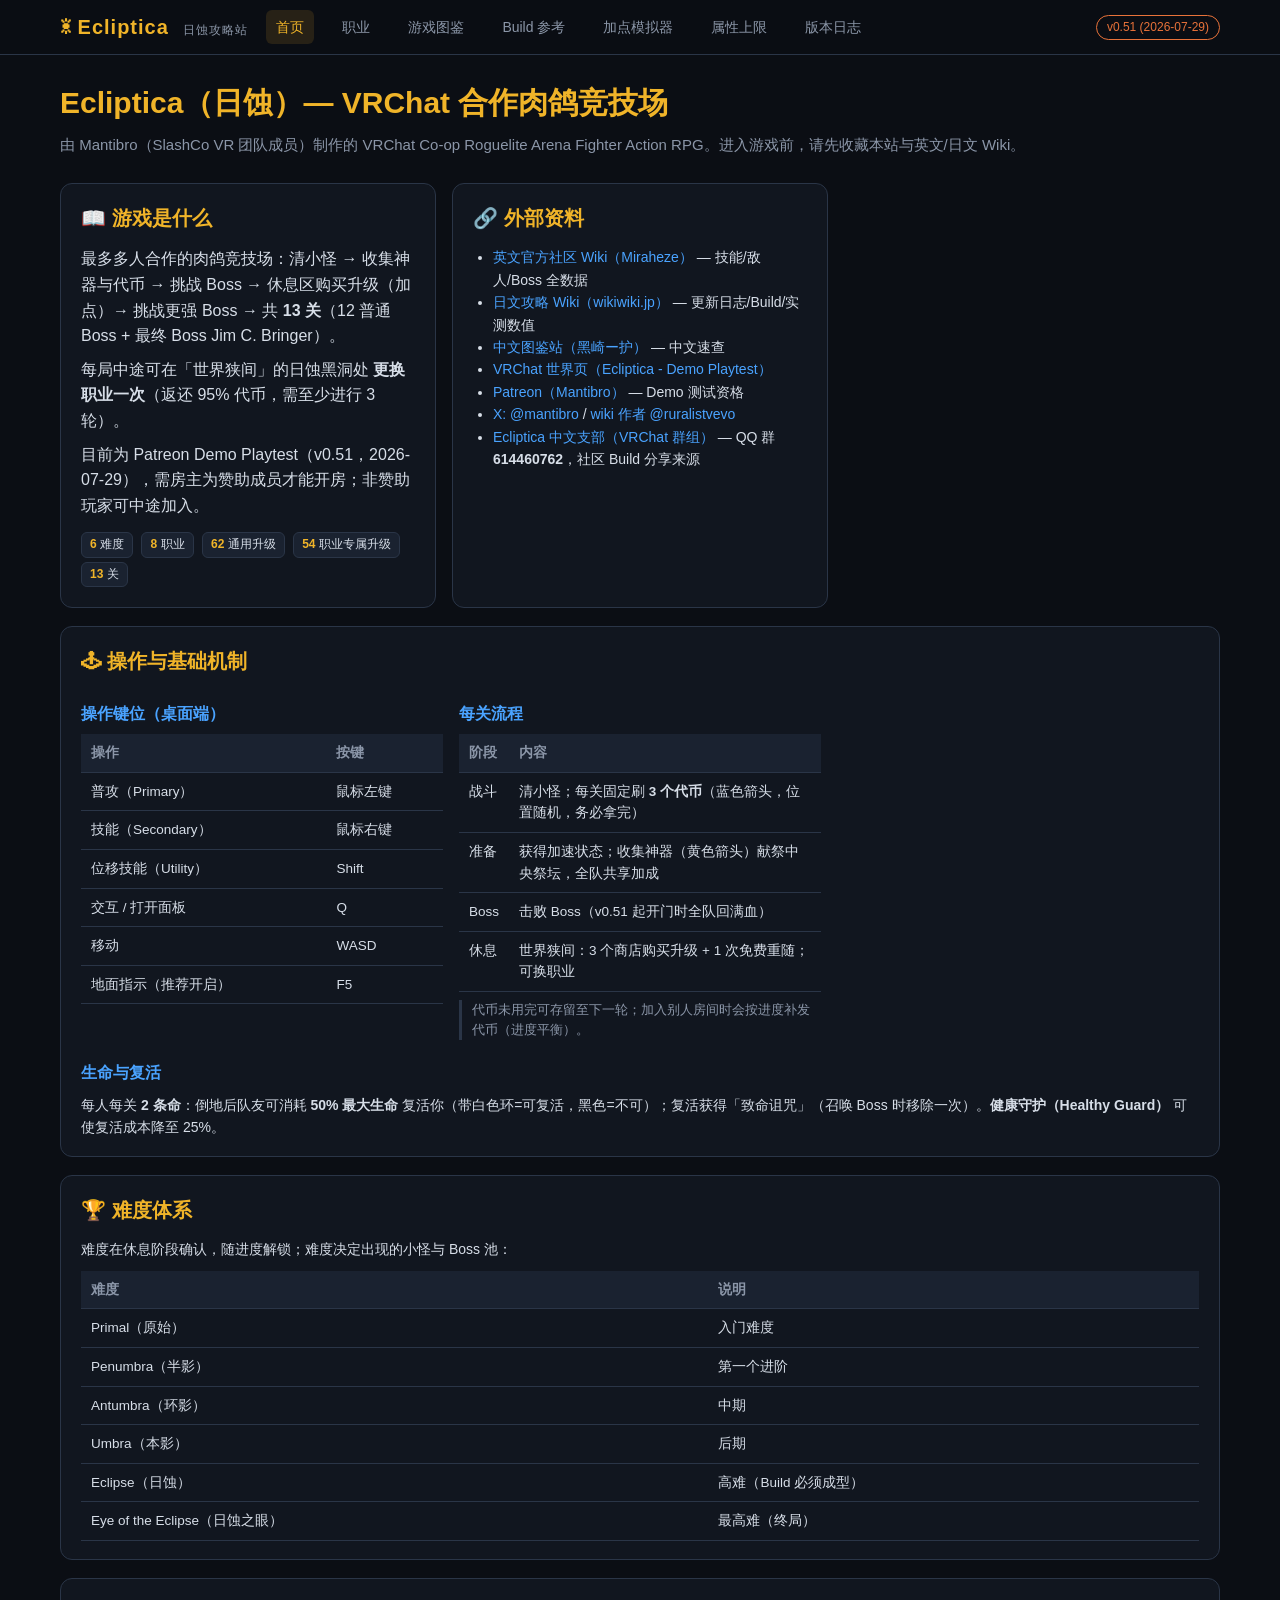
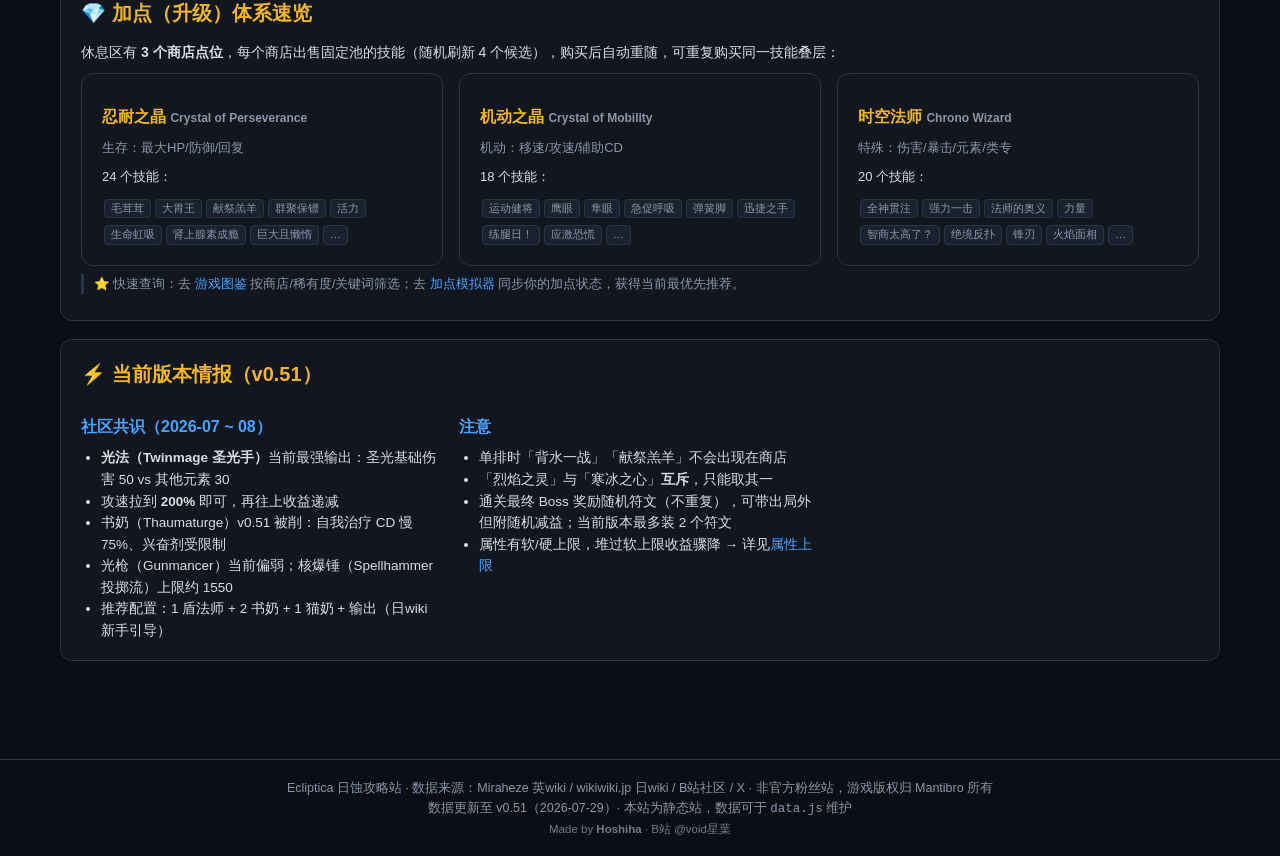
<file: index.html>
<!DOCTYPE html>
<html lang="zh-CN">
<head>
<meta charset="UTF-8">
<meta name="viewport" content="width=device-width, initial-scale=1, viewport-fit=cover">
<meta name="theme-color" content="#0b0e14">
<title>Ecliptica 日蚀攻略站 - VRChat 多人肉鸽</title>
<link rel="stylesheet" href="style.css?v=6">
</head>
<body>
<header>
  <nav class="nav">
    <div class="brand">☀ Ecliptica <small>日蚀攻略站</small></div>
    <a class="navlink active" href="index.html">首页</a>
    <a class="navlink" href="classes.html">职业</a>
    <a class="navlink" href="upgrades.html">游戏图鉴</a>
    <a class="navlink" href="builds.html">Build 参考</a>
    <a class="navlink" href="simulator.html">加点模拟器</a>
    <a class="navlink" href="stats.html">属性上限</a>
    <a class="navlink" href="changelog.html">版本日志</a>
    <span class="ver-tag" id="verTag"></span>
  </nav>
</header>
<main>
  <div class="page-head">
    <h1>Ecliptica（日蚀）— VRChat 合作肉鸽竞技场</h1>
    <p>由 Mantibro（SlashCo VR 团队成员）制作的 VRChat Co-op Roguelite Arena Fighter Action RPG。进入游戏前，请先收藏本站与英文/日文 Wiki。</p>
  </div>

  <div class="grid grid-2">
    <div class="card">
      <h2>📖 游戏是什么</h2>
      <p>最多多人合作的肉鸽竞技场：清小怪 → 收集神器与代币 → 挑战 Boss → 休息区购买升级（加点）→ 挑战更强 Boss → 共 <b>13 关</b>（12 普通 Boss + 最终 Boss Jim C. Bringer）。</p>
      <p style="margin-top:8px">每局中途可在「世界狭间」的日蚀黑洞处 <b>更换职业一次</b>（返还 95% 代币，需至少进行 3 轮）。</p>
      <p style="margin-top:8px">目前为 Patreon Demo Playtest（v0.51，2026-07-29），需房主为赞助成员才能开房；非赞助玩家可中途加入。</p>
      <div style="margin-top:12px">
        <span class="badge"><b>6</b> 难度</span>
        <span class="badge"><b>8</b> 职业</span>
        <span class="badge"><b>62</b> 通用升级</span>
        <span class="badge"><b>54</b> 职业专属升级</span>
        <span class="badge"><b>13</b> 关</span>
      </div>
    </div>

    <div class="card">
      <h2>🔗 外部资料</h2>
      <ul style="padding-left:20px; font-size:14px">
        <li><a href="https://ecliptica.miraheze.org/wiki/Main_Page" target="_blank">英文官方社区 Wiki（Miraheze）</a> — 技能/敌人/Boss 全数据</li>
        <li><a href="https://wikiwiki.jp/ecliptica/" target="_blank">日文攻略 Wiki（wikiwiki.jp）</a> — 更新日志/Build/实测数值</li>
        <li><a href="https://ecliptica.0862233.xyz" target="_blank">中文图鉴站（黑崎ー护）</a> — 中文速查</li>
        <li><a href="https://vrchat.com/home/world/wrld_0fb88df3-2057-4c2f-8e06-e948864378fd" target="_blank">VRChat 世界页（Ecliptica - Demo Playtest）</a></li>
        <li><a href="https://www.patreon.com/Mantibro" target="_blank">Patreon（Mantibro）</a> — Demo 测试资格</li>
        <li><a href="https://x.com/mantibro" target="_blank">X: @mantibro</a> / <a href="https://x.com/ruralistvevo" target="_blank">wiki 作者 @ruralistvevo</a></li>
        <li><a href="https://vrc.group/GAME.0421" target="_blank">Ecliptica 中文支部（VRChat 群组）</a> — QQ 群 <b>614460762</b>，社区 Build 分享来源</li>
      </ul>
    </div>
  </div>

  <div class="card">
    <h2>🕹 操作与基础机制</h2>
    <div class="grid grid-2">
      <div>
        <h3>操作键位（桌面端）</h3>
        <table>
          <tr><th>操作</th><th>按键</th></tr>
          <tr><td>普攻（Primary）</td><td>鼠标左键</td></tr>
          <tr><td>技能（Secondary）</td><td>鼠标右键</td></tr>
          <tr><td>位移技能（Utility）</td><td>Shift</td></tr>
          <tr><td>交互 / 打开面板</td><td>Q</td></tr>
          <tr><td>移动</td><td>WASD</td></tr>
          <tr><td>地面指示（推荐开启）</td><td>F5</td></tr>
        </table>
      </div>
      <div>
        <h3>每关流程</h3>
        <table>
          <tr><th>阶段</th><th>内容</th></tr>
          <tr><td>战斗</td><td>清小怪；每关固定刷 <b>3 个代币</b>（蓝色箭头，位置随机，务必拿完）</td></tr>
          <tr><td>准备</td><td>获得加速状态；收集神器（黄色箭头）献祭中央祭坛，全队共享加成</td></tr>
          <tr><td>Boss</td><td>击败 Boss（v0.51 起开门时全队回满血）</td></tr>
          <tr><td>休息</td><td>世界狭间：3 个商店购买升级 + 1 次免费重随；可换职业</td></tr>
        </table>
        <div class="tip">代币未用完可存留至下一轮；加入别人房间时会按进度补发代币（进度平衡）。</div>
      </div>
    </div>
    <h3>生命与复活</h3>
    <p style="font-size:14px">每人每关 <b>2 条命</b>：倒地后队友可消耗 <b>50% 最大生命</b> 复活你（带白色环=可复活，黑色=不可）；复活获得「致命诅咒」（召唤 Boss 时移除一次）。<b>健康守护（Healthy Guard）</b> 可使复活成本降至 25%。</p>
  </div>

  <div class="card">
    <h2>🏆 难度体系</h2>
    <p style="font-size:14px; margin-bottom:10px">难度在休息阶段确认，随进度解锁；难度决定出现的小怪与 Boss 池：</p>
    <table>
      <tr><th>难度</th><th>说明</th></tr>
      <tr><td>Primal（原始）</td><td>入门难度</td></tr>
      <tr><td>Penumbra（半影）</td><td>第一个进阶</td></tr>
      <tr><td>Antumbra（环影）</td><td>中期</td></tr>
      <tr><td>Umbra（本影）</td><td>后期</td></tr>
      <tr><td>Eclipse（日蚀）</td><td>高难（Build 必须成型）</td></tr>
      <tr><td>Eye of the Eclipse（日蚀之眼）</td><td>最高难（终局）</td></tr>
    </table>
  </div>

  <div class="card">
    <h2>💎 加点（升级）体系速览</h2>
    <p style="font-size:14px; margin-bottom:10px">休息区有 <b>3 个商店点位</b>，每个商店出售固定池的技能（随机刷新 4 个候选），购买后自动重随，可重复购买同一技能叠层：</p>
    <div class="grid grid-3" id="shopGrid"></div>
    <div class="tip">⭐ 快速查询：去 <a href="upgrades.html">游戏图鉴</a> 按商店/稀有度/关键词筛选；去 <a href="simulator.html">加点模拟器</a> 同步你的加点状态，获得当前最优先推荐。</div>
  </div>

  <div class="card">
    <h2>⚡ 当前版本情报（v0.51）</h2>
    <div class="grid grid-2" id="metaGrid"></div>
  </div>
</main>
<nav class="bottom-nav"><a href="index.html" class="active"><span class="bn-ico">🏠</span>首页</a><a href="classes.html" class=""><span class="bn-ico">⚔️</span>职业</a><a href="upgrades.html" class=""><span class="bn-ico">📖</span>图鉴</a><a href="builds.html" class=""><span class="bn-ico">🛠️</span>Build</a><a href="simulator.html" class=""><span class="bn-ico">🎯</span>模拟器</a><a href="stats.html" class=""><span class="bn-ico">📊</span>属性</a><a href="changelog.html" class=""><span class="bn-ico">📜</span>日志</a></nav>

<footer>
  Ecliptica 日蚀攻略站 · 数据来源：Miraheze 英wiki / wikiwiki.jp 日wiki / B站社区 / X · 非官方粉丝站，游戏版权归 Mantibro 所有<br>
  数据更新至 v0.51（2026-07-29）· 本站为静态站，数据可于 <code>data.js</code> 维护
<br><span style="color:var(--text-dim);opacity:.8;font-size:11.5px">Made by <b>Hoshiha</b> · B站 @void星葉</span>
</footer>
<script src="data.js"></script>
<script>
const D = ECLIPTICA_DATA;
document.getElementById('verTag').textContent = D.meta.version;

// 商店概览
document.getElementById('shopGrid').innerHTML = D.shops.map(s => `
  <div class="card" style="margin-bottom:0">
    <h3 style="color:var(--accent)">${s.zh} <span style="font-size:12px;color:var(--text-dim)">${s.en}</span></h3>
    <p style="font-size:13px;color:var(--text-dim)">${s.theme}</p>
    <p style="margin-top:8px;font-size:13px">${s.skills.length} 个技能：</p>
    <div style="margin-top:6px">${s.skills.slice(0,8).map(x => `<span class="tag">${x.zh}</span>`).join('')}${s.skills.length>8?'<span class="tag">…</span>':''}</div>
  </div>`).join('');

// 版本情报
document.getElementById('metaGrid').innerHTML = `
  <div>
    <h3>社区共识（2026-07 ~ 08）</h3>
    <ul style="padding-left:20px;font-size:13.5px">
      <li><b>光法（Twinmage 圣光手）</b>当前最强输出：圣光基础伤害 50 vs 其他元素 30</li>
      <li>攻速拉到 <b>200%</b> 即可，再往上收益递减</li>
      <li>书奶（Thaumaturge）v0.51 被削：自我治疗 CD 慢 75%、兴奋剂受限制</li>
      <li>光枪（Gunmancer）当前偏弱；核爆锤（Spellhammer 投掷流）上限约 1550</li>
      <li>推荐配置：1 盾法师 + 2 书奶 + 1 猫奶 + 输出（日wiki 新手引导）</li>
    </ul>
  </div>
  <div>
    <h3>注意</h3>
    <ul style="padding-left:20px;font-size:13.5px">
      <li>单排时「背水一战」「献祭羔羊」不会出现在商店</li>
      <li>「烈焰之灵」与「寒冰之心」<b>互斥</b>，只能取其一</li>
      <li>通关最终 Boss 奖励随机符文（不重复），可带出局外但附随机减益；当前版本最多装 2 个符文</li>
      <li>属性有软/硬上限，堆过软上限收益骤降 → 详见<a href="stats.html">属性上限</a></li>
    </ul>
  </div>`;
</script>
<script src="site.js?v=3"></script>
</body>
</html>
</file>
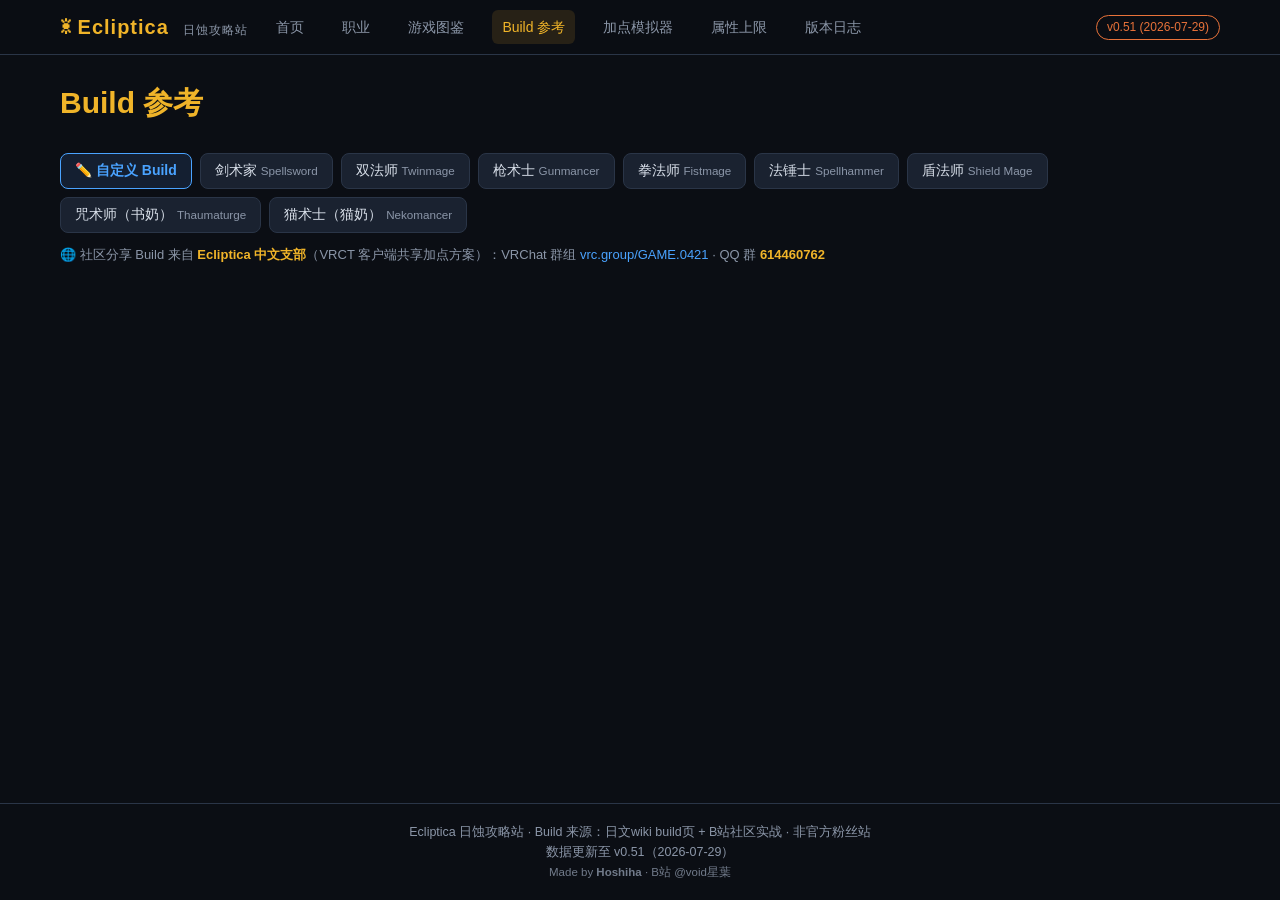
<file: builds.html>
<!DOCTYPE html>
<html lang="zh-CN">
<head>
<meta charset="UTF-8">
<meta name="viewport" content="width=device-width, initial-scale=1, viewport-fit=cover">
<meta name="theme-color" content="#0b0e14">
<title>Build 参考 - Ecliptica 日蚀攻略站</title>
<link rel="stylesheet" href="style.css?v=6">
</head>
<body class="build-page">
<header>
  <nav class="nav">
    <div class="brand">☀ Ecliptica <small>日蚀攻略站</small></div>
    <a class="navlink" href="index.html">首页</a>
    <a class="navlink" href="classes.html">职业</a>
    <a class="navlink" href="upgrades.html">游戏图鉴</a>
    <a class="navlink active" href="builds.html">Build 参考</a>
    <a class="navlink" href="simulator.html">加点模拟器</a>
    <a class="navlink" href="stats.html">属性上限</a>
    <a class="navlink" href="changelog.html">版本日志</a>
    <span class="ver-tag" id="verTag"></span>
  </nav>
</header>
<main>
  <div class="page-head">
    <h1>Build 参考</h1>
  </div>

  <div id="buildSummary" class="build-selection-summary">
    <div id="buildSummaryText">选择职业与 Build</div>
    <button id="buildChangeBtn" type="button">更换</button>
  </div>

  <nav id="buildTabs" style="display:flex; gap:8px; flex-wrap:wrap; margin-bottom:12px"></nav>
  <div style="display:flex;gap:8px;flex-wrap:wrap;margin-bottom:14px;align-items:center">
    <span style="color:var(--text-dim);font-size:13px">🌐 社区分享 Build 来自 <b style="color:var(--accent)">Ecliptica 中文支部</b>（VRCT 客户端共享加点方案）：VRChat 群组 <a href="https://vrc.group/GAME.0421" target="_blank" style="color:var(--blue)">vrc.group/GAME.0421</a> · QQ 群 <b style="color:var(--accent)">614460762</b></span>
  </div>
  <div id="archTabs" style="display:flex; gap:8px; flex-wrap:wrap; margin-bottom:16px"></div>

  <div id="buildList"></div>
</main>
<div id="buildDrawer" class="detail-modal">
  <div class="dm-box">
    <div class="dm-handle"></div>
    <div id="buildDrawerContent"></div>
  </div>
</div>
<div id="buildCtaBar" class="build-cta-bar"></div>
<footer>
  Ecliptica 日蚀攻略站 · Build 来源：日文wiki build页 + B站社区实战 · 非官方粉丝站<br>
  数据更新至 v0.51（2026-07-29）
<br><span style="color:var(--text-dim);opacity:.8;font-size:11.5px">Made by <b>Hoshiha</b> · B站 @void星葉</span>
</footer>
<nav class="bottom-nav"><a href="index.html" class=""><span class="bn-ico">🏠</span>首页</a><a href="classes.html" class=""><span class="bn-ico">⚔️</span>职业</a><a href="upgrades.html" class=""><span class="bn-ico">📖</span>图鉴</a><a href="builds.html" class="active"><span class="bn-ico">🛠️</span>Build</a><a href="simulator.html" class=""><span class="bn-ico">🎯</span>模拟器</a><a href="stats.html" class=""><span class="bn-ico">📊</span>属性</a><a href="changelog.html" class=""><span class="bn-ico">📜</span>日志</a></nav>
<script src="data.js"></script>
<script>
const D = ECLIPTICA_DATA;
document.getElementById('verTag').textContent = D.meta.version;

const skillName = id => {
  for (const s of D.shops) for (const sk of s.skills) if (sk.id === id) return {zh:sk.zh, en:sk.en};
  for (const c of D.classes) for (const sk of (D.class_upgrades[c.id]||[])) if (sk.id === id) return {zh:sk.zh, en:sk.en};
  return {zh:id, en:''};
};
const skillIcon = id => D.icons && D.icons[id] ? D.icons[id] : '';

let currentCls = null;
let currentArch = null;
let drawerLayer = 'class';
let drawerSource = 'guide';
const mobileMode = ('ontouchstart' in window) || navigator.maxTouchPoints > 0 || window.matchMedia('(max-width: 768px)').matches;
document.body.classList.toggle('mobile-mode', mobileMode);

function syncBuildUrl() {
  const p = new URLSearchParams();
  if (currentCls === '__custom__') p.set('custom', '1');
  else if (currentCls) p.set('cls', currentCls);
  if (currentArch) p.set('arch', currentArch);
  const query = p.toString();
  history.replaceState(null, '', location.pathname + (query ? `?${query}` : ''));
}

function updateBuildSummary() {
  const target = document.getElementById('buildSummaryText');
  if (!target) return;
  if (currentCls === '__custom__') target.textContent = `自定义 Build${customBuilds.length ? ` · ${customBuilds.length} 个` : ''}`;
  else if (!currentCls) target.textContent = '选择职业与 Build';
  else {
    const c = D.classes.find(x => x.id === currentCls);
    const b = currentArch ? buildOf2(currentCls, currentArch) : null;
    target.textContent = b ? `${c.zh} · ${b.archetype}` : `${c.zh} · 请选择流派`;
  }
}

// 自定义 Build（与模拟器同 key 的 localStorage）
const CUSTOM_KEY = 'ecliptica_custom_builds_v1';
let customBuilds = [];
function loadCustomBuilds() {
  try { customBuilds = JSON.parse(localStorage.getItem(CUSTOM_KEY)) || []; }
  catch(e) { customBuilds = []; }
}
loadCustomBuilds();

const runeName = id => { const r = D.runes.find(x => x.id === id); return r ? r.zh : id; };
const artName = id => { const a = D.artifacts.find(x => x.id === id); return a ? a.zh : id; };
const clsName = id => { const c = D.classes.find(x => x.id === id); return c ? c.zh : id; };

// 职业 tabs（最前面加"自定义 Build"栏目）
const tabs = document.getElementById('buildTabs');
tabs.insertAdjacentHTML('afterbegin', `<button data-cls="__custom__" style="background:rgba(86,156,255,.12);border:1px solid var(--blue);color:var(--blue);padding:8px 14px;border-radius:8px;cursor:pointer;font-size:14px;font-weight:600">✏️ 自定义 Build ${customBuilds.length ? `<small>(${customBuilds.length})</small>` : ''}</button>`);
D.classes.forEach(c => {
  tabs.insertAdjacentHTML('beforeend', `<button data-cls="${c.id}" style="background:var(--bg3);border:1px solid var(--border);color:var(--text);padding:8px 14px;border-radius:8px;cursor:pointer;font-size:14px">${c.zh} <small style="color:var(--text-dim)">${c.en}</small></button>`);
});

function buildOf2(clsId, archId) {
  if (archId && archId.startsWith('vrct_')) return (D.vrct_builds||[]).find(b => b.classId === clsId && b.archetypeId === archId) || null;
  return D.builds.find(b => b.classId === clsId && b.archetypeId === archId);
}

// ---------- 分级选择：职业层 → 流派层 → 选中收起（点击已选项 = 取消该级选择） ----------
function clsBtnHtml(cid, active, tag) {
  const c = D.classes.find(x => x.id === cid);
  return `<button data-cls="${cid}" style="background:${active?'rgba(240,180,41,.15)':'var(--bg3)'};border:1px solid ${active?'var(--accent)':'var(--border)'};color:${active?'var(--accent)':'var(--text)'};padding:8px 14px;border-radius:8px;cursor:pointer;font-size:14px">${tag}${c.zh} <small style="color:var(--text-dim)">${c.en}</small></button>`;
}
function archBtnHtml(archId, name, tag, active) {
  return `<button data-arch="${archId}" style="background:${active?'rgba(240,180,41,.15)':'var(--bg3)'};border:1px solid ${active?'var(--accent)':'var(--border)'};color:${active?'var(--accent)':'var(--text)'};padding:7px 12px;border-radius:8px;cursor:pointer;font-size:13.5px">${tag}${name}</button>`;
}
function renderClsBar() {
  const bar = document.getElementById('buildTabs');
  if (currentCls) {
    // 已选职业：只保留当前职业按钮（+ 取消提示）
    bar.innerHTML = (currentCls === '__custom__')
      ? `<button data-cls="__custom__" style="background:rgba(86,156,255,.12);border:1px solid var(--blue);color:var(--blue);padding:8px 14px;border-radius:8px;cursor:pointer;font-size:14px;font-weight:600">✏️ 自定义 Build ${customBuilds.length ? `<small>(${customBuilds.length})</small>` : ''} <small style="opacity:.7">✓ 点此取消</small></button>`
      : clsBtnHtml(currentCls, true, '') + ` <small style="color:var(--text-dim);font-size:12px;align-self:center">✓ 点职业按钮取消选择</small>`;
  } else {
    // 未选职业：全部职业按钮 + 自定义入口
    bar.innerHTML = `<button data-cls="__custom__" style="background:rgba(86,156,255,.12);border:1px solid var(--blue);color:var(--blue);padding:8px 14px;border-radius:8px;cursor:pointer;font-size:14px;font-weight:600">✏️ 自定义 Build ${customBuilds.length ? `<small>(${customBuilds.length})</small>` : ''}</button>`
      + D.classes.map(c => clsBtnHtml(c.id, false, '')).join('');
  }
  bar.querySelectorAll('button[data-cls]').forEach(btn => btn.onclick = () => {
    if (btn.dataset.cls === currentCls) {
      // 点击已选职业 = 取消选择（联动清除流派）
      currentCls = null;
      currentArch = null;
      document.getElementById('archTabs').innerHTML = '';
      document.getElementById('buildList').innerHTML = '';
      renderClsBar();
      syncBuildUrl();
      updateBuildSummary();
      return;
    }
    // 选择职业：收起其他职业，展开该职业全部流派
    currentCls = btn.dataset.cls;
    currentArch = null;
    syncBuildUrl();
    renderClsBar();
    if (currentCls === '__custom__') {
      document.getElementById('archTabs').innerHTML = '';
      renderCustomList();
    } else {
      fillArchTabs(true);
      renderBuild();
    }
  });
}
function fillArchTabs(expanded) {
  const box = document.getElementById('archTabs');
  if (!currentCls || currentCls === '__custom__') { box.innerHTML = ''; return; }
  const bs = D.builds.filter(b => b.classId === currentCls);
  const vbs = (D.vrct_builds||[]).filter(b => b.classId === currentCls);
  const archList = bs.map(b => ({ id: b.archetypeId, name: b.archetype, tag: '' }))
    .concat(vbs.map(b => ({ id: b.archetypeId, name: b.archetype, tag: '🌐 ' })));
  if (currentArch && !expanded) {
    // 已选流派：只保留当前流派按钮（点击 = 取消选择 → 展开全部）
    const sel = archList.find(a => a.id === currentArch);
    if (sel) box.innerHTML = archBtnHtml(sel.id, sel.name, sel.tag, true) + ` <small style="color:var(--text-dim);font-size:12px;align-self:center">✓ 点流派按钮取消选择</small>`;
    else box.innerHTML = '';
  } else {
    box.innerHTML = '<span style="color:var(--text-dim);font-size:13px;align-self:center">流派：</span>'
      + archList.map(a => archBtnHtml(a.id, a.name, a.tag, a.id === currentArch)).join('');
  }
  box.querySelectorAll('button[data-arch]').forEach(btn => btn.onclick = () => {
    if (btn.dataset.arch === currentArch) {
      // 点击已选流派 = 取消选择 → 展开全部流派
      currentArch = null;
      fillArchTabs(true);
      renderBuild();
      syncBuildUrl();
      return;
    }
    // 选择流派：收起其他流派，显示详情
    currentArch = btn.dataset.arch;
    fillArchTabs(false);
    renderBuild();
    syncBuildUrl();
  });
}

// 自定义 Build 栏目：全部自定义方案列表
function renderCustomList() {
  document.getElementById('buildCtaBar').style.display = 'none';
  updateBuildSummary();
  syncBuildUrl();
  document.getElementById('archTabs').innerHTML = '';
  if (!customBuilds.length) {
    document.getElementById('buildList').innerHTML = `<div class="card"><h2>✏️ 自定义 Build</h2>
      <p style="color:var(--text-dim);font-size:14px">还没有保存的自定义 Build。<br><br>在 <a href="simulator.html" style="color:var(--blue)">加点模拟器</a> 中完成加点（≥21 点）后，点「💾 存为自定义 Build」即可在这里查看和管理。</p></div>`;
    return;
  }
  const html = customBuilds.map(b => {
    const total = (b.must||[]).reduce((a,m)=>a+(m.count||0),0);
    const runesTxt = (b.runes||[]).map((rid,i)=>`<span class="badge">符文${i+1}：${runeName(rid)}（×${i+1}）</span>`).join('') || '<span style="color:var(--text-dim)">无</span>';
    const artsTxt = (b.artifacts||[]).map(([aid,n])=>`<span class="badge">${artName(aid)}×${n}</span>`).join('') || '<span style="color:var(--text-dim)">无</span>';
    return `<div class="card">
      <h2>✏️ ${b.archetype} <span style="font-size:13px;color:var(--text-dim)">${clsName(b.classId)} · 自定义</span>
        <button data-del="${b.archetypeId}" style="float:right;background:none;border:1px solid var(--red);color:var(--red);padding:3px 10px;border-radius:6px;cursor:pointer;font-size:12px">🗑 删除</button></h2>
      <p style="font-size:13px;color:var(--text-dim)">${b.note||''} · 来源：${b.source}</p>
      <div class="build-block build-must">
        <h4 style="color:var(--red)">🟥 技能加点（共 ${total} 层 / ${(b.must||[]).length} 项）</h4>
        ${(b.must||[]).map(it => { const n = skillName(it.id); const cnt = it.count ? `<span class="cnt">×${it.count}</span>` : ''; return `<div class="build-item">${cnt} <b>${n.zh}</b> <span class="en">${n.en}</span> — <span class="why">${it.reason}</span></div>`; }).join('')}
      </div>
      <div class="build-block">
        <h4 style="color:var(--blue)">🔷 符文（按槽位倍率）</h4>
        <div style="padding:4px 0">${runesTxt}</div>
      </div>
      <div class="build-block">
        <h4 style="color:var(--accent)">🏺 神器（跨小局累积）</h4>
        <div style="padding:4px 0">${artsTxt}</div>
      </div>
      <p style="font-size:13px;color:var(--text-dim)">${b.playstyle||''}</p>
    </div>`;
  }).join('');
  document.getElementById('buildList').innerHTML = html;
  document.querySelectorAll('[data-del]').forEach(btn => btn.onclick = () => {
    if (!confirm(`删除自定义 Build「${customBuilds.find(x=>x.archetypeId===btn.dataset.del).archetype}」？`)) return;
    customBuilds = customBuilds.filter(x => x.archetypeId !== btn.dataset.del);
    try { localStorage.setItem(CUSTOM_KEY, JSON.stringify(customBuilds)); } catch(e) {}
    tabs.querySelector('[data-cls="__custom__"]').innerHTML = `✏️ 自定义 Build ${customBuilds.length ? `<small>(${customBuilds.length})</small>` : ''}`;
    renderCustomList();
  });
}

function closeBuildDrawer() {
  document.getElementById('buildDrawer').classList.remove('show');
  document.body.classList.remove('modal-open');
}
function openBuildDrawer() {
  drawerLayer = 'class';
  renderBuildDrawer();
  document.getElementById('buildDrawer').classList.add('show');
  document.body.classList.add('modal-open');
}
function renderBuildDrawer() {
  const target = document.getElementById('buildDrawerContent');
  const back = drawerLayer === 'class' ? '' : `<button class="dm-cancel" data-drawer-back="${drawerLayer === 'arch' ? 'source' : 'class'}">← 返回</button>`;
  let html = `<div class="build-drawer-head">${back}<h3>${drawerLayer === 'class' ? '选择职业' : drawerLayer === 'source' ? '选择来源' : '选择 Build'}</h3><button class="dm-cancel" data-drawer-close>关闭</button></div>`;
  if (drawerLayer === 'class') {
    html += `<div class="build-drawer-options"><button class="build-drawer-option ${currentCls === '__custom__' ? 'active' : ''}" data-drawer-cls="__custom__">⚙ 自定义 Build</button>${D.classes.map(c => `<button class="build-drawer-option ${currentCls === c.id ? 'active' : ''}" data-drawer-cls="${c.id}">${c.zh}<span>${c.en}</span></button>`).join('')}</div>`;
  } else if (drawerLayer === 'source') {
    const guide = D.builds.filter(b => b.classId === currentCls);
    const community = (D.vrct_builds||[]).filter(b => b.classId === currentCls);
    const custom = currentCls === '__custom__' ? customBuilds : customBuilds.filter(b => b.classId === currentCls);
    html += `<div class="build-drawer-options">${guide.length ? `<button class="build-drawer-option ${drawerSource === 'guide' ? 'active' : ''}" data-drawer-source="guide">📖 图鉴推荐<span>${guide.length} 个 Build</span></button>` : ''}${community.length ? `<button class="build-drawer-option ${drawerSource === 'community' ? 'active' : ''}" data-drawer-source="community">🤝 社区分享<span>${community.length} 个 Build</span></button>` : ''}${custom.length ? `<button class="build-drawer-option ${drawerSource === 'custom' ? 'active' : ''}" data-drawer-source="custom">⚙ 自定义<span>${custom.length} 个 Build</span></button>` : ''}</div>`;
  } else {
    let options = [];
    if (drawerSource === 'guide') options = D.builds.filter(b => b.classId === currentCls);
    if (drawerSource === 'community') options = (D.vrct_builds||[]).filter(b => b.classId === currentCls);
    if (drawerSource === 'custom') options = currentCls === '__custom__' ? customBuilds : customBuilds.filter(b => b.classId === currentCls);
    html += `<div class="build-drawer-options">${options.map(b => `<button class="build-drawer-option ${currentArch === b.archetypeId ? 'active' : ''}" data-drawer-arch="${b.archetypeId}">${b.archetype}<span>${b.title||b.source||''}</span></button>`).join('')}</div>`;
  }
  target.innerHTML = html;
  target.querySelectorAll('[data-drawer-close]').forEach(btn => btn.onclick = closeBuildDrawer);
  target.querySelectorAll('[data-drawer-back]').forEach(btn => btn.onclick = () => { drawerLayer = btn.dataset.drawerBack; renderBuildDrawer(); });
  target.querySelectorAll('[data-drawer-cls]').forEach(btn => btn.onclick = () => {
    currentCls = btn.dataset.drawerCls;
    currentArch = null;
    syncBuildUrl();
    renderClsBar();
    if (currentCls === '__custom__') { drawerSource = 'custom'; drawerLayer = 'source'; renderBuildDrawer(); }
    else { drawerSource = 'guide'; drawerLayer = 'source'; renderBuild(); renderBuildDrawer(); }
  });
  target.querySelectorAll('[data-drawer-source]').forEach(btn => btn.onclick = () => {
    drawerSource = btn.dataset.drawerSource;
    drawerLayer = 'arch';
    currentArch = null;
    renderBuildDrawer();
  });
  target.querySelectorAll('[data-drawer-arch]').forEach(btn => btn.onclick = () => {
    currentArch = btn.dataset.drawerArch;
    if (drawerSource === 'custom') { renderCustomList(); closeBuildDrawer(); return; }
    renderBuild();
    fillArchTabs(false);
    syncBuildUrl();
    closeBuildDrawer();
  });
}
document.getElementById('buildChangeBtn').onclick = openBuildDrawer;
document.getElementById('buildDrawer').addEventListener('click', e => { if (e.target.id === 'buildDrawer') closeBuildDrawer(); });

function renderBuild() {
  const b = buildOf2(currentCls, currentArch);
  if (!b) {
    document.getElementById('buildCtaBar').style.display = 'none';
    updateBuildSummary();
    document.getElementById('buildList').innerHTML = currentCls
      ? `<div class="card"><p style="color:var(--text-dim);font-size:14px">👆 选择一个流派查看 Build 详情。</p></div>`
      : '';
    return;
  }
  const c = D.classes.find(x => x.id === b.classId);
  const block = (title, items, cls, headColor) => items && items.length ? `
    <details class="build-section ${cls}" ${cls === 'build-must' ? 'open' : ''}>
      <summary style="color:${headColor}">${title}</summary>
      ${items.map(it => {
        const n = skillName(it.id);
        const cnt = it.count ? `<span class="cnt">×${it.count}</span>` : '';
        return `<div class="build-item">${cnt} <b>${n.zh}</b> <span class="en">${n.en}</span> — <span class="why">${it.reason}</span></div>`;
      }).join('')}
    </details>` : '';
  document.getElementById('buildList').innerHTML = `
    <div class="card">
      <h2>${c.zh}（${c.en}）· ${b.archetype} <span style="font-size:13px;color:var(--text-dim)">${b.title}</span></h2>
      <p style="font-size:13px;color:var(--text-dim)">适用版本：<b style="color:var(--accent)">${b.patch}</b> · 来源：${b.source}</p>
      ${block('🟥 必须（最终形态核心）', b.must, 'build-must', 'var(--red)')}
      ${block('🟦 准必须 / 可选（后期溢出优先补）', b.nice, 'build-nice', 'var(--blue)')}
      ${block('⬛ 不要（浪费点数 / 副作用大）', b.avoid, 'build-avoid', 'var(--text-dim)')}
      <h3>玩法要点</h3>
      <p style="font-size:14px">${b.playstyle}</p>
      ${b.reroll ? `<h3>Reroll / 商店策略</h3><p style="font-size:14px">${b.reroll}</p>` : ''}
      <a class="build-inline-cta" href="simulator.html?cls=${c.id}&arch=${b.archetypeId}">🎯 在模拟器中使用此 Build</a>
      <div class="tip">💡 把该方案作为「最终目标」在 <a href="simulator.html?cls=${c.id}&arch=${b.archetypeId}">加点模拟器</a> 中对照：模拟器会按你当前加点状态给出接下来的优先级推荐。</div>
    </div>`;
  const renderedItems = [...(b.must||[]), ...(b.nice||[]), ...(b.avoid||[])];
  document.querySelectorAll('#buildList .build-item').forEach((row, index) => {
    const icon = skillIcon(renderedItems[index] && renderedItems[index].id);
    if (icon) row.insertAdjacentHTML('afterbegin', `<span class="build-skill-icon"><img src="${icon}" alt="" loading="lazy"></span>`);
  });
  const cta = document.getElementById('buildCtaBar');
  cta.innerHTML = `<a href="simulator.html?cls=${c.id}&arch=${b.archetypeId}">🎯 在模拟器中使用此 Build</a>`;
  cta.style.display = 'block';
  updateBuildSummary();
  syncBuildUrl();
}

// 初始化：URL 参数定位（无参数时显示全部职业）
const q = new URLSearchParams(location.search);
const qCls = q.get('cls');
const qCustom = q.get('custom') === '1';
let hashCls = '';
try { hashCls = location.hash ? decodeURIComponent(location.hash.slice(1)) : ''; } catch(e) {}
const qArch = q.get('arch');
currentCls = qCustom ? '__custom__' : (qCls && D.classes.some(c=>c.id===qCls)) ? qCls
  : (hashCls && D.classes.some(c=>c.id===hashCls)) ? hashCls : null;
currentArch = null;
renderClsBar();
if (currentCls) {
  if (currentCls === '__custom__') { renderCustomList(); }
  else {
    const bs0 = D.builds.filter(b => b.classId === currentCls);
    const vbs0 = (D.vrct_builds||[]).filter(b => b.classId === currentCls);
    const all = bs0.map(b=>b.archetypeId).concat(vbs0.map(b=>b.archetypeId));
    currentArch = (qArch && all.includes(qArch)) ? qArch : null;
    drawerSource = currentArch && vbs0.some(b => b.archetypeId === currentArch) ? 'community' : 'guide';
    fillArchTabs(!!currentArch);
    renderBuild();
  }
}
updateBuildSummary();
syncBuildUrl();
</script>
<script src="site.js?v=3"></script>
</body>
</html>
</file>
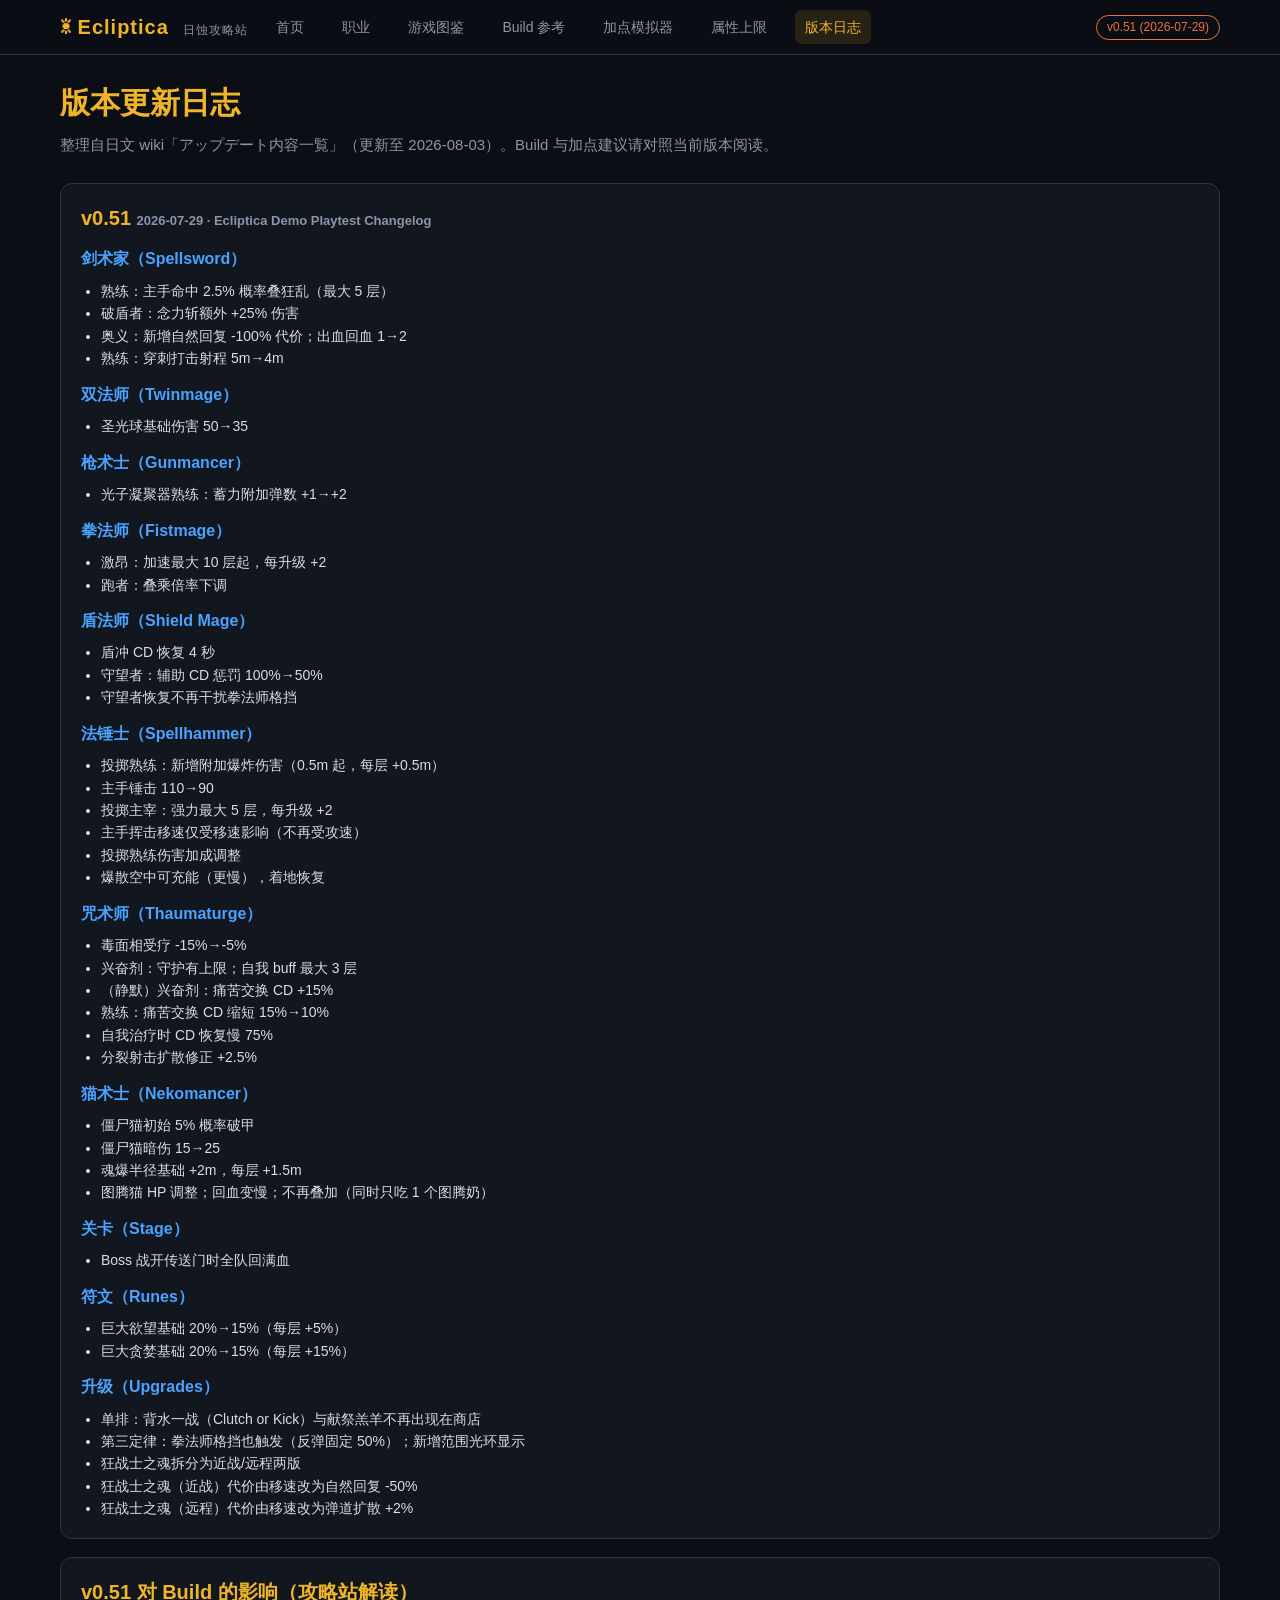
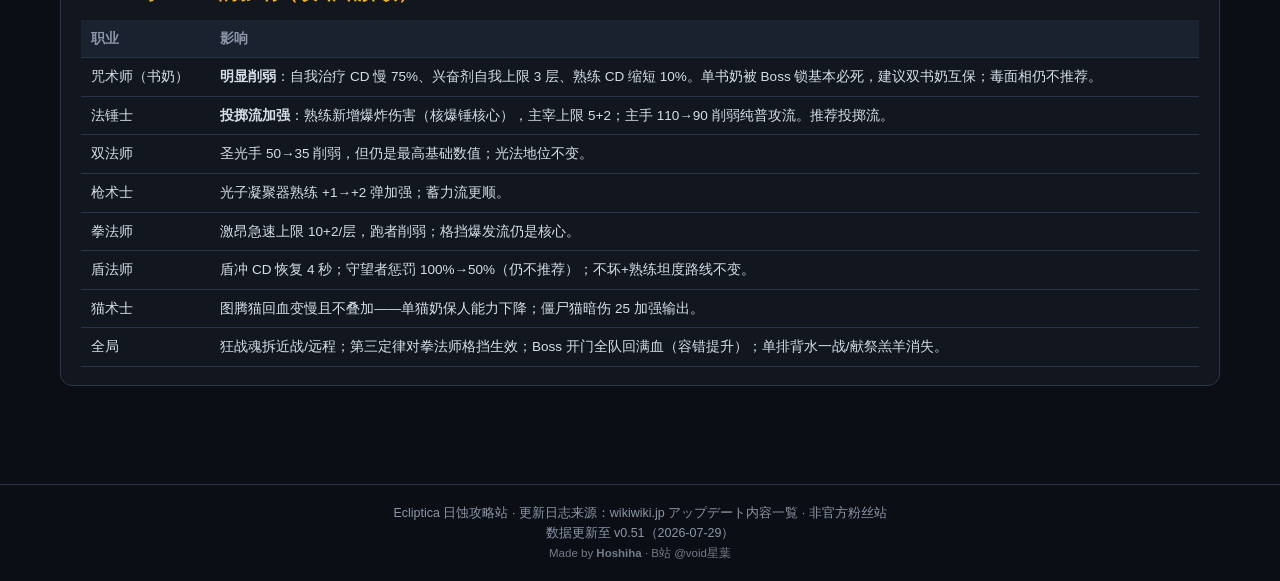
<file: changelog.html>
<!DOCTYPE html>
<html lang="zh-CN">
<head>
<meta charset="UTF-8">
<meta name="viewport" content="width=device-width, initial-scale=1, viewport-fit=cover">
<meta name="theme-color" content="#0b0e14">
<title>版本日志 - Ecliptica 日蚀攻略站</title>
<link rel="stylesheet" href="style.css?v=6">
</head>
<body>
<header>
  <nav class="nav">
    <div class="brand">☀ Ecliptica <small>日蚀攻略站</small></div>
    <a class="navlink" href="index.html">首页</a>
    <a class="navlink" href="classes.html">职业</a>
    <a class="navlink" href="upgrades.html">游戏图鉴</a>
    <a class="navlink" href="builds.html">Build 参考</a>
    <a class="navlink" href="simulator.html">加点模拟器</a>
    <a class="navlink" href="stats.html">属性上限</a>
    <a class="navlink active" href="changelog.html">版本日志</a>
    <span class="ver-tag" id="verTag"></span>
  </nav>
</header>
<main>
  <div class="page-head">
    <h1>版本更新日志</h1>
    <p>整理自日文 wiki「アップデート内容一覧」（更新至 2026-08-03）。Build 与加点建议请对照当前版本阅读。</p>
  </div>
  <div id="logList"></div>

  <div class="card">
    <h2>v0.51 对 Build 的影响（攻略站解读）</h2>
    <table>
      <tr><th>职业</th><th>影响</th></tr>
      <tr><td>咒术师（书奶）</td><td><b>明显削弱</b>：自我治疗 CD 慢 75%、兴奋剂自我上限 3 层、熟练 CD 缩短 10%。单书奶被 Boss 锁基本必死，建议双书奶互保；毒面相仍不推荐。</td></tr>
      <tr><td>法锤士</td><td><b>投掷流加强</b>：熟练新增爆炸伤害（核爆锤核心），主宰上限 5+2；主手 110→90 削弱纯普攻流。推荐投掷流。</td></tr>
      <tr><td>双法师</td><td>圣光手 50→35 削弱，但仍是最高基础数值；光法地位不变。</td></tr>
      <tr><td>枪术士</td><td>光子凝聚器熟练 +1→+2 弹加强；蓄力流更顺。</td></tr>
      <tr><td>拳法师</td><td>激昂急速上限 10+2/层，跑者削弱；格挡爆发流仍是核心。</td></tr>
      <tr><td>盾法师</td><td>盾冲 CD 恢复 4 秒；守望者惩罚 100%→50%（仍不推荐）；不坏+熟练坦度路线不变。</td></tr>
      <tr><td>猫术士</td><td>图腾猫回血变慢且不叠加——单猫奶保人能力下降；僵尸猫暗伤 25 加强输出。</td></tr>
      <tr><td>全局</td><td>狂战魂拆近战/远程；第三定律对拳法师格挡生效；Boss 开门全队回满血（容错提升）；单排背水一战/献祭羔羊消失。</td></tr>
    </table>
  </div>
</main>
<nav class="bottom-nav"><a href="index.html" class=""><span class="bn-ico">🏠</span>首页</a><a href="classes.html" class=""><span class="bn-ico">⚔️</span>职业</a><a href="upgrades.html" class=""><span class="bn-ico">📖</span>图鉴</a><a href="builds.html" class=""><span class="bn-ico">🛠️</span>Build</a><a href="simulator.html" class=""><span class="bn-ico">🎯</span>模拟器</a><a href="stats.html" class=""><span class="bn-ico">📊</span>属性</a><a href="changelog.html" class="active"><span class="bn-ico">📜</span>日志</a></nav>

<footer>
  Ecliptica 日蚀攻略站 · 更新日志来源：wikiwiki.jp アップデート内容一覧 · 非官方粉丝站<br>
  数据更新至 v0.51（2026-07-29）
<br><span style="color:var(--text-dim);opacity:.8;font-size:11.5px">Made by <b>Hoshiha</b> · B站 @void星葉</span>
</footer>
<script src="data.js"></script>
<script>
const D = ECLIPTICA_DATA;
document.getElementById('verTag').textContent = D.meta.version;
document.getElementById('logList').innerHTML = D.changelog.map(v => `
  <div class="card">
    <h2>${v.version} <span style="font-size:13px;color:var(--text-dim)">${v.date} · ${v.title}</span></h2>
    ${v.items.map(g => `
      <h3>${g.zh}（${g.cls}）</h3>
      <ul style="padding-left:20px; font-size:14px">${g.items.map(i => `<li>${i}</li>`).join('')}</ul>
    `).join('')}
  </div>`).join('');
</script>
<script src="site.js?v=3"></script>
</body>
</html>
</file>
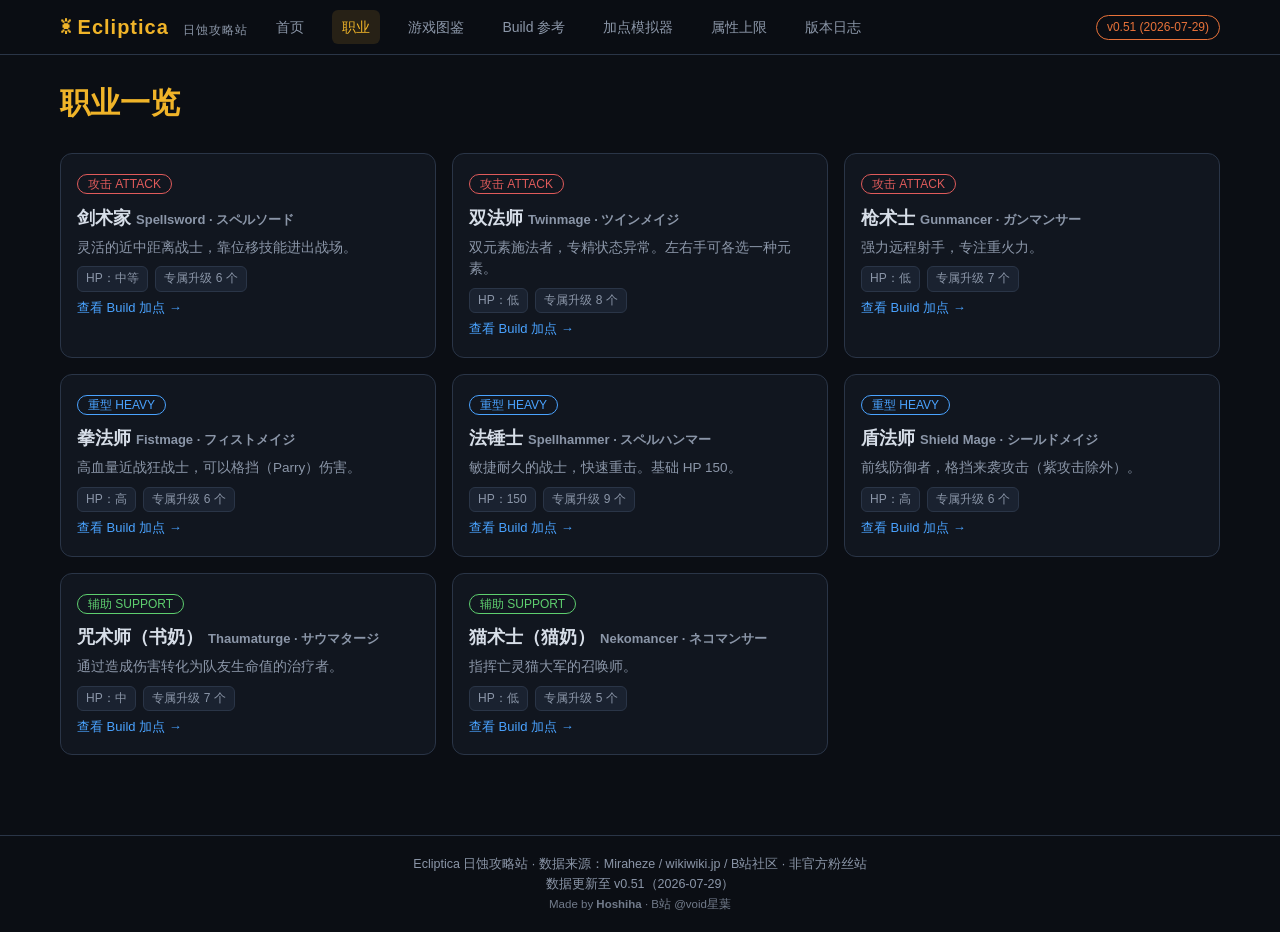
<file: classes.html>
<!DOCTYPE html>
<html lang="zh-CN">
<head>
<meta charset="UTF-8">
<meta name="viewport" content="width=device-width, initial-scale=1, viewport-fit=cover">
<meta name="theme-color" content="#0b0e14">
<title>职业 - Ecliptica 日蚀攻略站</title>
<link rel="stylesheet" href="style.css?v=6">
</head>
<body>
<header>
  <nav class="nav">
    <div class="brand">☀ Ecliptica <small>日蚀攻略站</small></div>
    <a class="navlink" href="index.html">首页</a>
    <a class="navlink active" href="classes.html">职业</a>
    <a class="navlink" href="upgrades.html">游戏图鉴</a>
    <a class="navlink" href="builds.html">Build 参考</a>
    <a class="navlink" href="simulator.html">加点模拟器</a>
    <a class="navlink" href="stats.html">属性上限</a>
    <a class="navlink" href="changelog.html">版本日志</a>
    <span class="ver-tag" id="verTag"></span>
  </nav>
</header>
<main>
  <div class="page-head">
    <h1>职业一览</h1>
  </div>

  <div class="grid grid-3" id="classGrid"></div>

  <div class="card" id="classDetail" style="display:none; margin-top:20px"></div>
</main>
<nav class="bottom-nav"><a href="index.html" class=""><span class="bn-ico">🏠</span>首页</a><a href="classes.html" class="active"><span class="bn-ico">⚔️</span>职业</a><a href="upgrades.html" class=""><span class="bn-ico">📖</span>图鉴</a><a href="builds.html" class=""><span class="bn-ico">🛠️</span>Build</a><a href="simulator.html" class=""><span class="bn-ico">🎯</span>模拟器</a><a href="stats.html" class=""><span class="bn-ico">📊</span>属性</a><a href="changelog.html" class=""><span class="bn-ico">📜</span>日志</a></nav>

<footer>
  Ecliptica 日蚀攻略站 · 数据来源：Miraheze / wikiwiki.jp / B站社区 · 非官方粉丝站<br>
  数据更新至 v0.51（2026-07-29）
<br><span style="color:var(--text-dim);opacity:.8;font-size:11.5px">Made by <b>Hoshiha</b> · B站 @void星葉</span>
</footer>
<script src="data.js"></script>
<script>
const D = ECLIPTICA_DATA;
document.getElementById('verTag').textContent = D.meta.version;

const roleNames = {ATTACK:'攻击', HEAVY:'重型', SUPPORT:'辅助'};

// 职业卡片
document.getElementById('classGrid').innerHTML = D.classes.map(c => `
  <div class="class-card" data-id="${c.id}">
    <span class="role role-${c.role}">${roleNames[c.role]} ${c.role}</span>
    <h3>${c.zh} <span class="en">${c.en} · ${c.jp}</span></h3>
    <p>${c.descZh}</p>
    <p style="margin-top:6px"><span class="badge">HP：${c.hp}</span>
    ${(D.class_upgrades[c.id]||[]).length ? `<span class="badge">专属升级 ${D.class_upgrades[c.id].length} 个</span>` : ''}</p>
    <a href="builds.html?cls=${c.id}" style="font-size:13px">查看 Build 加点 →</a>
  </div>`).join('');

// 点击卡片展开详情
document.querySelectorAll('.class-card').forEach(el => {
  el.style.cursor = 'pointer';
  el.addEventListener('click', () => showClass(el.dataset.id));
});

function showClass(id) {
  const c = D.classes.find(x => x.id === id);
  const ups = D.class_upgrades[id] || [];
  const box = document.getElementById('classDetail');
  box.style.display = 'block';
  box.innerHTML = `
    <h2>${c.zh}（${c.en} / ${c.jp}）<span class="role role-${c.role}">${roleNames[c.role]}</span></h2>
    <p style="margin-bottom:10px">${c.descZh} <span class="en">${c.desc}</span></p>
    <h3>技能</h3>
    <div class="table-scroll"><table>
      <tr><th>类型</th><th>技能</th><th>说明</th></tr>
      ${c.skills.map(s => `<tr><td><b>${s.type}</b></td><td>${s.zh}<span class="en">${s.en}</span></td><td>${s.desc}</td></tr>`).join('')}
    </table></div>
    <h3>职业专属升级（${ups.length} 个）</h3>
    <div class="table-scroll"><table>
      <tr><th>稀有度</th><th>技能</th><th>效果</th><th>备注</th></tr>
      ${ups.map(u => `<tr>
        <td><span class="rar rar-${u.rarity}">${u.rarity}</span></td>
        <td>${u.zh}<span class="en">${u.en}</span><span class="jp">${u.jp}</span></td>
        <td>${u.descZh}</td>
        <td>${u.notes || ''}</td>
      </tr>`).join('')}
    </table></div>
    <div class="tip">在游戏内请以英文名对照（${c.en}：${c.skills.map(s=>s.en).join(' / ')}）。</div>`;
  box.scrollIntoView({behavior:'smooth', block:'start'});
}
</script>
<script src="site.js?v=3"></script>
</body>
</html>
</file>
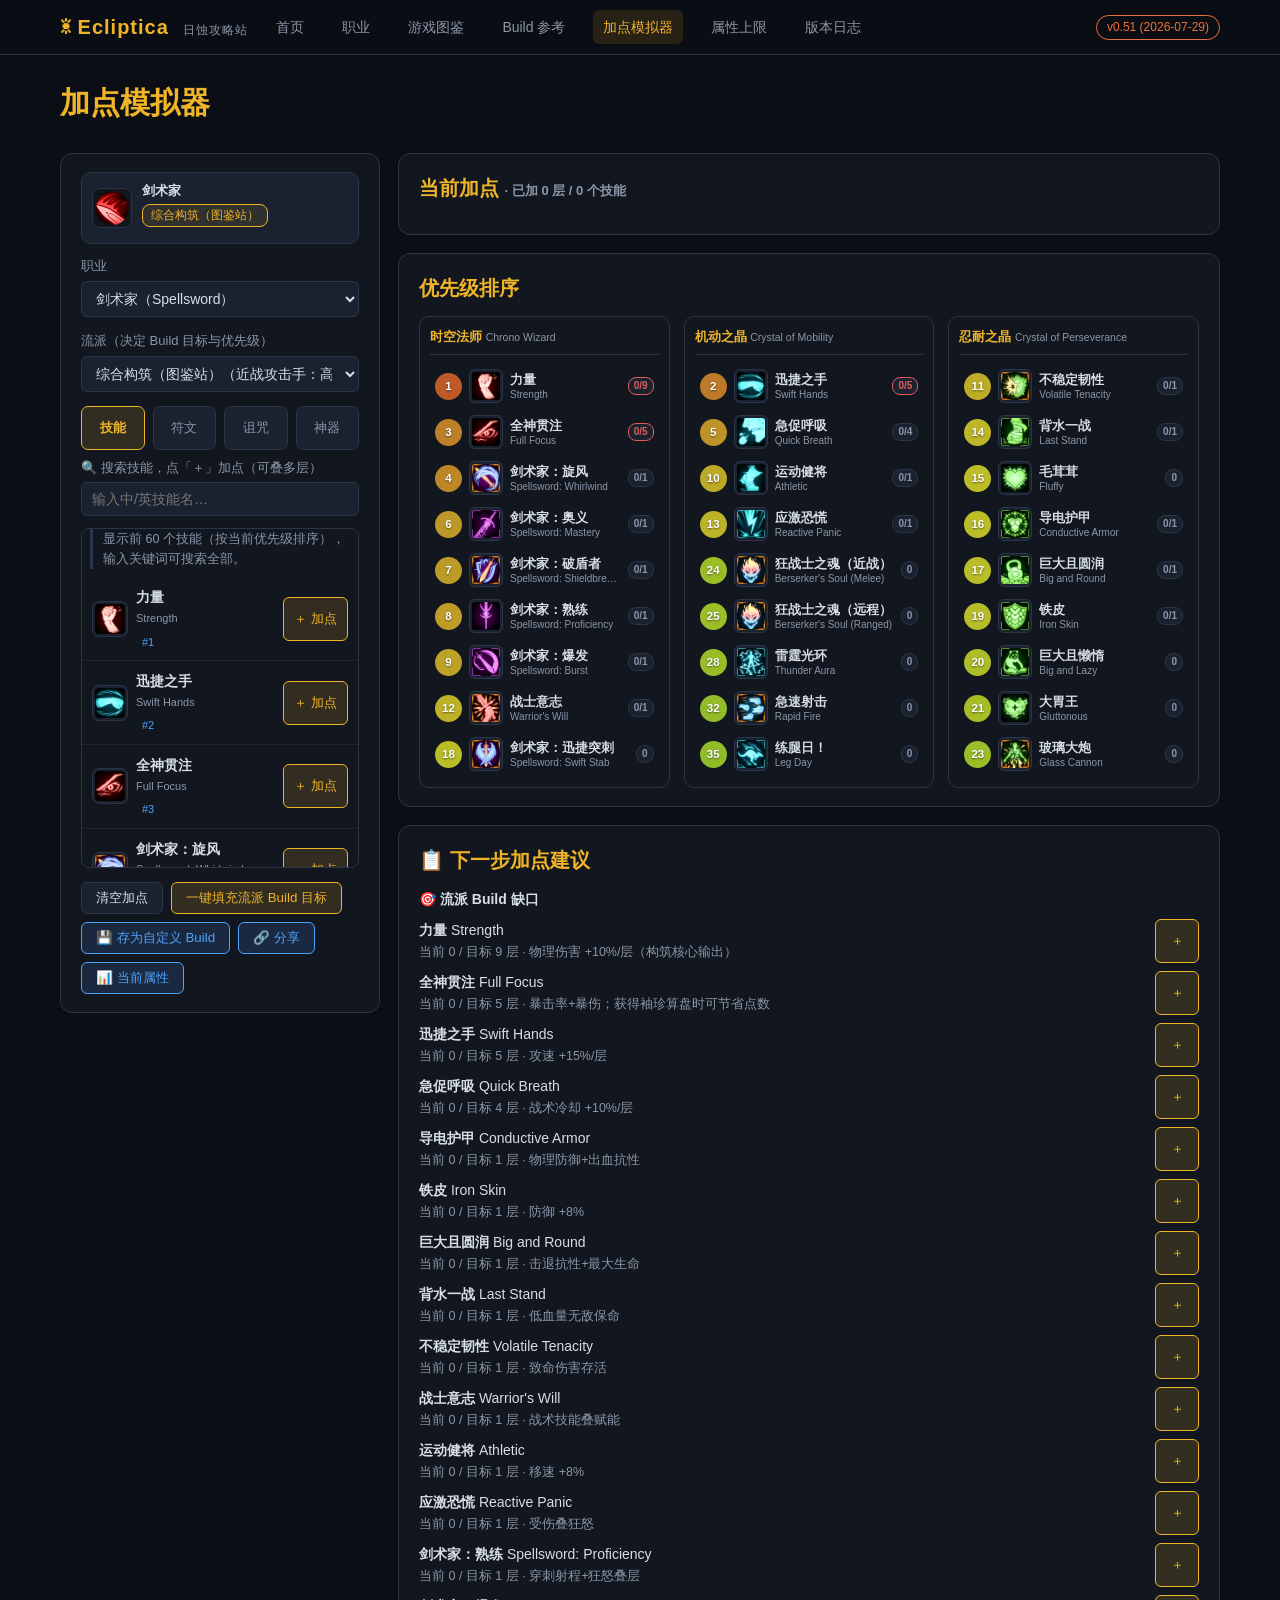
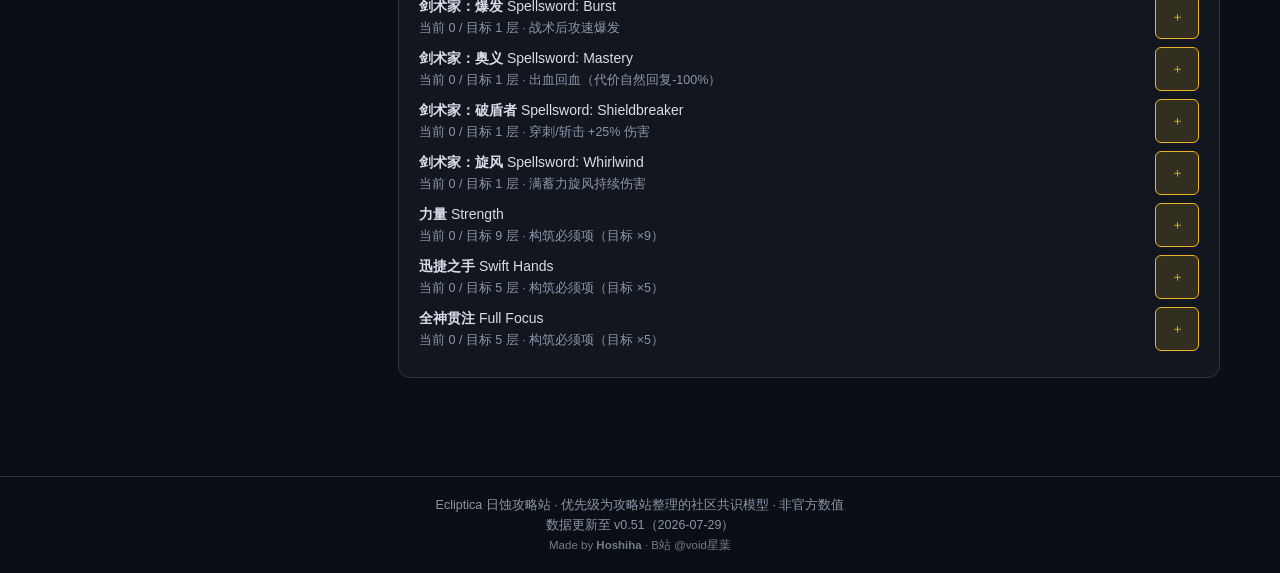
<file: simulator.html>
<!DOCTYPE html>
<html lang="zh-CN">
<head>
<meta charset="UTF-8">
<meta name="viewport" content="width=device-width, initial-scale=1, viewport-fit=cover">
<meta name="theme-color" content="#0b0e14">
<title>加点模拟器 - Ecliptica 日蚀攻略站</title>
<link rel="stylesheet" href="style.css?v=6">
</head>
<body class="sim-page">
<header>
  <nav class="nav">
    <div class="brand">☀ Ecliptica <small>日蚀攻略站</small></div>
    <a class="navlink" href="index.html">首页</a>
    <a class="navlink" href="classes.html">职业</a>
    <a class="navlink" href="upgrades.html">游戏图鉴</a>
    <a class="navlink" href="builds.html">Build 参考</a>
    <a class="navlink active" href="simulator.html">加点模拟器</a>
    <a class="navlink" href="stats.html">属性上限</a>
    <a class="navlink" href="changelog.html">版本日志</a>
    <span class="ver-tag" id="verTag"></span>
  </nav>
</header>
<main>
  <div class="page-head">
    <h1>加点模拟器</h1>
  </div>

  <div class="sim-layout">
    <!-- 左：加点面板 -->
    <div class="control-panel card">
      <div class="arch-badge-row" id="archBadgeRow">
        <img id="clsIcon" class="cls-icon" alt="职业">
        <div class="arch-badge-info">
          <div id="clsNameTxt" class="cls-name"></div>
          <div class="arch-badge" id="archBadge">未选择流派</div>
        </div>
        <button class="arch-pick-btn" id="archPickBtn">🎯 选择 Build</button>
      </div>
      <div class="select-row arch-row">
        <label>职业</label>
        <select id="clsSel"></select>
      </div>
      <div class="select-row arch-row">
        <label>流派（决定 Build 目标与优先级）</label>
        <select id="archSel"></select>
      </div>
      <button class="search-trigger" id="searchTrigger">🔍 搜索技能加点</button>
      <div class="search-panel-inline">
        <div class="picker-tabs" id="pickerTabs">
          <button data-tab="skill" class="active">技能</button>
          <button data-tab="rune">符文</button>
          <button data-tab="curse">诅咒</button>
          <button data-tab="artifact">神器</button>
        </div>
        <div class="select-row">
          <label id="pickerLabel">🔍 搜索技能，点「＋」加点（可叠多层）</label>
          <input type="text" id="skillKw" class="search-box" placeholder="输入中/英技能名…">
          <div class="skill-picker" id="skillPicker"></div>
        </div>
      </div>
      <div style="margin-top:12px; display:flex; gap:8px; flex-wrap:wrap">
        <button id="btnReset" style="background:var(--bg3);border:1px solid var(--border);color:var(--text);padding:6px 14px;border-radius:6px;cursor:pointer">清空加点</button>
        <button id="btnApplyBuild" style="background:rgba(240,180,41,.15);border:1px solid var(--accent);color:var(--accent);padding:6px 14px;border-radius:6px;cursor:pointer">一键填充流派 Build 目标</button>
        <button id="btnSaveCustom" style="background:rgba(86,156,255,.15);border:1px solid var(--blue);color:var(--blue);padding:6px 14px;border-radius:6px;cursor:pointer">💾 存为自定义 Build</button>
        <button id="btnShare" style="background:rgba(86,156,255,.15);border:1px solid var(--blue);color:var(--blue);padding:6px 14px;border-radius:6px;cursor:pointer">🔗 分享</button>
        <button id="btnStats" style="background:rgba(86,156,255,.15);border:1px solid var(--blue);color:var(--blue);padding:6px 14px;border-radius:6px;cursor:pointer">📊 当前属性</button>
      </div>
      <div id="shareBanner" class="share-banner" style="display:none"></div>
    </div>

    <!-- 右：结果 -->
    <div>
      <div class="card">
        <h2>当前加点 <span id="stateCount" style="font-size:13px;color:var(--text-dim)"></span></h2>
        <div id="stateTable"></div>
      </div>
      <div class="card">
        <h2>优先级排序 <span id="modeLabel" style="font-size:13px;color:var(--text-dim)"></span></h2>
        <div class="prio-tabs" id="prioTabs"></div>
        <div id="prioList"></div>
      </div>
      <div class="card" id="nextStepCard">
        <h2>📋 下一步加点建议</h2>
        <div id="nextStep" style="font-size:14px"></div>
      </div>
    </div>
  </div>
</main>

<!-- 手机端：模拟器固定操作条与更多抽屉 -->
<div class="sim-action-bar" id="simActionBar">
  <button id="simAddBtn" class="sim-action-primary">＋ 添加技能</button>
  <button id="simStatsBtn" class="sim-action-secondary">📊 属性</button>
  <button id="simMoreBtn" class="sim-action-secondary">⋯ 更多</button>
</div>
<div class="detail-modal sim-more-modal" id="moreDrawer">
  <div class="dm-box">
    <div class="dm-handle"></div>
    <h3 style="margin-bottom:10px">更多操作</h3>
    <div id="moreMenu" class="more-menu">
      <button data-more-action="clear">🧹 清空加点</button>
      <button data-more-action="fill">🎯 一键填充流派 Build 目标</button>
      <button data-more-action="save">💾 保存自定义 Build</button>
      <button data-more-action="share">🔗 分享链接</button>
      <button data-more-action="custom">🛠️ 自定义 Build 管理</button>
    </div>
    <div id="actionConfirm" class="action-confirm" style="display:none"></div>
  </div>
</div>
<div class="snackbar" id="snackbar" role="status" aria-live="polite">
  <span class="snackbar-msg" id="snackbarMsg"></span>
  <button class="snackbar-undo" id="snackbarUndo">↩ 撤销</button>
  <button class="snackbar-close" id="snackbarClose" aria-label="关闭提示">×</button>
</div>

<!-- 手机端：搜索弹窗 -->
<div class="search-modal" id="searchModal">
  <div class="sm-head">
    <input type="text" id="smKw" class="search-box" placeholder="输入中/英技能名…">
    <span class="sm-close" id="smClose">✕ 关闭</span>
  </div>
  <div class="picker-tabs" id="smTabs">
    <button data-tab="skill" class="active">技能</button>
    <button data-tab="rune">符文</button>
    <button data-tab="curse">诅咒</button>
    <button data-tab="artifact">神器</button>
  </div>
  <div class="skill-picker" id="smPicker"></div>
  <div class="sm-footer"><button id="smDone" class="dm-ok">✅ 完成（已选 0 项 / 共 0 点）</button></div>
</div>

<!-- 手机端：技能详情弹窗（点加/减加点） -->
<div class="detail-modal" id="detailModal">
  <div class="dm-box">
    <div class="dm-handle"></div>
    <div id="dmBody"></div>
    <div class="dm-actions">
      <button class="dm-btn minus" id="dmMinus">−</button>
      <span id="dmCount" class="dm-count"></span>
      <button class="dm-btn plus" id="dmPlus">＋</button>
    </div>
    <div class="dm-btns">
      <button id="dmCancel" class="dm-cancel">↩ 取消</button>
      <button id="dmOk" class="dm-ok">✅ 完成</button>
    </div>
  </div>
</div>

<!-- 神器管理弹窗（加减次数） -->
<div class="detail-modal" id="artModal">
  <div class="dm-box">
    <div class="dm-handle"></div>
    <div id="artBody" style="font-size:14px"></div>
    <div class="dm-actions">
      <button class="dm-btn minus" id="artMinus">−</button>
      <span id="artCount" class="dm-count"></span>
      <button class="dm-btn plus" id="artPlus">＋</button>
    </div>
    <div style="text-align:center;margin:6px 0">
      <button id="artClear" style="background:none;border:1px solid var(--red);color:var(--red);padding:5px 14px;border-radius:6px;cursor:pointer;font-size:12.5px">🗑 清零</button>
    </div>
    <div class="dm-btns">
      <button id="artCancel" class="dm-cancel">↩ 取消</button>
      <button id="artOk" class="dm-ok">✅ 完成</button>
    </div>
  </div>
</div>

<!-- 当前属性弹窗 -->
<div class="detail-modal" id="statsModal">
  <div class="dm-box" style="width:min(520px,94vw)">
    <div class="dm-handle"></div>
    <h3 style="margin-bottom:10px">📊 当前属性 <span id="statsSub" style="font-size:12px;color:var(--text-dim)"></span></h3>
    <div id="statsBody" style="font-size:13.5px"></div>
    <div class="dm-btns" style="margin-top:12px"><button id="statsOk" class="dm-ok" style="flex:1">✅ 确认</button></div>
  </div>
</div>

<!-- 流派选择弹窗（手机端） -->
<div class="detail-modal" id="buildModal">
  <div class="dm-box">
    <div class="dm-handle"></div>
    <h3 style="margin-bottom:10px">🎯 选择职业与 Build</h3>
    <div class="bm-cls-row" id="bmClsRow"></div>
    <div id="buildModalList" style="font-size:14px"></div>
    <div id="buildModalConfirm" class="tip" style="display:none;margin-top:10px;border-left-color:var(--accent2)"></div>
    <div class="dm-btns" style="margin-top:12px"><button id="buildModalCancel" class="dm-cancel">取消</button><button id="buildModalOk" class="dm-ok">✅ 完成</button></div>
  </div>
</div>

<!-- 保存自定义 Build 弹窗 -->
<div class="detail-modal" id="saveModal">
  <div class="dm-box">
    <div class="dm-handle"></div>
    <h3 style="margin-bottom:10px">💾 保存为自定义 Build</h3>
    <input id="saveName" class="search-box" placeholder="Build 名称（必填）" style="margin-bottom:10px">
    <textarea id="saveNote" class="search-box" placeholder="备注说明（可选，如加点思路/适用场景）" style="margin-bottom:10px;min-height:64px;resize:vertical"></textarea>
    <div style="display:flex;gap:8px">
      <button id="saveConfirm" style="flex:1;background:rgba(240,180,41,.15);border:1px solid var(--accent);color:var(--accent);padding:8px;border-radius:8px;cursor:pointer">保存</button>
      <button id="saveCancel" style="flex:1;background:var(--bg3);border:1px solid var(--border);color:var(--text-dim);padding:8px;border-radius:8px;cursor:pointer">取消</button>
    </div>
    <div class="tip" style="margin-top:8px">保存在<b>浏览器本地缓存</b>（localStorage），仅当前浏览器有效，可跨次访问使用。</div>
  </div>
</div>

<!-- 分享 Build 弹窗（名称/备注可选） -->
<div class="detail-modal" id="shareModal">
  <div class="dm-box">
    <div class="dm-handle"></div>
    <h3 style="margin-bottom:10px">🔗 生成分享链接</h3>
    <input id="shareName" class="search-box" placeholder="Build 名称（可选，默认当前流派名）" style="margin-bottom:10px">
    <textarea id="shareNote" class="search-box" placeholder="备注说明（可选，随链接一起分享）" style="margin-bottom:10px;min-height:64px;resize:vertical"></textarea>
    <div style="display:flex;gap:8px">
      <button id="shareConfirm" style="flex:1;background:rgba(240,180,41,.15);border:1px solid var(--accent);color:var(--accent);padding:8px;border-radius:8px;cursor:pointer">生成并复制</button>
      <button id="shareCancel" style="flex:1;background:var(--bg3);border:1px solid var(--border);color:var(--text-dim);padding:8px;border-radius:8px;cursor:pointer">取消</button>
    </div>
    <div class="tip" style="margin-top:8px">名称 ≤20 汉字 / 40 字母；备注 ≤140 汉字 / 200 字母。</div>
  </div>
</div>

<nav class="bottom-nav"><a href="index.html" class=""><span class="bn-ico">🏠</span>首页</a><a href="classes.html" class=""><span class="bn-ico">⚔️</span>职业</a><a href="upgrades.html" class=""><span class="bn-ico">📖</span>图鉴</a><a href="builds.html" class=""><span class="bn-ico">🛠️</span>Build</a><a href="simulator.html" class="active"><span class="bn-ico">🎯</span>模拟器</a><a href="stats.html" class=""><span class="bn-ico">📊</span>属性</a><a href="changelog.html" class=""><span class="bn-ico">📜</span>日志</a></nav>
<footer>
  Ecliptica 日蚀攻略站 · 优先级为攻略站整理的社区共识模型 · 非官方数值<br>
  数据更新至 v0.51（2026-07-29）
<br><span style="color:var(--text-dim);opacity:.8;font-size:11.5px">Made by <b>Hoshiha</b> · B站 @void星葉</span>
</footer>
<script src="data.js"></script>
<script>
const D = ECLIPTICA_DATA;
document.getElementById('verTag').textContent = D.meta.version;

// ---------- 状态 ----------
let state = {};          // skillId -> 层数
let currentCls = null;
let currentArch = null;

const clsSel = document.getElementById('clsSel');
const archSel = document.getElementById('archSel');
D.classes.forEach(c => clsSel.insertAdjacentHTML('beforeend', `<option value="${c.id}">${c.zh}（${c.en}）</option>`));

function classSkills(clsId) {
  const list = [];
  D.shops.forEach(s => s.skills.forEach(sk => list.push({...sk, shopId:s.id})));
  (D.class_upgrades[clsId]||[]).forEach(sk => list.push({...sk, shopId:'class'}));
  return list;
}
function buildsOf(clsId) { return D.builds.filter(b => b.classId === clsId); }
function buildOf(clsId, archId) {
  if (archId && archId.startsWith('custom_')) return customBuilds.find(b => b.classId === clsId && b.archetypeId === archId) || null;
  if (archId && archId.startsWith('vrct_')) return (D.vrct_builds||[]).find(b => b.classId === clsId && b.archetypeId === archId) || null;
  return D.builds.find(b => b.classId === clsId && b.archetypeId === archId);
}
function nameOf(id) {
  for (const s of D.shops) for (const sk of s.skills) if (sk.id === id) return sk;
  for (const c of D.classes) for (const sk of (D.class_upgrades[c.id]||[])) if (sk.id === id) return sk;
  return {zh:id, en:''};
}

// ---------- 自定义 Build（浏览器本地缓存 localStorage） ----------
const CUSTOM_KEY = 'ecliptica_custom_builds_v1';
let customBuilds = [];
function loadCustomBuilds() {
  try { customBuilds = JSON.parse(localStorage.getItem(CUSTOM_KEY)) || []; }
  catch(e) { customBuilds = []; }
}
function saveCustomBuilds() {
  try { localStorage.setItem(CUSTOM_KEY, JSON.stringify(customBuilds)); } catch(e) {}
}
function saveCurrentAsCustom(name, note, shareSig) {
  const cur = buildOf(currentCls, currentArch);
  const must = [];
  let totalLayers = 0;
  for (const [sid, n] of Object.entries(state)) {
    if (n <= 0) continue;
    totalLayers += n;
    const src = cur && (cur.must.find(x=>x.id===sid) || cur.nice.find(x=>x.id===sid));
    must.push({ id: sid, count: n, reason: src ? src.reason : '自定义加点（非流派方案项）' });
  }
  if (!must.length) return { ok: false, msg: '当前没有技能加点，无法保存。' };
  if (totalLayers < 21) return { ok: false, msg: `保存流派的最低技能加点数量为 21 点（当前 ${totalLayers} 点）。` };
  const id = 'custom_' + Date.now().toString(36);
  customBuilds.push({
    archetypeId: id, classId: currentCls, archetype: name, title: name,
    patch: '自定义', source: '本地自定义（浏览器缓存）',
    note: (note || '').trim() || `基于「${cur ? cur.archetype : '无'}」保存的自定义方案（${totalLayers} 层 / ${must.length} 项）。`,
    must, nice: [], avoid: [],
    runes: runeOrder.slice(),                     // 符文槽（含顺序倍率）
    artifacts: Object.entries(artifactState).filter(([,n])=>n>0),  // 神器（id, 层数）
    shareSig: shareSig || null,                   // 分享密文签名（防重复保存）
    playstyle: '自定义 Build：从你的加点+符文+神器保存而来，可随时一键填充/对比。仅保存在本浏览器（localStorage）。',
    reroll: '',
  });
  saveCustomBuilds();
  return { ok: true, id };
}
function deleteCustomBuild(id) {
  customBuilds = customBuilds.filter(b => b.archetypeId !== id);
  saveCustomBuilds();
}

// ---------- 自定义 Build 分享密文（E1 格式：纯文本高效压缩） ----------
// E1.{clsIdx36}.{nameURI}.{skillIdx*count,...}.{runeIdx,...}.{artIdx*count,...}.{noteURI}
// 技能索引 = 按该职业 classSkills() 顺序（通用 0-61 + 职业专属 62+），层数用 base36 单字符（≤35 层）
// 长度校验：汉字/全角计 2，半角计 1（名称 ≤40 = 20 汉字/40 字母；备注 ≤280 = 140 汉字/200 字母）
function textLen(s) { return (s || '').split('').reduce((a, ch) => a + (/[\u4e00-\u9fff\u3000-\u303f\uff00-\uffef]/.test(ch) ? 2 : 1), 0); }
function validShareText(v, max) { return !v || textLen(v) <= max; }
function encodeShareBuild(name, note) {
  const skills = classSkills(currentCls);
  const idxOf = {}; skills.forEach((s, i) => idxOf[s.id] = i);
  const skillParts = [];
  for (const [sid, n] of Object.entries(state)) {
    if (n <= 0) continue;
    const i = idxOf[sid]; if (i === undefined) continue;
    skillParts.push(i.toString(36) + Math.min(n, 35).toString(36));
  }
  const cur = buildOf(currentCls, currentArch);
  const nm = (name || '').trim() || (cur ? cur.archetype : '分享的 Build');
  const clsIdx = D.classes.findIndex(c => c.id === currentCls);
  const runeParts = runeOrder.map(rid => D.runes.findIndex(r => r.id === rid).toString(36));
  const artParts = Object.entries(artifactState).filter(([, n]) => n > 0)
    .map(([aid, n]) => D.artifacts.findIndex(a => a.id === aid).toString(36) + Math.min(n, 35).toString(36));
  return ['E1', clsIdx.toString(36), encodeURIComponent(nm),
    skillParts.join(','), runeParts.join(','), artParts.join(','),
    note ? encodeURIComponent(note) : ''].join('.');
}
function decodeShareBuild(s) {
  try {
    const p = s.split('.');
    if (p[0] !== 'E1' || p.length < 4) return null;
    const cls = D.classes[parseInt(p[1], 36)];
    if (!cls) return null;
    const name = decodeURIComponent(p[2]) || '分享的 Build';
    const skills = classSkills(cls.id);
    const stateMap = {};
    p[3].split(',').filter(Boolean).forEach(t => {
      const i = parseInt(t.slice(0, -1), 36);
      const n = parseInt(t.slice(-1), 36);
      if (skills[i]) stateMap[skills[i].id] = n;
    });
    const runes = p[4] ? p[4].split(',').filter(Boolean).map(t => { const r = D.runes[parseInt(t, 36)]; return r ? r.id : null; }).filter(Boolean) : [];
    const arts = {};
    if (p[5]) p[5].split(',').filter(Boolean).forEach(t => {
      const a = D.artifacts[parseInt(t.slice(0, -1), 36)];
      if (a) arts[a.id] = parseInt(t.slice(-1), 36);
    });
    let note = '';
    if (p.length >= 7 && p[6]) { try { note = decodeURIComponent(p[6]); } catch(e) { note = ''; } }
    return { cls, name, state: stateMap, runes, artifacts: arts, note };
  } catch (e) { return null; }
}
function applySharedBuild(decoded, sig) {
  currentCls = decoded.cls.id;
  clsSel.value = currentCls;
  state = Object.assign({}, decoded.state);
  runeOrder.length = 0; decoded.runes.forEach(r => runeOrder.push(r));
  Object.keys(artifactState).forEach(k => delete artifactState[k]);
  Object.assign(artifactState, decoded.artifacts);
  fillArchetypes(); renderAll(); renderArchBadge();
  // 预览横幅
  const already = customBuilds.some(b => b.shareSig === sig);
  const total = Object.values(decoded.state).reduce((a, n) => a + n, 0);
  document.getElementById('shareBanner').innerHTML = `
    <div class="sb-line"><b>📋 分享的 Build：${decoded.name}</b> <span style="color:var(--text-dim)">${decoded.cls.zh} · ${Object.keys(decoded.state).length} 项 / ${total} 层 ${decoded.runes.length ? '· 符文 ' + decoded.runes.length : ''} ${Object.keys(decoded.artifacts).length ? '· 神器 ' + Object.keys(decoded.artifacts).length : ''}</span></div>
    ${decoded.note ? `<div class="sb-note">${decoded.note}</div>` : ''}
    <div class="sb-actions">
      <button id="sbSave" ${already ? 'disabled style="opacity:.6"' : ''}>${already ? '✅ 已保存' : '💾 保存到本地'}</button>
      <button id="sbClose">✕ 关闭</button>
    </div>`;
  document.getElementById('shareBanner').style.display = 'block';
  const saveBtn = document.getElementById('sbSave');
  if (saveBtn && !already) saveBtn.onclick = () => {
    // 打开保存弹窗，预填导入的名称/备注（可修改）
    document.getElementById('saveName').value = decoded.name;
    document.getElementById('saveNote').value = decoded.note || '';
    document.getElementById('saveModal').dataset.shareSig = sig;
    showLayer('saveModal');
  };
  document.getElementById('sbClose').onclick = () => document.getElementById('shareBanner').style.display = 'none';
}

// ---------- 流派选择 ----------
function fillArchetypes() {
  const bs = buildsOf(currentCls);
  const cs = customBuilds.filter(b => b.classId === currentCls);
  const vbs = (D.vrct_builds||[]).filter(b => b.classId === currentCls);
  archSel.innerHTML = '';
  bs.forEach((b, i) => archSel.insertAdjacentHTML('beforeend', `<option value="${b.archetypeId}">${b.archetype}（${b.title}）</option>`));
  cs.forEach((b, i) => archSel.insertAdjacentHTML('beforeend', `<option value="${b.archetypeId}">✏️ ${b.archetype}（自定义）</option>`));
  vbs.forEach((b, i) => archSel.insertAdjacentHTML('beforeend', `<option value="${b.archetypeId}">🌐 ${b.archetype}（社区）</option>`));
  // 保留当前流派（若仍在列表）；否则默认第一个
  const all = [...bs, ...cs, ...vbs];
  if (!currentArch || !all.some(b => b.archetypeId === currentArch)) {
    currentArch = all.length ? all[0].archetypeId : null;
  }
  archSel.value = currentArch;
  renderArchBadge();
}

// 当前流派徽章（职业图标 + 流派名）
function renderArchBadge() {
  const cls = D.classes.find(c => c.id === currentCls);
  const b = buildOf(currentCls, currentArch);
  document.getElementById('clsIcon').src = 'icons/class_' + currentCls + '.png';
  document.getElementById('clsNameTxt').textContent = cls ? cls.zh : '';
  document.getElementById('archBadge').textContent = b ? b.archetype : '未选择流派';
}

// 流派选择弹窗（手机端）：分级展开——职业层 → 流派层 → 选中收起
let bmMode = 'cls';            // 'cls'=职业层 / 'arch'=流派层
let bmCls = null;              // 流派层当前职业
let bmArchExpanded = false;    // 流派层展开/收起
let draftCls = null;
let draftArch = null;
let nextStepExpanded = false;
const prioExpanded = {};
const prioDoneExpanded = {};
function openBuildModal() {
  bmMode = 'cls';              // 每次打开从职业层开始
  draftCls = currentCls;
  draftArch = currentArch;
  bmCls = draftCls;
  document.getElementById('buildModalConfirm').style.display = 'none';
  renderBuildModal();
  showLayer('buildModal');
}
function renderBuildModal() {
  const clsRow = document.getElementById('bmClsRow');
  const box = document.getElementById('buildModalList');
  if (bmMode === 'cls') {
    // 职业层：8 个职业按钮（当前草稿职业高亮）
    clsRow.innerHTML = '';
    box.innerHTML = D.classes.map(c => `
      <div class="build-opt bm-cls-opt${c.id===draftCls?' active':''}" data-cls="${c.id}">
        <img src="icons/class_${c.id}.png" style="width:30px;height:30px;border-radius:6px;object-fit:contain" alt="">
        <span class="b-opt-name"><b>${c.zh}</b> <small style="color:var(--text-dim)">${c.en}</small></span>
        <span class="b-opt-src">${c.id===draftCls ? '当前' : ''}</span>
      </div>`).join('');
    box.querySelectorAll('.bm-cls-opt').forEach(btn => btn.onclick = () => {
      // 只更新弹窗草稿，不触碰全局模拟器状态
      draftCls = btn.dataset.cls;
      draftArch = draftCls === currentCls ? currentArch : null;
      bmCls = draftCls;
      bmMode = 'arch';
      bmArchExpanded = true;   // 自动展开该职业全部流派
      renderBuildModal();
    });
    return;
  }
  // 流派层：顶部当前职业按钮（点击回职业层）+ 流派列表
  const clsInfo = D.classes.find(c => c.id === bmCls);
  clsRow.innerHTML = `<button class="bm-cls" id="bmClsBack"><img src="icons/class_${bmCls}.png" alt="">${clsInfo ? clsInfo.zh : ''} <span style="opacity:.7">✓ 取消选择</span></button>`;
  document.getElementById('bmClsBack').onclick = () => {
    // 取消职业选择：联动清除流派，回职业层（全部职业展开）
    draftArch = null;
    bmMode = 'cls';
    renderBuildModal();
  };
  const bs = buildsOf(bmCls);
  const cs = customBuilds.filter(b => b.classId === bmCls);
  const vbs = (D.vrct_builds||[]).filter(b => b.classId === bmCls);
  const curB = buildOf(bmCls, draftArch);
  const opt = b => `
    <div class="build-opt${b.archetypeId===draftArch?' active':''}" data-id="${b.archetypeId}">
      <span class="b-opt-name">${b.archetypeId.startsWith('custom_')?'✏️ ':b.archetypeId.startsWith('vrct_')?'🌐 ':''}${b.archetype}</span>
      <span class="b-opt-src">${b.source ? b.source.split('（')[0] : ''}</span>
      ${b.archetypeId.startsWith('custom_') ? `<span class="b-opt-del" data-del="${b.archetypeId}">🗑</span>` : ''}
    </div>`;
  let listHtml;
  if (bmArchExpanded) {
    // 展开：标准流派 → 自定义 → 社区分享
      listHtml = bs.map(opt).join('') +
        (cs.length ? `<div class="tip" style="margin:6px 0">— 自定义（本浏览器保存）—</div>` + cs.map(opt).join('') : '') +
        (vbs.length ? `<div class="tip" style="margin:6px 0">— 🌐 社区分享（Ecliptica 中文支部·VRCT）—</div>` + vbs.map(opt).join('') : '');
  } else if (curB) {
    // 收起：只显示已选流派按钮（点击可再展开）
    listHtml = opt(curB);
  } else {
    bmArchExpanded = true;
    listHtml = bs.map(opt).join('') +
      (cs.length ? `<div class="tip" style="margin:6px 0">— 自定义 —</div>` + cs.map(opt).join('') : '') +
      (vbs.length ? `<div class="tip" style="margin:6px 0">— 🌐 社区分享（Ecliptica 中文支部·VRCT）—</div>` + vbs.map(opt).join('') : '');
  }
  box.innerHTML = listHtml;
  document.querySelectorAll('#buildModalList .build-opt').forEach(el => {
    // 长按删除（触屏 600ms；桌面保留 🗑 按钮）
    if (el.dataset.id.startsWith('custom_')) {
      let pressTimer = null;
      el.addEventListener('touchstart', e => {
        if (e.target.classList.contains('b-opt-del')) return;
        pressTimer = setTimeout(() => {
          const b = customBuilds.find(x => x.archetypeId === el.dataset.id);
          if (b && confirm(`删除自定义 Build「${b.archetype}」？`)) {
            deleteCustomBuild(el.dataset.id);
            if (currentArch === el.dataset.id) { currentArch = buildsOf(currentCls)[0] ? buildsOf(currentCls)[0].archetypeId : null; }
            fillArchetypes(); renderAll(); renderBuildModal();
          }
        }, 600);
      });
      el.addEventListener('touchend', () => clearTimeout(pressTimer));
      el.addEventListener('touchmove', () => clearTimeout(pressTimer));
      el.addEventListener('touchcancel', () => clearTimeout(pressTimer));
    }
    el.onclick = (e) => {
      if (e.target.classList.contains('b-opt-del')) {
        const b = customBuilds.find(x => x.archetypeId === e.target.dataset.del);
        if (b && confirm(`删除自定义 Build「${b.archetype}」？`)) {
          deleteCustomBuild(e.target.dataset.del);
          if (currentArch === e.target.dataset.del) { currentArch = buildsOf(currentCls)[0] ? buildsOf(currentCls)[0].archetypeId : null; }
          fillArchetypes(); renderAll(); renderBuildModal();
        }
        return;
      }
      // 收起态下点击已选流派 = 取消流派选择 → 展开全部流派（未选定）
      if (!bmArchExpanded && el.dataset.id === draftArch) {
        draftArch = null;
        bmArchExpanded = true;
        renderBuildModal();
        return;
      }
      // 选择流派：选中 + 收起其他流派（弹窗保持打开，可再点展开/换职业）
      bmCls = draftCls;
      selectBuild(el.dataset.id);
      bmArchExpanded = false;
      renderBuildModal();
    };
  });
}
function selectBuild(archId) {
  draftArch = archId;
  // 弹窗保持打开（由调用方决定收展状态）
}

// ---------- 软上限近似估算 ----------
const CAP_APPROX = {
  attackspeed:  {soft: 10, note: '攻速软上限 250%（约 10-12 层攻速类）'},
  movespeed:   {soft: 8,  note: '移速软上限 150%（约 8-10 层移速类）'},
  crit:        {soft: 5,  note: '暴击率软上限 40%（约 5-6 层暴击类）'},
  utility:     {soft: 10, note: '辅助 CD 软上限 200%（约 10 层）'},
  regen:       {soft: 10, note: '自然回复无硬上限但边际递减'},
  hp:          {soft: 10, note: 'HP 无上限，按 Build 目标取'},
};
function tagLayers(clsId) {
  const acc = {};
  for (const sk of classSkills(clsId)) {
    const n = state[sk.id] || 0;
    if (!n) continue;
    (sk.tags||[]).forEach(t => acc[t] = (acc[t]||0) + n);
  }
  return acc;
}

// ---------- 优先级评分 ----------
// 原则：构筑目标层数（count）主导排序——投入点数越多越优先；
// 输出/流派核心微升，纯保命单件（×1 层保险）降权；已达标大幅降权。
function scoreSkill(sk, clsId, archId) {
  const b = buildOf(clsId, archId);
  const cur = state[sk.id] || 0;
  let s = sk.base || 50;
  const reasons = [];
  let rec = null, tier = null;
  if (b) {
    if (b.must.some(x => x.id === sk.id)) { tier='must'; rec = b.must.find(x=>x.id===sk.id); }
    else if (b.nice.some(x => x.id === sk.id)) { tier='nice'; rec = b.nice.find(x=>x.id===sk.id); }
    else if (b.avoid.some(x => x.id === sk.id)) { tier='avoid'; rec = b.avoid.find(x=>x.id===sk.id); }
  }
  let status = '';
  if (tier === 'must') {
    const cnt = rec && rec.count ? rec.count : 1;
    s = 50 + Math.min(cnt, 12) * 3.5;              // 层数目标主导
    s += (sk.base - 50) * 0.2;                     // 社区基准微调
    if ((sk.tags||[]).includes('dmg')) s += 4;     // 输出向微升
    if (cnt === 1 && (sk.tags||[]).some(t => ['survival','hp','defense'].includes(t))) s -= 6; // 纯保命单件降权
    if (cur > 0 && rec && rec.count) s += Math.min(rec.count - cur, 6) * 1.5;  // 缺口越大越优先
    if (rec && rec.count && cur >= rec.count) { s -= 60; status = 'done'; reasons.push(`已达构筑目标 ${rec.count} 层`); }
    else if (!cur) reasons.push(`构筑必须项（目标 ×${rec.count||'按需'}）`);
    else reasons.push(`已点 ${cur}/${rec.count} 层，继续补`);
  } else if (tier === 'nice') {
    s = Math.max(40, s) * 0.5 + 15;                // 可选压低
    if (cur > 0) s -= 8;
    reasons.push('构筑可选');
  } else if (tier === 'avoid') {
    s = Math.min(s, 15); reasons.push('构筑明确不推荐');
  } else {
    s = s * 0.55; reasons.push('不在当前构筑方案中');
  }
  if (sk.shopId === 'class') s += 4;
  const layers = tagLayers(clsId);
  for (const t of (sk.tags||[])) {
    const cap = CAP_APPROX[t];
    if (cap && layers[t] > cap.soft) { s -= 18; status = status||'warn'; reasons.push(`${cap.note}（当前约 ${layers[t]} 层）`); }
  }
  if (sk.mutual) {
    for (const mid of sk.mutual) if ((state[mid]||0) > 0) {
      s -= 60; status = status||'bad'; reasons.push('与已加技能互斥');
    }
  }
  return { score: Math.max(0, Math.min(100, s)), status, reasons: reasons.slice(0,3), tier, cur, recCount: rec&&rec.count };
}

// ---------- 搜索 Tab（技能/符文/诅咒/神器） ----------
let pickerTab = 'skill';
const runeOrder = [];      // 符文槽位（最多 2）：第 1 个 ×1，第 2 个 ×2
const curseOrder = [];     // 诅咒槽位（最多 2）：第 1 个 ×1，第 2 个 ×2
const artifactState = {};  // 已获得神器 {id: n}——每小局可获得 1 个、可重复，加成跨小局持续累积（最多 12 个）
const RUNE_MAX = 2;
const ARTIFACT_MAX = 12;

function renderRunePicker(cid) {
  const kw = document.getElementById(cid === 'skillPicker' ? 'skillKw' : 'smKw').value.replace(/\s+/g, '').toLowerCase();
  const shown = D.runes.filter(r => !kw || (r.zh + ' ' + r.en + ' ' + JSON.stringify(r.stat||{}) + ' ' + (r.effect||'')).replace(/\s+/g,'').toLowerCase().includes(kw));
  document.getElementById(cid).innerHTML = shown.map(r => {
    const slot = runeOrder.indexOf(r.id);  // -1 未装；0 槽1(×1)；1 槽2(×2)
    return `
    <div class="pick-row" data-id="${r.id}" style="cursor:pointer">
      <div class="pick-info">
        <span class="sp-zh">${r.zh}</span><span class="sp-en">${r.en}</span>
        <div style="font-size:12px;color:var(--text-dim);margin-top:2px">✨ ${r.effect}</div>
        <div style="font-size:11.5px;color:var(--red);margin-top:1px">☠ 诅咒：${r.curse}</div>
      </div>
      <div class="pick-actions">
        <span class="pick-layers" id="runeTag-${r.id}">${slot >= 0 ? `槽${slot+1} ×${slot+1}` : '—'}</span>
      </div>
    </div>`;
  }).join('') || '<p style="color:var(--text-dim);padding:10px">无匹配符文。</p>';
  document.querySelectorAll(`#${cid} .pick-row[data-id]`).forEach(el => el.onclick = () => {
    const id = el.dataset.id;
    const slot = runeOrder.indexOf(id);
    if (slot >= 0) { runeOrder.splice(slot, 1); }                        // 卸下
    else { runeOrder.push(id); if (runeOrder.length > RUNE_MAX) runeOrder.shift(); }  // 队列：超出时自动顶掉最旧的
    renderPicker(cid); renderAll();
  });
}

function renderCursePicker(cid) {
  const kw = document.getElementById(cid === 'skillPicker' ? 'skillKw' : 'smKw').value.replace(/\s+/g, '').toLowerCase();
  const shown = D.curses.filter(c => !kw || (c.zh + ' ' + c.en + ' ' + JSON.stringify(c.stat||{}) + ' ' + (c.effect||'')).replace(/\s+/g,'').toLowerCase().includes(kw));
  document.getElementById(cid).innerHTML = shown.map(c => {
    const slot = curseOrder.indexOf(c.id);
    return `
    <div class="pick-row" data-id="${c.id}" style="cursor:pointer">
      <div class="pick-info">
        <span class="sp-zh">${c.zh}</span><span class="sp-en">${c.en}</span>
        <div style="font-size:12px;color:var(--red)">☠ ${c.effect}</div>
      </div>
      <div class="pick-actions">
        <span class="pick-layers" id="curseTag-${c.id}">${slot >= 0 ? `槽${slot+1} ×${slot+1}` : '—'}</span>
      </div>
    </div>`;
  }).join('') || '<p style="color:var(--text-dim);padding:10px">无匹配诅咒。</p>';
  document.querySelectorAll(`#${cid} .pick-row[data-id]`).forEach(el => el.onclick = () => {
    const id = el.dataset.id;
    const slot = curseOrder.indexOf(id);
    if (slot >= 0) { curseOrder.splice(slot, 1); }                        // 移除
    else { curseOrder.push(id); if (curseOrder.length > RUNE_MAX) curseOrder.shift(); }  // 队列：超出时自动顶掉最旧的
    renderPicker(cid); renderAll();
  });
}

function renderArtifactPicker(cid) {
  const kw = document.getElementById(cid === 'skillPicker' ? 'skillKw' : 'smKw').value.replace(/\s+/g, '').toLowerCase();
  const shown = D.artifacts.filter(a => !kw || (a.zh + ' ' + a.en + ' ' + (a.effect||'')).replace(/\s+/g,'').toLowerCase().includes(kw));
  document.getElementById(cid).innerHTML = shown.map(a => `
    <div class="pick-row" data-id="${a.id}" style="cursor:pointer">
      <div class="pick-info">
        <span class="sp-zh">${a.zh}</span><span class="sp-en">${a.en}</span>
        <div style="font-size:12px;color:var(--text-dim);margin-top:2px">🏺 ${a.effect} <span style="color:var(--accent)">${'★'.repeat(a.star)}${'☆'.repeat(3-a.star)}</span></div>
      </div>
      <div class="pick-actions">
        <span class="pick-layers" id="artTag-${a.id}">${artifactState[a.id]?`×${artifactState[a.id]}`:'—'}</span>
      </div>
    </div>`).join('') || '<p style="color:var(--text-dim);padding:10px">无匹配神器。</p>';
  document.querySelectorAll(`#${cid} .pick-row[data-id]`).forEach(el => el.onclick = () => {
    openArtModal(el.dataset.id);
  });
}

// ---------- 当前属性计算（加点 + 符文 + 诅咒 + 神器） ----------
function calcStats() {
  const tot = {};   // stat -> 累计加成
  const src = {};   // stat -> 来源说明数组
  const add = (stat, v, from) => {
    if (!v) return;
    tot[stat] = (tot[stat]||0) + v;
    (src[stat] = src[stat]||[]).push(`${from} ${v>0?'+':''}${v}${STAT_PCT[stat]?'%':''}`);
  };
  // 技能层数
  for (const s of classSkills(currentCls)) {
    const n = state[s.id]||0;
    if (!n) continue;
    const fx = D.stat_effects[s.id];
    if (!fx) continue;
    for (const [st, v] of Object.entries(fx)) add(st, v*n, `${s.zh}×${n}`);
  }
  // 符文（按槽位倍率：第 1 个 ×1，第 2 个 ×2）
  runeOrder.forEach((rid, i) => {
    const mult = i + 1;
    const r = D.runes.find(x => x.id === rid);
    if (!r) return;
    for (const [st, v] of Object.entries(r.stat||{})) add(st, v*mult, `符文·${r.zh}×${mult}`);
  });
  // 诅咒（按槽位倍率：第 1 个 ×1，第 2 个 ×2）
  curseOrder.forEach((cid, i) => {
    const mult = i + 1;
    const c = D.curses.find(x => x.id === cid);
    if (!c) return;
    const m = c.effect.match(/([+-]?\d+(?:\.\d+)?)%?/);
    const v = m ? parseFloat(m[1]) * mult : 0;
    const statKey = c.stat || (c.effect.includes('物理防御')||c.effect.includes('总防御') ? 'defense'
      : c.effect.includes('最大生命') ? 'maxhp'
      : c.effect.includes('自然回复') ? 'regen'
      : c.effect.includes('受疗') ? 'healingrecv'
      : c.effect.includes('辅助冷却') ? 'utilitycd' : null);
    if (statKey && v) add(statKey, -Math.abs(v), `诅咒·${c.zh}×${mult}`);
  });
  // 神器（每小局获得 1 个、可重复，加成跨小局持续累积）
  for (const [aid, n] of Object.entries(artifactState)) {
    if (!n) continue;
    const a = D.artifacts.find(x => x.id === aid);
    if (!a) continue;
    for (const [st, v] of Object.entries(a.stat||{})) add(st, v*n, `神器·${a.zh}×${n}`);
  }
  return { tot, src };
}
const STAT_PCT = { attackspeed:1, projectilespeed:1, movespeed:1, healingrecv:1, critchance:1, critdmg:1, utilitycd:1, defense:1, elemdefense:1, damage:1, knockbackres:1, jumpheight:1, regen:1 };

function renderStatsModal() {
  const { tot, src } = calcStats();
  document.getElementById('statsSub').textContent = `· ${currentCls ? D.classes.find(c=>c.id===currentCls).zh : ''}（加点 + 符文 + 诅咒 + 神器）`;
  let html = '<div class="table-scroll"><table style="width:100%;border-collapse:collapse">';
  html += '<tr style="border-bottom:1px solid var(--border)"><th style="text-align:left;padding:4px">属性</th><th style="text-align:right;padding:4px">加成</th><th style="text-align:right;padding:4px">软/硬上限</th><th style="text-align:left;padding:4px">来源</th></tr>';
  for (const st of D.stats) {
    const v = tot[st.id]||0;
    const softTxt = st.soft ? `${st.soft}${st.unit||''}` : '—';
    const hardTxt = st.hard ? `${st.hard}${st.unit||''}` : '—';
    let warn = '';
    if (st.soft && v >= st.soft) warn = '<span style="color:var(--accent2)">⚠ 超软上限</span> ';
    if (st.hard && v >= st.hard) warn = '<span style="color:var(--red)">⛔ 达硬上限</span> ';
    const pct = STAT_PCT[st.id] ? '%' : '';
    html += `<tr style="border-bottom:1px solid rgba(42,53,71,.4)">
      <td style="padding:4px"><b>${st.zh}</b><span style="color:var(--text-dim);font-size:11px"> ${st.en}</span></td>
      <td style="padding:4px;text-align:right;color:${v>=0?'var(--green)':'var(--red)'};font-weight:700">${v>0?'+':''}${v}${pct}</td>
      <td style="padding:4px;text-align:right;color:var(--text-dim)">${warn}${softTxt}/${hardTxt}</td>
      <td style="padding:4px;font-size:11.5px;color:var(--text-dim)">${(src[st.id]||[]).slice(0,4).join('、')||'—'}</td></tr>`;
  }
  html += '</table></div>';
  html += '<p style="margin-top:8px;font-size:12px;color:var(--text-dim)">※ 加成以 100% 为基准（如攻速 100% + 加成 = 实际攻速）；最大生命为职业基础+加成。特殊效果技能（暴击触发类/减伤类等）不参与数值计算，详见技能详情。</p>';
  document.getElementById('statsBody').innerHTML = html;
  showLayer('statsModal');
}

// ---------- 渲染：搜索加点面板（桌面内嵌 + 手机端弹窗共用） ----------
function updateSearchDone() {
  const selected = Object.values(state).filter(n => (Number(n) || 0) > 0).length;
  const points = Object.values(state).reduce((sum, n) => sum + (Number(n) || 0), 0);
  const btn = document.getElementById('smDone');
  if (btn) btn.textContent = `✅ 完成（已选 ${selected} 项 / 共 ${points} 点）`;
}
function renderPicker(cid) {
  cid = cid || 'skillPicker';
  if (pickerTab === 'rune') { renderRunePicker(cid); if (cid === 'smPicker') updateSearchDone(); return; }
  if (pickerTab === 'curse') { renderCursePicker(cid); if (cid === 'smPicker') updateSearchDone(); return; }
  if (pickerTab === 'artifact') { renderArtifactPicker(cid); if (cid === 'smPicker') updateSearchDone(); return; }
  const kw = document.getElementById(cid === 'skillPicker' ? 'skillKw' : 'smKw').value.replace(/\s+/g, '').toLowerCase();
  const skills = classSkills(currentCls).filter(s => {
    if (!kw) return true;
    return (s.zh + ' ' + s.en + ' ' + (s.jp||'') + ' ' + (s.descZh||'') + ' ' + (s.notes||'')).replace(/\s+/g,'').toLowerCase().includes(kw);
  });
  const scored = skills.map(s => ({s, sc: scoreSkill(s, currentCls, currentArch)})).sort((a,b)=>b.sc.score-a.sc.score);
  const rankOf = {};
  scored.forEach((x, i) => rankOf[x.s.id] = i + 1);
  const topN = 60;
  const shown = kw ? scored : scored.slice(0, topN);
  document.getElementById(cid).innerHTML = shown.map(({s, sc}) => {
    const icon = D.icons[s.id] || '';
    const y = sc.recCount || null;
    return `
    <div class="pick-row" data-id="${s.id}">
      ${icon ? `<img class="pick-icon" src="${icon}" alt="${s.zh}">` : `<div class="si-ph" style="width:36px;height:36px;font-size:16px">${s.zh.slice(0,1)}</div>`}
      <div class="pick-info">
        <span class="sp-zh">${s.zh}</span><span class="sp-en">${s.en}</span>
        <span class="pick-rank" style="${sc.status==='done'?'color:var(--text-dim)':sc.status==='warn'?'color:var(--accent2)':sc.status==='bad'?'color:var(--red)':'color:var(--blue)'}">#${rankOf[s.id]}${sc.status==='done'?' ✓':''}</span>
      </div>
      <div class="pick-actions">
        ${(state[s.id]||0) ? `<span class="pick-layers">×${state[s.id]}</span>` : ''}
        <button class="btn-add" data-add="${s.id}">＋ 加点</button>
      </div>
      <div class="si-tip">${tooltipHtml(s, sc, y)}</div>
    </div>`;
  }).join('') || '<p style="color:var(--text-dim);padding:10px">无匹配技能。</p>';
  document.querySelectorAll(`#${cid} [data-add]`).forEach(btn => btn.onclick = () => {
    state[btn.dataset.add] = (state[btn.dataset.add]||0) + 1;
    renderAll();
    if (cid === 'smPicker') { renderPicker('smPicker'); updateSearchDone(); }
  });
  // 触屏：点击搜索行打开详情弹窗（桌面端行点击不设行为，靠 hover+按钮）
  if (mobileMode) {
    document.querySelectorAll(`#${cid} .pick-row[data-id]`).forEach(el => {
      el.addEventListener('click', e => {
        if (e.target.classList.contains('btn-add')) return;
        openDetail(el.dataset.id, cid === 'smPicker');
      });
    });
  }
  if (!kw && cid === 'skillPicker') document.getElementById(cid).insertAdjacentHTML('afterbegin', `<div class="tip" style="margin:0 8px 8px">显示前 ${topN} 个技能（按当前优先级排序），输入关键词可搜索全部。</div>`);
  if (cid === 'smPicker') updateSearchDone();
}

// ---------- 三商店分组（点位） ----------
// 显示顺序：时空法师（上）→ 机动之晶 → 忍耐之晶（下）
const SHOP_GROUPS = [
  { id:'chrono', name:'时空法师', en:'Chrono Wizard' },
  { id:'mobility', name:'机动之晶', en:'Crystal of Mobility' },
  { id:'perseverance', name:'忍耐之晶', en:'Crystal of Perseverance' },
];
function groupOf(s) { return s.shopId === 'class' ? 'chrono' : s.shopId; }

// ---------- 渲染：当前加点列表（图标网格 + x/y 角标 + hover 详情） ----------
function tooltipHtml(s, sc, y) {
  // 流派专属说明：该技能在当前职业+流派下的定位
  const b = buildOf(currentCls, currentArch);
  const brec = b ? (b.must.find(x=>x.id===s.id) || b.nice.find(x=>x.id===s.id) || b.avoid.find(x=>x.id===s.id)) : null;
  const btier = b && b.must.find(x=>x.id===s.id) ? 'must' : b && b.nice.find(x=>x.id===s.id) ? 'nice' : b && b.avoid.find(x=>x.id===s.id) ? 'avoid' : null;
  const stTxt = sc.status==='done'?'<span style="color:var(--green)">✓ 已达标</span>'
    : sc.status==='warn'?'<span style="color:var(--accent2)">⚠ 接近软上限</span>'
    : sc.status==='bad'?'<span style="color:var(--red)">✗ 不推荐/互斥</span>'
    : (y ? `<span style="color:var(--accent)">${state[s.id]||0}/${y} 层</span>` : `<span style="color:var(--accent)">${state[s.id]||0} 层</span>`);
  let html = `<div style="font-size:12.5px;line-height:1.55">
    <b>${s.zh}</b> <span style="color:var(--text-dim);font-size:11px">${s.en}</span><br>
    <span class="rar rar-${s.rarity}">${s.rarity}</span> <span style="color:var(--text-dim);font-size:11px">${s.shopId==='class'?'职业专属':'通用'} · ${s.stack||''}</span> · ${stTxt}<br>
    <span style="color:var(--text-dim)">${s.descZh}</span>`;
  // 流派专属定位（优先于通用备注）
  if (b && brec) {
    const tierTxt = btier==='must'?'🔴 构筑必须':btier==='nice'?'🟡 构筑可选':'⚫ 构筑不推荐';
    const targetTxt = brec.count ? `（目标 ×${brec.count}）` : '';
    html += `<br><span style="color:var(--blue)">【${b.archetype}】${tierTxt}${targetTxt}：${brec.reason}</span>`;
  } else if (s.notes) {
    html += `<br><span style="color:var(--text-dim);font-size:11.5px">💡 ${s.notes}</span>`;
  }
  if (s.notes && b && brec) {
    html += `<br><span style="color:var(--text-dim);font-size:11px">💡 ${s.notes}</span>`;
  }
  html += `<br><span style="color:var(--text-dim);font-size:11px">点击图标 +1 层，点左上 − 减层</span></div>`;
  return html;
}

function renderState() {
  const skills = classSkills(currentCls);
  const rows = skills.filter(s => (state[s.id]||0) > 0);
  const b = buildOf(currentCls, currentArch);
  document.getElementById('stateCount').textContent = `· 已加 ${rows.reduce((a,s)=>a+state[s.id],0)} 层 / ${rows.length} 个技能`;
  if (!rows.length) {
    document.getElementById('stateTable').innerHTML = '';
    return;
  }
  let html = '';
  SHOP_GROUPS.forEach(g => {
    const grp = rows.filter(s => groupOf(s) === g.id);
    if (!grp.length) return;
    html += `<h3 class="group-title">${g.name} <span class="en">${g.en}</span></h3><div class="icon-grid">`;
    grp.forEach(s => {
      const sc = scoreSkill(s, currentCls, currentArch);
      const rec = b ? (b.must.find(x=>x.id===s.id)||b.nice.find(x=>x.id===s.id)) : null;
      const y = rec && rec.count ? rec.count : null;
      const icon = D.icons[s.id] || '';
      const badgeCls = sc.status==='done'?'ok':sc.status==='warn'?'warn':sc.status==='bad'?'bad':'';
      html += `<div class="skill-icon" data-id="${s.id}">
        ${icon ? `<img src="${icon}" alt="${s.zh}">` : `<div class="si-ph">${s.zh.slice(0,1)}</div>`}
        <span class="si-name">${s.zh}</span>
        <span class="si-badge ${badgeCls}">${state[s.id]}${y?`/${y}`:''}</span>
        <button class="si-minus" data-dec="${s.id}" title="减 1 层">−</button>
        <div class="si-tip">${tooltipHtml(s, sc, y)}</div>
      </div>`;
    });
    html += '</div>';
  });
  document.getElementById('stateTable').innerHTML = html;
  // 点击图标：桌面 = +1 层（右键 = -1）；触屏 = 打开详情弹窗（弹窗内加减）
  document.querySelectorAll('.skill-icon[data-id]').forEach(el => {
    const id = el.dataset.id;
    el.addEventListener('click', e => {
      if (e.target.classList.contains('si-minus')) return;
      if (mobileMode) { openDetail(id, false); return; }
      state[id] = (state[id]||0) + 1;
      renderAll();
    });
    el.addEventListener('contextmenu', e => {
      e.preventDefault();
      state[id] = Math.max(0, (state[id]||0) - 1);
      renderAll();
    });
  });
  document.querySelectorAll('[data-dec]').forEach(bn => bn.onclick = () => { state[bn.dataset.dec] = Math.max(0,(state[bn.dataset.dec]||0)-1); renderAll(); });
}

// ---------- 渲染：优先级排序（三列 = 三商店；色环绿→红表示优先级） ----------
function renderPrio() {
  const skills = classSkills(currentCls);
  const scored = skills.map(s => ({s, ...scoreSkill(s, currentCls, currentArch)})).sort((a,b) => b.score - a.score);
  const total = scored.length;
  document.getElementById('modeLabel').textContent = '';
  const rankOf = id => scored.findIndex(x => x.s.id === id) + 1;
  // 色环颜色：分数 100(红) → 0(绿)；done 固定绿
  const ringColor = x => x.status==='done' ? 'hsl(120,55%,42%)' : `hsl(${Math.round((1 - x.score/100) * 120)}, 65%, 45%)`;
  const row = x => {
    const y = x.recCount || null;
    const icon = D.icons[x.s.id] || '';
    const cur = state[x.s.id] || 0;
    const badgeCls = cur > 0 ? 'hot' : (x.score >= 70 ? 'hot' : '');
    return `
    <div class="prio-item" data-id="${x.s.id}">
      <div class="prio-ring" style="background:${ringColor(x)}">${rankOf(x.s.id)}</div>
      ${icon ? `<img class="prio-icon" src="${icon}" alt="${x.s.zh}">` : `<div class="si-ph" style="width:34px;height:34px;font-size:15px">${x.s.zh.slice(0,1)}</div>`}
      <div class="prio-name2">${x.s.zh}<span class="en">${x.s.en}</span></div>
      <span class="si-badge ${badgeCls}">${cur}${y?`/${y}`:''}</span>
      <div class="si-tip">${tooltipHtml(x.s, x, y)}</div>
    </div>`;
  };
  let html = '<div class="prio-cols">';
  SHOP_GROUPS.forEach(g => {
    const grp = scored.filter(x => groupOf(x.s) === g.id);
    const added = grp.filter(x => (state[x.s.id]||0) > 0 && x.status !== 'done');  // 未达标已加点
    const restAll = grp.filter(x => !(state[x.s.id]||0));
    const activeAll = added.concat(restAll);
    const activeItems = mobileMode
      ? (prioExpanded[g.id] ? activeAll : activeAll.slice(0, 3))
      : added.concat(restAll.slice(0, 9));
    const done = grp.filter(x => x.status === 'done');  // 已达标排最底
    const activeMore = mobileMode && activeAll.length > 3;
    const doneHtml = !done.length ? '' : mobileMode
      ? `<div class="prio-done-hd">✓ 已达标 ${done.length} 项 <button class="prio-expand" data-prio-done="${g.id}" style="float:right;min-height:36px;padding:4px 10px">${prioDoneExpanded[g.id] ? '收起' : '展开'}</button></div>${prioDoneExpanded[g.id] ? done.map(row).join('') : ''}`
      : `<div class="prio-done-hd">✓ 已达标</div>${done.map(row).join('')}`;
    html += `<div class="prio-col${mobileMode&&prioActiveTab===g.id?' active':''}" data-g="${g.id}"><h4>${g.name} <span class="en">${g.en}</span></h4>` +
      activeItems.map(row).join('') +
      (activeMore ? `<button class="prio-expand" data-prio-expand="${g.id}">${prioExpanded[g.id] ? '收起' : `展开全部（${activeAll.length} 项）`}</button>` : '') +
      doneHtml +
      '</div>';
  });
  html += '</div>';
  document.getElementById('prioList').innerHTML = html;
  renderPrioTabs();
  document.querySelectorAll('[data-prio-expand]').forEach(btn => btn.onclick = () => {
    const id = btn.dataset.prioExpand;
    prioExpanded[id] = !prioExpanded[id];
    renderPrio();
  });
  document.querySelectorAll('[data-prio-done]').forEach(btn => btn.onclick = () => {
    const id = btn.dataset.prioDone;
    prioDoneExpanded[id] = !prioDoneExpanded[id];
    renderPrio();
  });
  // 优先级行交互：桌面左键 +1 / 右键 -1；触屏点击打开详情弹窗（弹窗内加减）
  let lastCtx = 0;
  document.querySelectorAll('.prio-item[data-id]').forEach(el => {
    const id = el.dataset.id;
    el.addEventListener('contextmenu', e => {
      e.preventDefault();
      lastCtx = Date.now();
      state[id] = Math.max(0, (state[id]||0) - 1);
      renderAll();
    });
    el.addEventListener('click', e => {
      if (Date.now() - lastCtx < 600) return;  // 长按后松开的 click 忽略
      if (mobileMode) { openDetail(id, false); return; }
      state[id] = (state[id]||0) + 1;
      renderAll();
    });
  });
}

// ---------- 渲染：下一步建议 ----------
function renderNext() {
  const b = buildOf(currentCls, currentArch);
  const recommendations = [];
  let intro = '';
  if (b) {
    const missing = b.must.filter(m => m.count && (state[m.id]||0) < m.count);
    const soft = b.must.filter(m => !m.count && !(state[m.id]||0));
    if (missing.length) {
      intro = '🎯 <b>流派 Build 缺口</b>';
      missing.forEach(m => recommendations.push({ id: m.id, target: m.count, reason: m.reason }));
    } else intro = '✅ 该流派 Build 必须项已全部达标。';
    soft.forEach(m => recommendations.push({ id: m.id, target: null, reason: m.reason }));
  }
  const skills = classSkills(currentCls);
  const scored = skills.map(s => ({s, ...scoreSkill(s, currentCls, currentArch)})).sort((a,b)=>b.score-a.score);
  const top = scored.filter(x => x.status !== 'done' && x.score >= 70).slice(0, 5);
  top.forEach(x => recommendations.push({ id: x.s.id, target: x.recCount || null, reason: x.reasons.join('；') || '当前优先级较高' }));
  const recHtml = r => {
    const n = nameOf(r.id);
    const cur = state[r.id] || 0;
    const target = r.target ? ` / 目标 ${r.target} 层` : '';
    return `<div class="next-rec" style="display:flex;align-items:center;gap:8px;margin:8px 0"><div style="flex:1;min-width:0"><b>${n.zh}</b> <span class="en">${n.en}</span><div style="color:var(--text-dim);font-size:12.5px">当前 ${cur}${target} · ${r.reason}</div></div><button class="btn-add" data-next-add="${r.id}" title="加 1 点">＋</button></div>`;
  };
  if (!recommendations.length) {
    document.getElementById('nextStep').innerHTML = intro ? `<p>${intro}</p>` : '<p style="color:var(--text-dim)">选择职业后查看建议。</p>';
    return;
  }
  if (mobileMode) {
    const first = recommendations[0];
    const rest = recommendations.slice(1);
    document.getElementById('nextStep').innerHTML = `<p>${intro || '🔜 接下来建议'}</p>${recHtml(first)}${rest.length ? `<button class="prio-expand" id="nextExpand">${nextStepExpanded ? '收起完整建议' : `查看完整建议（其余 ${rest.length} 项）`}</button><div id="nextRest" style="display:${nextStepExpanded ? 'block' : 'none'}">${rest.map(recHtml).join('')}</div>` : ''}`;
    const expand = document.getElementById('nextExpand');
    if (expand) expand.onclick = () => { nextStepExpanded = !nextStepExpanded; renderNext(); };
  } else {
    document.getElementById('nextStep').innerHTML = `<p>${intro || '🔜 接下来最值得点的技能'}</p>${recommendations.map(recHtml).join('')}`;
  }
  document.querySelectorAll('[data-next-add]').forEach(btn => btn.onclick = () => {
    state[btn.dataset.nextAdd] = (state[btn.dataset.nextAdd] || 0) + 1;
    renderAll();
  });
}

function renderAll() {
  if (!currentCls) return;
  renderPicker();
  renderState();
  renderPrio();
  renderNext();
  saveSimState();   // 每次状态变化自动缓存（防切页/杀后台丢失）
}

// ---------- 全局悬浮详情弹窗（body 级，避免被列表 overflow 裁剪） ----------
let tipEl = null;
function ensureTip() {
  if (!tipEl) {
    tipEl = document.createElement('div');
    tipEl.className = 'global-tip';
    document.body.appendChild(tipEl);
  }
  return tipEl;
}
function showTip(html, anchor) {
  const t = ensureTip();
  t.innerHTML = html;
  t.style.display = 'block';
  const tw = t.offsetWidth, th = t.offsetHeight;
  let left = anchor.left + anchor.width / 2 - tw / 2;
  let top = anchor.top - th - 10;
  if (left < 8) left = 8;
  if (left + tw > window.innerWidth - 8) left = window.innerWidth - tw - 8;
  if (top < 8) top = anchor.bottom + 10;  // 上方放不下则显示在下方
  if (top + th > window.innerHeight - 8) top = window.innerHeight - th - 8;
  t.style.left = left + 'px';
  t.style.top = top + 'px';
}
function hideTip() { if (tipEl) tipEl.style.display = 'none'; }
document.addEventListener('mouseover', e => {
  const cont = e.target.closest('.pick-row, .prio-item, .skill-icon');
  if (cont) {
    const tip = cont.querySelector('.si-tip');
    if (tip && tip.textContent.trim()) showTip(tip.innerHTML, cont.getBoundingClientRect());
  } else hideTip();
});
document.addEventListener('focusin', e => {
  const cont = e.target.closest('.pick-row, .prio-item, .skill-icon');
  const tip = cont && cont.querySelector('.si-tip');
  if (tip && tip.textContent.trim()) showTip(tip.innerHTML, cont.getBoundingClientRect());
});
document.addEventListener('focusout', e => {
  const cont = e.target.closest('.pick-row, .prio-item, .skill-icon');
  if (cont && !cont.contains(e.relatedTarget)) hideTip();
});
window.addEventListener('scroll', hideTip, true);

// ---------- 移动端弹窗交互 ----------
const isTouch = (('ontouchstart' in window) || navigator.maxTouchPoints > 0) || location.search.includes('touch=1');
if (isTouch) document.body.classList.add('touch-mode');
const mobileMode = isTouch || window.matchMedia('(max-width: 900px)').matches;
document.body.classList.toggle('mobile-mode', mobileMode);
const initialViewportHeight = window.innerHeight;
function syncKeyboardActionBar() {
  const vv = window.visualViewport;
  const keyboardOpen = vv && initialViewportHeight - vv.height > 140;
  document.getElementById('simActionBar').classList.toggle('keyboard-hidden', !!keyboardOpen);
}
if (window.visualViewport) {
  window.visualViewport.addEventListener('resize', syncKeyboardActionBar);
  window.visualViewport.addEventListener('scroll', syncKeyboardActionBar);
}
syncKeyboardActionBar();
const layerStack = [];
let suppressPopstate = 0;
function syncModalLock() {
  if (mobileMode) {
    const open = document.querySelector('.detail-modal.show, .search-modal.show');
    document.body.classList.toggle('modal-open', !!open);
  } else document.body.classList.remove('modal-open');
}
function showLayer(id) {
  const el = document.getElementById(id);
  if (!el) return;
  el.classList.remove('closing');
  if (!el.classList.contains('show')) {
    el.classList.add('show');
    layerStack.push(id);
    history.pushState({ eclipticaLayer: id }, '');
  }
  syncModalLock();
}
function hideLayer(id, fromPopstate = false) {
  const el = document.getElementById(id);
  if (!el || !el.classList.contains('show')) return;
  const idx = layerStack.lastIndexOf(id);
  if (idx >= 0) layerStack.splice(idx, 1);
  if (!fromPopstate && idx >= 0) { suppressPopstate++; history.back(); }
  el.classList.add('closing');
  clearTimeout(el._hideTimer);
  el._hideTimer = setTimeout(() => {
    el.classList.remove('show', 'closing');
    syncModalLock();
  }, 180);
  syncModalLock();
}
function topLayerId() {
  for (let i = layerStack.length - 1; i >= 0; i--) {
    const el = document.getElementById(layerStack[i]);
    if (el && el.classList.contains('show')) return layerStack[i];
  }
  return null;
}
function closeTopLayer() {
  const id = topLayerId();
  if (id) hideLayer(id);
}
window.addEventListener('popstate', () => {
  if (suppressPopstate) { suppressPopstate--; return; }
  const id = topLayerId();
  if (id) hideLayer(id, true);
});
window.addEventListener('backbutton', e => {
  if (topLayerId()) { e.preventDefault?.(); closeTopLayer(); }
});
document.addEventListener('keydown', e => {
  if (e.key === 'Escape') closeTopLayer();
});
let dmSkillId = null;      // 详情弹窗当前技能
let dmInitLayers = 0;      // 详情弹窗打开时的层数（取消时还原）
let dmFromSearch = false;  // 详情是否由搜索弹窗打开

// ---------- 实时加点状态缓存（防切页/关浏览器/杀后台丢失） ----------
const SIM_STATE_KEY = 'ecliptica_sim_state_v1';
function saveSimState() {
  try {
    localStorage.setItem(SIM_STATE_KEY, JSON.stringify({
      cls: currentCls, arch: currentArch,
      state: state, runeOrder: runeOrder, curseOrder: curseOrder, artifactState: artifactState,
      savedAt: Date.now()
    }));
  } catch(e) {}
}
function loadSimState() {
  try {
    const raw = localStorage.getItem(SIM_STATE_KEY);
    if (!raw) return false;
    const d = JSON.parse(raw);
    if (!d || !d.state || !Object.keys(d.state).length) return false;  // 空状态不恢复
    if (d.cls && D.classes.some(c => c.id === d.cls)) currentCls = d.cls;
    currentArch = d.arch || null;
    state = d.state || {};
    // const 数组/对象：原地修改（splice/delete），不能重新赋值
    runeOrder.splice(0, runeOrder.length, ...(d.runeOrder||[]).filter(rid => D.runes.some(r => r.id === rid)).slice(0, 2));
    curseOrder.splice(0, curseOrder.length, ...(d.curseOrder||[]).filter(cid => D.curses.some(c => c.id === cid)).slice(0, 2));
    Object.keys(artifactState).forEach(k => delete artifactState[k]);
    Object.assign(artifactState, d.artifactState||{});
    return true;
  } catch(e) { return false; }
}

function skillById(id) {
  for (const s of classSkills(currentCls)) if (s.id === id) return s;
  return null;
}
function openDetail(id, fromSearch) {
  const s = skillById(id);
  if (!s) return;
  dmSkillId = id; dmFromSearch = !!fromSearch;
  dmInitLayers = state[id] || 0;   // 记录打开时层数（取消时还原）
  renderDetail();
  showLayer('detailModal');
}
function renderDetail() {
  const s = skillById(dmSkillId);
  if (!s) return;
  const sc = scoreSkill(s, currentCls, currentArch);
  const b = buildOf(currentCls, currentArch);
  const rec = b ? (b.must.find(x=>x.id===s.id)||b.nice.find(x=>x.id===s.id)) : null;
  const y = rec && rec.count ? rec.count : null;
  document.getElementById('dmBody').innerHTML = tooltipHtml(s, sc, y);
  document.getElementById('dmCount').textContent = `${state[s.id]||0}${y?`/${y}`:''}`;
}
function closeDetail() { hideLayer('detailModal'); dmSkillId = null; }
function cancelDetail() {
  if (dmSkillId) { state[dmSkillId] = dmInitLayers; renderAll(); }
  closeDetail();
}
// 神器管理弹窗
let artId = null, artInit = 0;
function openArtModal(id) {
  artId = id; artInit = artifactState[id] || 0;
  const a = D.artifacts.find(x => x.id === id);
  document.getElementById('artBody').innerHTML = a
    ? `<b>🏺 ${a.zh}</b> <span class="en">${a.en}</span><div style="font-size:12.5px;color:var(--text-dim);margin-top:2px">${a.effect}</div><div style="font-size:12px;color:var(--text-dim);margin-top:2px">每小局获得 1 个，跨小局累积（上限 ${ARTIFACT_MAX} 个）</div>`
    : '';
  document.getElementById('artCount').textContent = `${artifactState[id]||0}`;
  showLayer('artModal');
}
function renderArtCount() {
  document.getElementById('artCount').textContent = `${artifactState[artId]||0}`;
}
function closeArtModal() { hideLayer('artModal'); artId = null; }
function cancelArtModal() {
  if (artId) { artifactState[artId] = artInit; renderAll(); }
  closeArtModal();
}

// 搜索弹窗（手机端）
function openSearchModal() {
  showLayer('searchModal');
  document.getElementById('smKw').value = '';
  renderPicker('smPicker');
  updateSearchDone();
}
function closeSearchModal() { hideLayer('searchModal'); }

// 优先级选项卡（手机端：点击切换三商店）
let prioActiveTab = 'chrono';
function renderPrioTabs() {
  document.getElementById('prioTabs').innerHTML = SHOP_GROUPS.map(g =>
    `<button data-tab="${g.id}" class="${g.id===prioActiveTab?'active':''}">${g.name.split('（')[0]}</button>`).join('');
  document.querySelectorAll('#prioTabs button').forEach(btn => btn.onclick = () => {
    prioActiveTab = btn.dataset.tab;
    renderPrioTabs();
    document.querySelectorAll('#prioList .prio-col').forEach(c => c.classList.toggle('active', c.dataset.g === prioActiveTab));
  });
}
// 渲染优先级时给列打上 tab 标记
const _origPrioColHtml = null;

// ---------- 事件 ----------
function currentPointTotal() {
  return Object.values(state).reduce((sum, n) => sum + (Number(n) || 0), 0);
}
function snapshotSimState() {
  return {
    state: { ...state },
    runeOrder: [...runeOrder],
    curseOrder: [...curseOrder],
    artifactState: { ...artifactState }
  };
}
function restoreSimSnapshot(snap) {
  state = { ...snap.state };
  runeOrder.splice(0, runeOrder.length, ...snap.runeOrder);
  curseOrder.splice(0, curseOrder.length, ...snap.curseOrder);
  Object.keys(artifactState).forEach(k => delete artifactState[k]);
  Object.assign(artifactState, snap.artifactState);
  renderAll();
}
let snackbarTimer = null;
function showSnackbar(msg, undoFn) {
  const box = document.getElementById('snackbar');
  document.getElementById('snackbarMsg').textContent = msg;
  const undo = document.getElementById('snackbarUndo');
  undo.style.display = undoFn ? '' : 'none';
  undo.onclick = () => { if (undoFn) undoFn(); hideSnackbar(); };
  box.classList.add('show');
  clearTimeout(snackbarTimer);
  snackbarTimer = setTimeout(hideSnackbar, 3500);
}
function hideSnackbar() {
  const box = document.getElementById('snackbar');
  if (box) box.classList.remove('show');
  clearTimeout(snackbarTimer);
}
function clearPointsWithUndo() {
  const points = currentPointTotal();
  if (!points) { showSnackbar('当前没有加点'); return; }
  const before = snapshotSimState();
  state = {};
  clearBuildExtras();
  renderAll();
  showSnackbar(`已清空 ${points} 点`, () => restoreSimSnapshot(before));
}
function fillBuildWithUndo() {
  const b = buildOf(currentCls, currentArch);
  if (!b) { showSnackbar('当前没有可填充的流派 Build'); return; }
  const before = snapshotSimState();
  state = {};
  b.must.forEach(m => { if (m.count) state[m.id] = m.count; });
  b.nice.forEach(m => { if (m.count) state[m.id] = m.count; });
  renderAll();
  showSnackbar('已填充流派 Build 目标', () => restoreSimSnapshot(before));
}
function resetActionConfirm() {
  const box = document.getElementById('actionConfirm');
  box.style.display = 'none';
  box.innerHTML = '';
  document.getElementById('moreMenu').style.display = '';
}
function requestApplyBuild() {
  const points = currentPointTotal();
  if (!points) {
    if (document.getElementById('moreDrawer').classList.contains('show')) runAfterMoreClosed(fillBuildWithUndo);
    else fillBuildWithUndo();
    return;
  }
  const box = document.getElementById('actionConfirm');
  document.getElementById('moreMenu').style.display = 'none';
  box.innerHTML = `将替换 ${points} 点加点<div class="dm-btns"><button id="actionConfirmYes" class="dm-ok">确认填充</button><button id="actionConfirmNo" class="dm-cancel">取消</button></div>`;
  box.style.display = 'block';
  showLayer('moreDrawer');
  document.getElementById('actionConfirmYes').onclick = () => {
    resetActionConfirm(); hideLayer('moreDrawer'); fillBuildWithUndo();
  };
  document.getElementById('actionConfirmNo').onclick = resetActionConfirm;
}
function openMoreDrawer() { resetActionConfirm(); showLayer('moreDrawer'); }
function closeMoreDrawer() { resetActionConfirm(); hideLayer('moreDrawer'); }
function runAfterMoreClosed(fn) { closeMoreDrawer(); setTimeout(fn, 190); }
function clearBuildExtras() {
  runeOrder.length = 0;
  curseOrder.length = 0;
  Object.keys(artifactState).forEach(k => delete artifactState[k]);
}
function restoreCustomBuildExtras(archId) {
  if (!archId || !archId.startsWith('custom_')) return;
  const cb = customBuilds.find(b => b.archetypeId === archId);
  if (!cb) return;
  clearBuildExtras();
  (cb.runes || []).forEach(rid => runeOrder.push(rid));
  (cb.artifacts || []).forEach(([aid, n]) => { artifactState[aid] = n; });
}
function commitBuildDraft(force) {
  const classChanged = draftCls !== currentCls;
  const points = currentPointTotal();
  if (classChanged && points > 0 && !force) {
    const prompt = document.getElementById('buildModalConfirm');
    prompt.innerHTML = `切换职业将清空 ${points} 点加点与符文/神器。<div style="display:flex;gap:8px;margin-top:8px"><button id="buildConfirmYes" class="dm-ok" style="flex:1;min-height:44px">确认切换</button><button id="buildConfirmNo" class="dm-cancel" style="flex:1;min-height:44px">暂不切换</button></div>`;
    prompt.style.display = 'block';
    document.getElementById('buildConfirmYes').onclick = () => commitBuildDraft(true);
    document.getElementById('buildConfirmNo').onclick = () => { prompt.style.display = 'none'; };
    return;
  }
  const oldArch = currentArch;
  currentCls = draftCls;
  currentArch = draftArch;
  clsSel.value = currentCls;
  if (classChanged) {
    state = {};
    clearBuildExtras();
  }
  fillArchetypes();
  const all = [...buildsOf(currentCls), ...customBuilds.filter(b => b.classId === currentCls), ...(D.vrct_builds || []).filter(b => b.classId === currentCls)];
  if (draftArch && all.some(b => b.archetypeId === draftArch)) currentArch = draftArch;
  archSel.value = currentArch || '';
  if (!classChanged && oldArch !== currentArch) restoreCustomBuildExtras(currentArch);
  renderArchBadge();
  renderAll();
  document.getElementById('buildModalConfirm').style.display = 'none';
  hideLayer('buildModal');
}
clsSel.onchange = () => {
  currentCls = clsSel.value;
  state = {};
  fillArchetypes();
  renderAll();
};
archSel.onchange = () => { currentArch = archSel.value; renderArchBadge(); renderAll(); };
// 流派弹窗（手机端）
document.getElementById('archPickBtn').onclick = openBuildModal;
document.getElementById('buildModalOk').onclick = () => commitBuildDraft(false);
document.getElementById('buildModalCancel').onclick = () => {
  document.getElementById('buildModalConfirm').style.display = 'none';
  hideLayer('buildModal');
};
document.getElementById('buildModal').addEventListener('click', e => {
  if (e.target === document.getElementById('buildModal')) {
    document.getElementById('buildModalConfirm').style.display = 'none';
    hideLayer('buildModal');
  }
});
// 保存自定义 Build
document.getElementById('btnSaveCustom').onclick = () => showLayer('saveModal');
document.getElementById('saveCancel').onclick = () => hideLayer('saveModal');
document.getElementById('saveConfirm').onclick = () => {
  const name = document.getElementById('saveName').value.trim();  // 首尾空格自动删除
  if (!name) { alert('Build 名称不能为空，请输入名称后再保存。'); return; }  // 不可留空/全空格
  const r = saveCurrentAsCustom(name);
  if (r.ok) {
    hideLayer('saveModal');
    document.getElementById('saveName').value = '';
    fillArchetypes();
    // 选中刚保存的自定义（含恢复符文/神器）
    currentArch = r.id;
    archSel.value = r.id;
    renderArchBadge(); renderAll();
  } else {
    alert(r.msg);
  }
};
document.getElementById('saveModal').addEventListener('click', e => {
  if (e.target === document.getElementById('saveModal')) hideLayer('saveModal');
});
// 搜索框防抖 + 焦点保持（移动端 IME 输入大列表重渲染时防失焦）
function bindSearchInput(input, fn) {
  let t = null;
  input.addEventListener('input', () => {
    clearTimeout(t);
    t = setTimeout(() => {
      const wasFocused = document.activeElement === input;
      fn();
      if (wasFocused) { try { input.focus({ preventScroll: true }); } catch(e) {} }
    }, 120);
  });
}
bindSearchInput(document.getElementById('skillKw'), () => renderPicker('skillPicker'));
document.getElementById('btnReset').onclick = clearPointsWithUndo;
document.getElementById('btnApplyBuild').onclick = requestApplyBuild;

// 手机端模拟器操作条与更多抽屉
document.getElementById('simAddBtn').onclick = openSearchModal;
document.getElementById('simStatsBtn').onclick = renderStatsModal;
document.getElementById('simMoreBtn').onclick = openMoreDrawer;
document.getElementById('moreMenu').addEventListener('click', e => {
  const item = e.target.closest('[data-more-action]');
  if (!item) return;
  const action = item.dataset.moreAction;
  if (action === 'fill') { requestApplyBuild(); return; }
  if (action === 'clear') { runAfterMoreClosed(clearPointsWithUndo); return; }
  if (action === 'save') { runAfterMoreClosed(() => document.getElementById('btnSaveCustom').click()); return; }
  if (action === 'share') { runAfterMoreClosed(() => document.getElementById('btnShare').click()); return; }
  if (action === 'custom') { runAfterMoreClosed(() => { location.href = 'builds.html?custom=1'; }); }
});
document.getElementById('moreDrawer').addEventListener('click', e => {
  if (e.target === document.getElementById('moreDrawer')) closeMoreDrawer();
});
document.getElementById('snackbarClose').onclick = hideSnackbar;

// ---------- 移动端事件 ----------
document.getElementById('searchTrigger').onclick = openSearchModal;
document.getElementById('smClose').onclick = closeSearchModal;
document.getElementById('smDone').onclick = closeSearchModal;
bindSearchInput(document.getElementById('smKw'), () => {
  renderPicker('smPicker');
});
// 搜索 Tab 切换（桌面内嵌 + 手机弹窗共用）
const TAB_LABEL = { skill:'🔍 搜索技能，点「＋」加点（可叠多层）', rune:'符文（保留最近 2 个，选第 3 个自动顶掉最旧的；槽位倍率 ×1/×2）', curse:'符文诅咒（保留最近 2 个，选第 3 个自动顶掉最旧的；倍率 ×1/×2）', artifact:'神器（每小局获得 1 个、可重复，加成跨小局持续累积；点击 +1，上限 12）' };
function syncPickerTabs() {
  document.querySelectorAll('#pickerTabs button').forEach(b => b.classList.toggle('active', b.dataset.tab === pickerTab));
  document.querySelectorAll('#smTabs button').forEach(b => b.classList.toggle('active', b.dataset.tab === pickerTab));
  document.getElementById('pickerLabel').textContent = TAB_LABEL[pickerTab];
}
document.querySelectorAll('#pickerTabs button, #smTabs button').forEach(btn => btn.onclick = () => {
  pickerTab = btn.dataset.tab;
  syncPickerTabs();
  document.getElementById('skillKw').value = '';
  document.getElementById('smKw').value = '';
  renderPicker('skillPicker');
  renderPicker('smPicker');
});
// 保存自定义 Build
document.getElementById('btnSaveCustom').onclick = () => {
  document.getElementById('saveName').value = '';
  document.getElementById('saveNote').value = '';
  delete document.getElementById('saveModal').dataset.shareSig;
  showLayer('saveModal');
};
document.getElementById('saveCancel').onclick = () => hideLayer('saveModal');
document.getElementById('saveConfirm').onclick = () => {
  const name = document.getElementById('saveName').value.trim();  // 首尾空格自动删除
  if (!name) { alert('Build 名称不能为空，请输入名称后再保存。'); return; }  // 不可留空/全空格
  const note = document.getElementById('saveNote').value.trim();  // 备注可选，无长度限制
  const sig = document.getElementById('saveModal').dataset.shareSig || null;
  const r = saveCurrentAsCustom(name, note, sig);
  if (r.ok) {
    hideLayer('saveModal');
    document.getElementById('saveName').value = '';
    document.getElementById('saveNote').value = '';
    // 若从分享导入保存：锁定横幅按钮
    if (sig) {
      const sb = document.getElementById('sbSave');
      if (sb) { sb.textContent = '✅ 已保存'; sb.disabled = true; sb.style.opacity = '.6'; }
    }
    fillArchetypes();
    // 选中刚保存的自定义（含恢复符文/神器）
    currentArch = r.id;
    archSel.value = r.id;
    renderArchBadge(); renderAll();
  } else {
    alert(r.msg);
  }
};
document.getElementById('saveModal').addEventListener('click', e => {
  if (e.target === document.getElementById('saveModal')) hideLayer('saveModal');
});

// 分享链接（名称/备注可选，长度受限）
document.getElementById('btnShare').onclick = () => {
  const total = Object.values(state).reduce((a, n) => a + n, 0);
  if (total < 21) { alert(`分享需要至少 21 点加点（当前 ${total} 点）。`); return; }
  const cur = buildOf(currentCls, currentArch);
  document.getElementById('shareName').value = cur ? cur.archetype : '';
  document.getElementById('shareNote').value = '';
  showLayer('shareModal');
};
document.getElementById('shareCancel').onclick = () => hideLayer('shareModal');
document.getElementById('shareConfirm').onclick = () => {
  const name = document.getElementById('shareName').value.trim();
  const note = document.getElementById('shareNote').value.trim();
  if (!validShareText(name, 40)) { alert('分享名称过长：不超过 20 个汉字或 40 个英文字母。'); return; }
  if (!validShareText(note, 280)) { alert('分享备注过长：不超过 140 个汉字或 200 个英文字母。'); return; }
  const code = encodeShareBuild(name, note);
  // code 字符集（字母数字 % . , =）全部 URL 安全，直接拼接（不再二次编码，保证 ?b= 取出与 sig 完全一致）
  const url = location.origin + location.pathname + '?b=' + code;
  hideLayer('shareModal');
  // 复制到剪贴板（兼容手机/电脑）
  copyText(url).then(ok => {
    const linkBox = document.getElementById('shareBanner');
    linkBox.innerHTML = `<div class="sb-line">${ok ? '✅ 分享链接已复制' : '⚠️ 自动复制失败，请长按/手动复制下方链接：'}</div>
      <div class="sb-link">${url}</div>
      <div class="sb-actions"><button id="sbCopy2">📋 再复制一次</button><button id="sbClose">✕ 关闭</button></div>`;
    linkBox.style.display = 'block';
    document.getElementById('sbCopy2').onclick = () => copyText(url).then(ok2 => { if (ok2) document.getElementById('sbCopy2').textContent = '✅ 已复制'; });
    document.getElementById('sbClose').onclick = () => linkBox.style.display = 'none';
  });
};
document.getElementById('shareModal').addEventListener('click', e => {
  if (e.target === document.getElementById('shareModal')) hideLayer('shareModal');
});

// 当前属性
document.getElementById('btnStats').onclick = renderStatsModal;
document.getElementById('statsOk').onclick = () => hideLayer('statsModal');
document.getElementById('statsModal').addEventListener('click', e => {
  if (e.target === document.getElementById('statsModal')) hideLayer('statsModal');
});
document.getElementById('dmPlus').onclick = () => {
  if (!dmSkillId) return;
  state[dmSkillId] = (state[dmSkillId]||0) + 1;
  renderDetail(); renderAll();
  if (dmFromSearch) { renderPicker('smPicker'); updateSearchDone(); }
};
document.getElementById('dmMinus').onclick = () => {
  if (!dmSkillId) return;
  state[dmSkillId] = Math.max(0, (state[dmSkillId]||0) - 1);
  renderDetail(); renderAll();
  if (dmFromSearch) { renderPicker('smPicker'); updateSearchDone(); }
};
document.getElementById('dmOk').onclick = closeDetail;
document.getElementById('dmCancel').onclick = cancelDetail;
document.getElementById('detailModal').addEventListener('click', e => {
  if (e.target === document.getElementById('detailModal')) cancelDetail();  // 点遮罩 = 取消（还原）
});
// 神器管理弹窗
document.getElementById('artPlus').onclick = () => {
  if (!artId) return;
  artifactState[artId] = Math.min(ARTIFACT_MAX, (artifactState[artId]||0) + 1);
  renderArtCount(); renderAll();
};
document.getElementById('artMinus').onclick = () => {
  if (!artId) return;
  artifactState[artId] = Math.max(0, (artifactState[artId]||0) - 1);
  renderArtCount(); renderAll();
};
document.getElementById('artClear').onclick = () => {
  if (!artId) return;
  artifactState[artId] = 0;
  renderArtCount(); renderAll();
};
document.getElementById('artOk').onclick = () => { renderAll(); closeArtModal(); };
document.getElementById('artCancel').onclick = cancelArtModal;
document.getElementById('artModal').addEventListener('click', e => {
  if (e.target === document.getElementById('artModal')) cancelArtModal();  // 点遮罩 = 取消（还原）
});

// 全平台复制（clipboard API + execCommand 兜底，兼容 http/localhost 与手机浏览器）
function copyText(text) {
  return new Promise(resolve => {
    const done = ok => resolve(ok);
    if (navigator.clipboard && window.isSecureContext) {
      navigator.clipboard.writeText(text).then(() => done(true)).catch(() => done(fallbackCopy(text)));
    } else done(fallbackCopy(text));
  });
}
function fallbackCopy(text) {
  try {
    const ta = document.createElement('textarea');
    ta.value = text;
    ta.setAttribute('readonly', '');
    ta.style.position = 'fixed';
    ta.style.opacity = '0';
    ta.style.left = '-9999px';
    ta.style.top = '0';
    document.body.appendChild(ta);
    ta.focus();
    ta.select();
    ta.setSelectionRange(0, ta.value.length);
    const ok = document.execCommand('copy');
    document.body.removeChild(ta);
    return ok;
  } catch (e) { return false; }
}

// 初始化：支持分享链接 ?b=密文（必须在 loadCustomBuilds 之后）
function initSharedUrl() {
  const b = new URLSearchParams(location.search).get('b');
  if (b) {
    const decoded = decodeShareBuild(b);
    if (decoded) applySharedBuild(decoded, b);
  }
}

// ---------- 初始化 ----------
loadCustomBuilds();
loadSimState();   // 恢复上次实时加点状态（职业/流派/加点/符文/神器；URL 参数/分享链接优先覆盖）
const q = new URLSearchParams(location.search);
const clsQ = q.get('cls');
if (clsQ && D.classes.some(c=>c.id===clsQ)) currentCls = clsQ;          // URL 职业优先
if (!currentCls || !D.classes.some(c=>c.id===currentCls)) currentCls = D.classes[0].id;  // 兜底默认
clsSel.value = currentCls;
fillArchetypes();   // 保留 loadSimState 恢复的流派（若在当前职业流派列表中）
renderArchBadge();
renderAll();
initSharedUrl();
// URL arch 参数：加载指定流派（含 VRCT 社区方案）
const archQ = q.get('arch');
if (archQ && (D.builds.some(b=>b.archetypeId===archQ) || customBuilds.some(b=>b.archetypeId===archQ) || (D.vrct_builds||[]).some(b=>b.archetypeId===archQ))) {
  currentArch = archQ;
  archSel.value = archQ;
  renderArchBadge();
  renderAll();
}
</script>
<script src="site.js?v=3"></script>
</body>
</html>
</file>
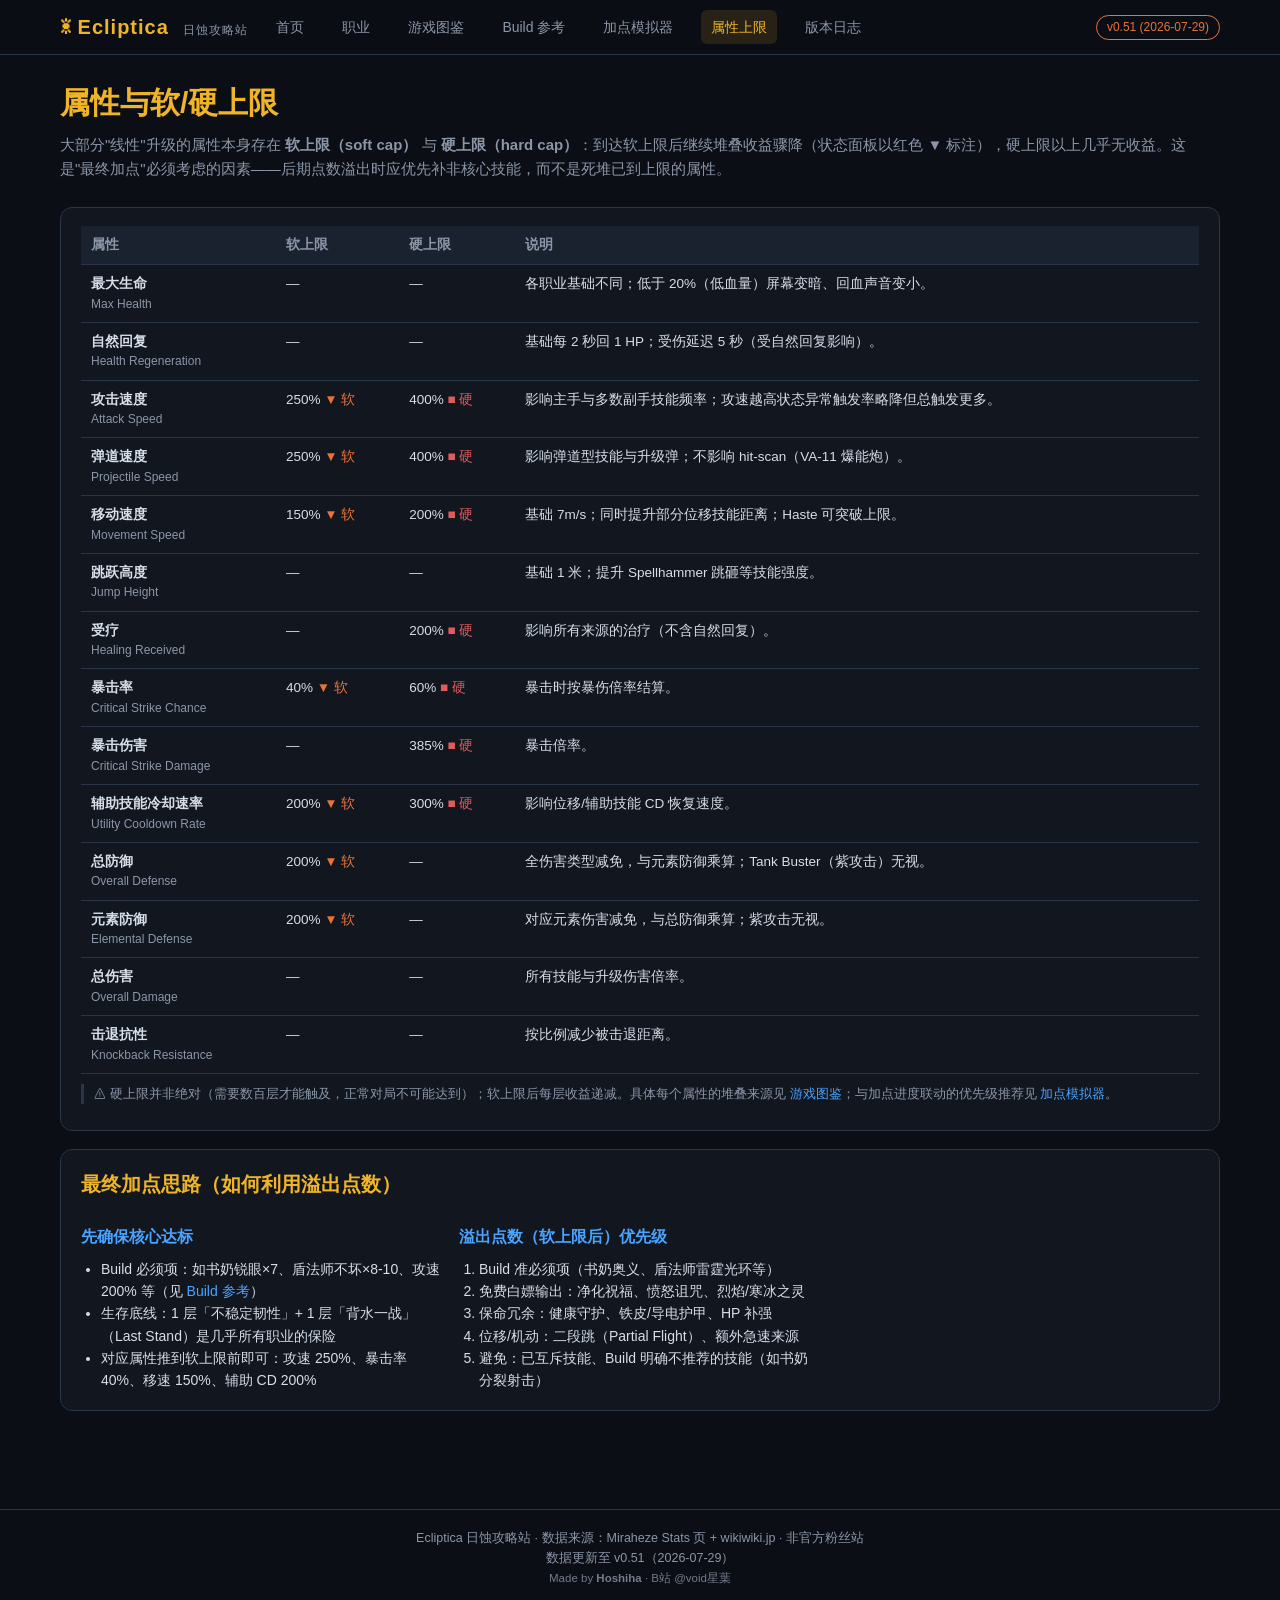
<file: stats.html>
<!DOCTYPE html>
<html lang="zh-CN">
<head>
<meta charset="UTF-8">
<meta name="viewport" content="width=device-width, initial-scale=1, viewport-fit=cover">
<meta name="theme-color" content="#0b0e14">
<title>属性上限 - Ecliptica 日蚀攻略站</title>
<link rel="stylesheet" href="style.css?v=6">
</head>
<body>
<header>
  <nav class="nav">
    <div class="brand">☀ Ecliptica <small>日蚀攻略站</small></div>
    <a class="navlink" href="index.html">首页</a>
    <a class="navlink" href="classes.html">职业</a>
    <a class="navlink" href="upgrades.html">游戏图鉴</a>
    <a class="navlink" href="builds.html">Build 参考</a>
    <a class="navlink" href="simulator.html">加点模拟器</a>
    <a class="navlink active" href="stats.html">属性上限</a>
    <a class="navlink" href="changelog.html">版本日志</a>
    <span class="ver-tag" id="verTag"></span>
  </nav>
</header>
<main>
  <div class="page-head">
    <h1>属性与软/硬上限</h1>
    <p>大部分"线性"升级的属性本身存在 <b>软上限（soft cap）</b> 与 <b>硬上限（hard cap）</b>：到达软上限后继续堆叠收益骤降（状态面板以红色 ▼ 标注），硬上限以上几乎无收益。这是"最终加点"必须考虑的因素——后期点数溢出时应优先补非核心技能，而不是死堆已到上限的属性。</p>
  </div>

  <div class="card">
    <div class="table-scroll">
    <table id="statTable">
      <thead><tr><th>属性</th><th>软上限</th><th>硬上限</th><th>说明</th></tr></thead>
      <tbody></tbody>
    </table>
    </div>
    <div class="tip" style="margin-top:10px">
      ⚠ 硬上限并非绝对（需要数百层才能触及，正常对局不可能达到）；软上限后每层收益递减。具体每个属性的堆叠来源见 <a href="upgrades.html">游戏图鉴</a>；与加点进度联动的优先级推荐见 <a href="simulator.html">加点模拟器</a>。
    </div>
  </div>

  <div class="card">
    <h2>最终加点思路（如何利用溢出点数）</h2>
    <div class="grid grid-2">
      <div>
        <h3>先确保核心达标</h3>
        <ul style="padding-left:20px; font-size:14px">
          <li>Build 必须项：如书奶锐眼×7、盾法师不坏×8-10、攻速 200% 等（见 <a href="builds.html">Build 参考</a>）</li>
          <li>生存底线：1 层「不稳定韧性」+ 1 层「背水一战」（Last Stand）是几乎所有职业的保险</li>
          <li>对应属性推到软上限前即可：攻速 250%、暴击率 40%、移速 150%、辅助 CD 200%</li>
        </ul>
      </div>
      <div>
        <h3>溢出点数（软上限后）优先级</h3>
        <ol style="padding-left:20px; font-size:14px">
          <li>Build 准必须项（书奶奥义、盾法师雷霆光环等）</li>
          <li>免费白嫖输出：净化祝福、愤怒诅咒、烈焰/寒冰之灵</li>
          <li>保命冗余：健康守护、铁皮/导电护甲、HP 补强</li>
          <li>位移/机动：二段跳（Partial Flight）、额外急速来源</li>
          <li>避免：已互斥技能、Build 明确不推荐的技能（如书奶分裂射击）</li>
        </ol>
      </div>
    </div>
  </div>
</main>
<nav class="bottom-nav"><a href="index.html" class=""><span class="bn-ico">🏠</span>首页</a><a href="classes.html" class=""><span class="bn-ico">⚔️</span>职业</a><a href="upgrades.html" class=""><span class="bn-ico">📖</span>图鉴</a><a href="builds.html" class=""><span class="bn-ico">🛠️</span>Build</a><a href="simulator.html" class=""><span class="bn-ico">🎯</span>模拟器</a><a href="stats.html" class="active"><span class="bn-ico">📊</span>属性</a><a href="changelog.html" class=""><span class="bn-ico">📜</span>日志</a></nav>

<footer>
  Ecliptica 日蚀攻略站 · 数据来源：Miraheze Stats 页 + wikiwiki.jp · 非官方粉丝站<br>
  数据更新至 v0.51（2026-07-29）
<br><span style="color:var(--text-dim);opacity:.8;font-size:11.5px">Made by <b>Hoshiha</b> · B站 @void星葉</span>
</footer>
<script src="data.js"></script>
<script>
const D = ECLIPTICA_DATA;
document.getElementById('verTag').textContent = D.meta.version;
document.querySelector('#statTable tbody').innerHTML = D.stats.map(s => `
  <tr>
    <td><b>${s.zh}</b><span class="en">${s.en}</span></td>
    <td>${s.soft ? `${s.soft}${s.unit||''} <span style="color:var(--accent2)">▼ 软</span>` : '—'}</td>
    <td>${s.hard ? `${s.hard}${s.unit||''} <span style="color:var(--red)">■ 硬</span>` : '—'}</td>
    <td>${s.desc}</td>
  </tr>`).join('');
</script>
<script src="site.js?v=3"></script>
</body>
</html>
</file>
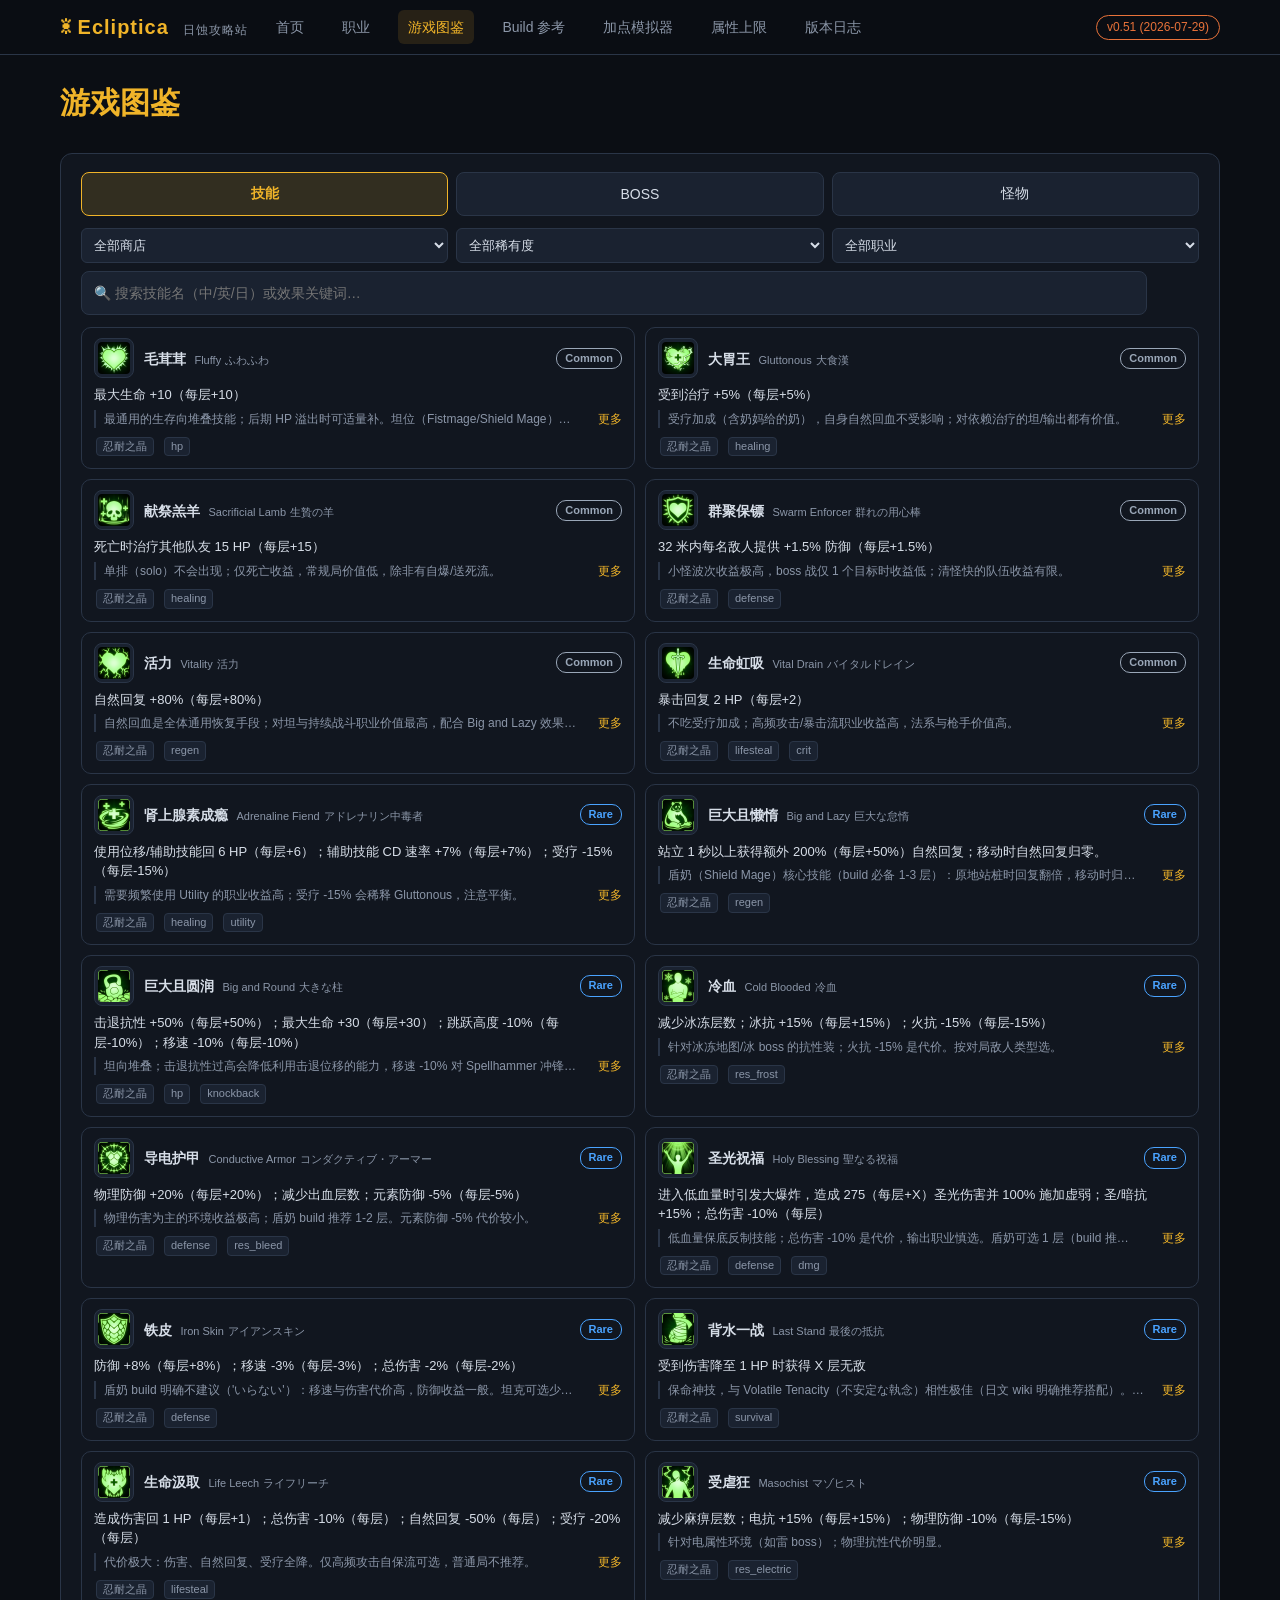
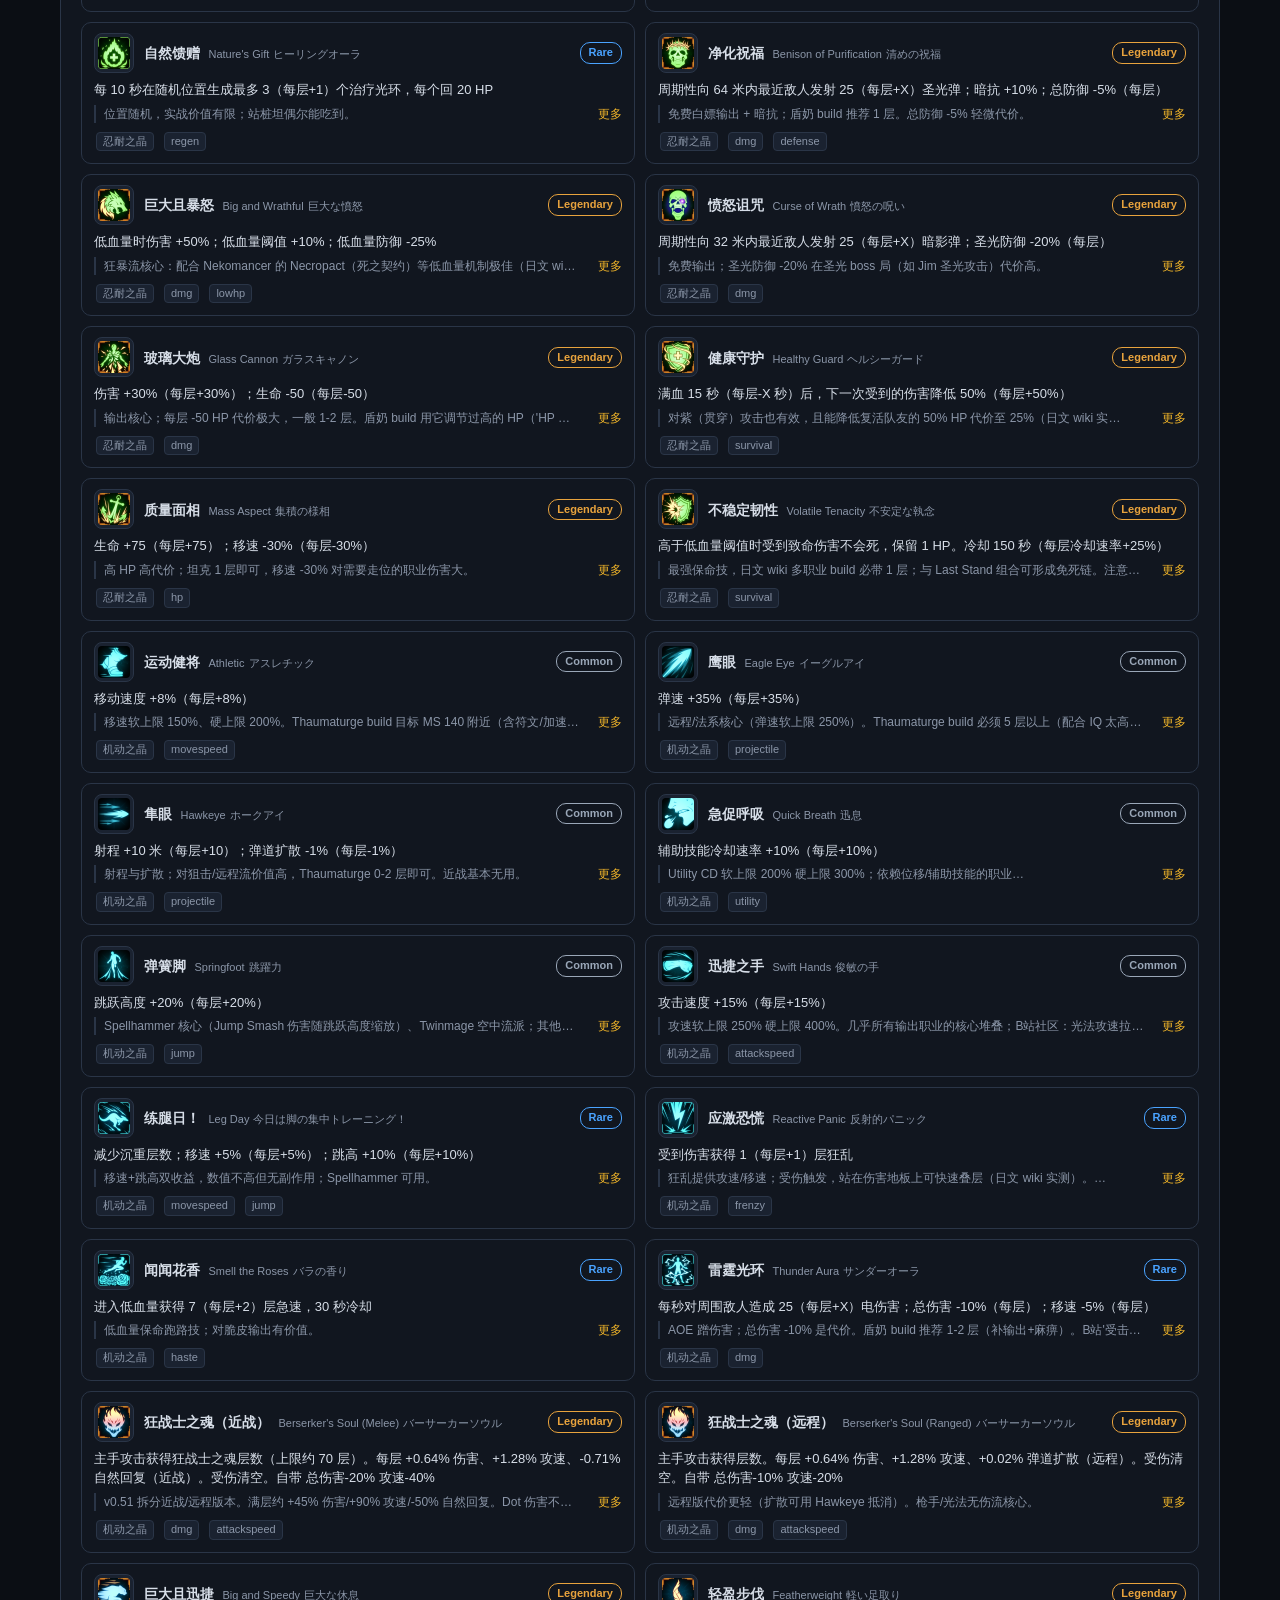
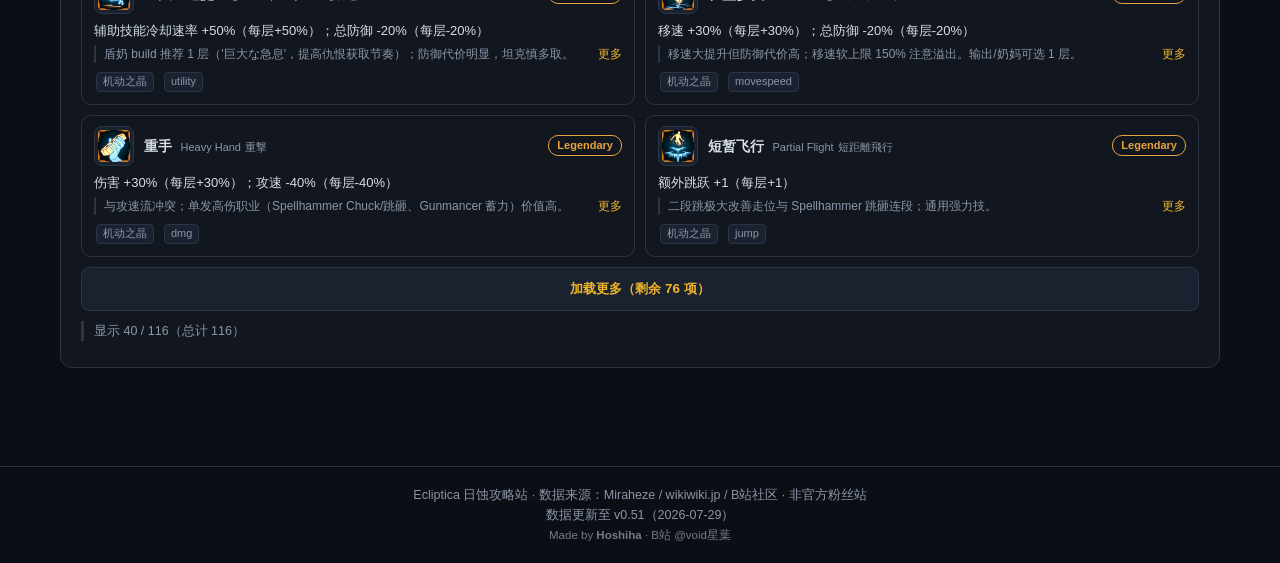
<file: upgrades.html>
<!DOCTYPE html>
<html lang="zh-CN">
<head>
<meta charset="UTF-8">
<meta name="viewport" content="width=device-width, initial-scale=1, viewport-fit=cover">
<meta name="theme-color" content="#0b0e14">
<title>游戏图鉴 - Ecliptica 日蚀攻略站</title>
<link rel="stylesheet" href="style.css?v=6">
</head>
<body class="upg-page">
<header>
  <nav class="nav">
    <div class="brand">☀ Ecliptica <small>日蚀攻略站</small></div>
    <a class="navlink" href="index.html">首页</a>
    <a class="navlink" href="classes.html">职业</a>
    <a class="navlink active" href="upgrades.html">游戏图鉴</a>
    <a class="navlink" href="builds.html">Build 参考</a>
    <a class="navlink" href="simulator.html">加点模拟器</a>
    <a class="navlink" href="stats.html">属性上限</a>
    <a class="navlink" href="changelog.html">版本日志</a>
    <span class="ver-tag" id="verTag"></span>
  </nav>
</header>
<main>
  <div class="page-head">
    <h1>游戏图鉴</h1>
  </div>

  <div class="card upg-shell">
    <div id="upgTabs" class="upg-tabs">
      <button id="tabSkills" class="upg-tab active">技能</button>
      <button id="tabBosses" class="upg-tab">BOSS</button>
      <button id="tabEnemies" class="upg-tab">怪物</button>
    </div>
    <div id="skillsPanel">
    <div id="skillFilters" class="skill-filters" style="display:grid;grid-template-columns:1fr 1fr 1fr;gap:8px;margin-bottom:8px">
      <select id="shopFilter" style="background:var(--bg3);border:1px solid var(--border);color:var(--text);padding:8px;border-radius:6px;min-width:0">
        <option value="all">全部商店</option>
      </select>
      <select id="rarFilter" style="background:var(--bg3);border:1px solid var(--border);color:var(--text);padding:8px;border-radius:6px;min-width:0">
        <option value="all">全部稀有度</option>
        <option value="Common">Common 普通</option>
        <option value="Rare">Rare 稀有</option>
        <option value="Legendary">Legendary 传说</option>
      </select>
      <select id="clsFilter" style="background:var(--bg3);border:1px solid var(--border);color:var(--text);padding:8px;border-radius:6px;min-width:0">
        <option value="all">全部职业</option>
        <option value="common">通用</option>
      </select>
    </div>
    <button id="filterTrigger" class="filter-trigger" type="button">⚙ 筛选（已选 0）</button>
    <div class="search-with-clear upg-search-sticky">
      <input type="text" id="kw" class="search-box" placeholder="🔍 搜索技能名（中/英/日）或效果关键词…">
      <button id="clearKw" class="clear-search" type="button" aria-label="清除技能关键词">×</button>
    </div>
    <div id="activeFilterChips" class="active-filter-chips"></div>
    <div style="overflow-x:auto">
    <div id="skillGrid" class="upg-grid"></div>
    </div>
    <div id="countInfo" class="tip" style="margin-top:10px"></div>
    </div>
    <div id="bossesPanel" style="display:none"></div>
    <div id="enemiesPanel" style="display:none"></div>
  </div>
</main>
<div class="detail-modal" id="filterDrawer">
  <div class="dm-box">
    <div class="dm-handle"></div>
    <h3 style="margin-bottom:10px">⚙ 技能筛选</h3>
    <div id="filterDrawerBody"></div>
    <div class="filter-drawer-actions">
      <button id="filterReset" class="dm-cancel">重置</button>
      <button id="filterView" class="dm-ok">查看 0 条</button>
    </div>
  </div>
</div>
<nav class="bottom-nav"><a href="index.html" class=""><span class="bn-ico">🏠</span>首页</a><a href="classes.html" class=""><span class="bn-ico">⚔️</span>职业</a><a href="upgrades.html" class="active"><span class="bn-ico">📖</span>图鉴</a><a href="builds.html" class=""><span class="bn-ico">🛠️</span>Build</a><a href="simulator.html" class=""><span class="bn-ico">🎯</span>模拟器</a><a href="stats.html" class=""><span class="bn-ico">📊</span>属性</a><a href="changelog.html" class=""><span class="bn-ico">📜</span>日志</a></nav>

<footer>
  Ecliptica 日蚀攻略站 · 数据来源：Miraheze / wikiwiki.jp / B站社区 · 非官方粉丝站<br>
  数据更新至 v0.51（2026-07-29）
<br><span style="color:var(--text-dim);opacity:.8;font-size:11.5px">Made by <b>Hoshiha</b> · B站 @void星葉</span>
</footer>
<script src="data.js"></script>
<script>
const D = ECLIPTICA_DATA;
document.getElementById('verTag').textContent = D.meta.version;

const shopSel = document.getElementById('shopFilter');
D.shops.forEach(s => shopSel.insertAdjacentHTML('beforeend', `<option value="${s.id}">${s.zh}（${s.en}）</option>`));
const clsSel = document.getElementById('clsFilter');
D.classes.forEach(c => clsSel.insertAdjacentHTML('beforeend', `<option value="${c.id}">${c.zh}（${c.en}）</option>`));
const rarSel = document.getElementById('rarFilter');
const urlState = new URLSearchParams(location.search);
let currentTab = ['skills','bosses','enemies'].includes(urlState.get('tab')) ? urlState.get('tab') : 'skills';
let bossKw = urlState.get('boss') || '';
let enemyKw = urlState.get('enemy') || '';
let visibleCount = 40;
const isTouch = ('ontouchstart' in window) || navigator.maxTouchPoints > 0;
const mobileMode = isTouch || window.matchMedia('(max-width: 768px)').matches;
document.body.classList.toggle('mobile-mode', mobileMode);
if (['all','Common','Rare','Legendary'].includes(urlState.get('rar'))) rarSel.value = urlState.get('rar');
if (urlState.get('shop') && [...shopSel.options].some(o => o.value === urlState.get('shop'))) shopSel.value = urlState.get('shop');
if (urlState.get('class') && [...clsSel.options].some(o => o.value === urlState.get('class'))) clsSel.value = urlState.get('class');
document.getElementById('kw').value = urlState.get('q') || '';

// 展平所有技能：通用 + 职业专属
function allSkills() {
  const list = [];
  D.shops.forEach(s => s.skills.forEach(sk => list.push({...sk, shopId:s.id, shopZh:s.zh, shopEn:s.en, classId:null})));
  D.classes.forEach(c => (D.class_upgrades[c.id]||[]).forEach(sk => list.push({...sk, shopId:'chrono', shopZh:'时空法师（职业专属）', shopEn:'Chrono Wizard (Class)', classId:c.id, classZh:c.zh})));
  return list;
}
const SKILLS = allSkills();

function esc(t){return (t||'').replace(/</g,'&lt;').replace(/>/g,'&gt;');}
function syncUrl() {
  const p = new URLSearchParams();
  if (currentTab !== 'skills') p.set('tab', currentTab);
  const q = document.getElementById('kw').value.trim();
  if (q) p.set('q', q);
  if (shopSel.value !== 'all') p.set('shop', shopSel.value);
  if (rarSel.value !== 'all') p.set('rar', rarSel.value);
  if (clsSel.value !== 'all') p.set('class', clsSel.value);
  if (bossKw.trim()) p.set('boss', bossKw.trim());
  if (enemyKw.trim()) p.set('enemy', enemyKw.trim());
  const query = p.toString();
  history.replaceState(null, '', location.pathname + (query ? `?${query}` : ''));
}
function selectedFilterCount() {
  return [shopSel.value, rarSel.value, clsSel.value].filter(v => v !== 'all').length;
}
function filterLabel(kind, value) {
  if (value === 'all') return '全部';
  if (kind === 'shop') { const s = D.shops.find(x => x.id === value); return s ? s.zh : value; }
  if (kind === 'class') { if (value === 'common') return '通用'; const c = D.classes.find(x => x.id === value); return c ? c.zh : value; }
  return {Common:'Common 普通', Rare:'Rare 稀有', Legendary:'Legendary 传说'}[value] || value;
}
function renderFilterDrawer() {
  const groups = [
    ['shop', '商店', [['all','全部'], ...D.shops.map(s => [s.id, s.zh])]],
    ['rar', '稀有度', [['all','全部'], ['Common','Common 普通'], ['Rare','Rare 稀有'], ['Legendary','Legendary 传说']]],
    ['class', '职业', [['all','全部'], ['common','通用'], ...D.classes.map(c => [c.id, c.zh])]]
  ];
  document.getElementById('filterDrawerBody').innerHTML = groups.map(([kind, title, values]) => `
    <section class="filter-group"><h4>${title}</h4><div class="filter-chips">${values.map(([value, label]) => `<button class="filter-chip ${(kind==='shop'?shopSel.value:kind==='rar'?rarSel.value:clsSel.value)===value?'active':''}" data-filter-kind="${kind}" data-filter-value="${value}">${label}</button>`).join('')}</div></section>`).join('');
  document.querySelectorAll('#filterDrawer [data-filter-kind]').forEach(btn => btn.onclick = () => {
    const input = btn.dataset.filterKind === 'shop' ? shopSel : btn.dataset.filterKind === 'rar' ? rarSel : clsSel;
    input.value = btn.dataset.filterValue;
    resetSkillPaging(); render(); renderFilterDrawer();
  });
  const count = selectedFilterCount();
  document.getElementById('filterTrigger').textContent = `⚙ 筛选（已选 ${count}）`;
  document.getElementById('filterView').textContent = `查看 ${filteredSkillCount()} 条`;
  document.getElementById('activeFilterChips').innerHTML = groups.flatMap(([kind, title]) => {
    const input = kind === 'shop' ? shopSel : kind === 'rar' ? rarSel : clsSel;
    return input.value === 'all' ? [] : [`<button class="active-filter-chip" data-chip-kind="${kind}">${title}：${filterLabel(kind, input.value)} ×</button>`];
  }).join('');
  document.querySelectorAll('[data-chip-kind]').forEach(btn => btn.onclick = () => {
    (btn.dataset.chipKind === 'shop' ? shopSel : btn.dataset.chipKind === 'rar' ? rarSel : clsSel).value = 'all';
    resetSkillPaging(); render(); renderFilterDrawer();
  });
}
function filteredSkillCount() {
  const shop = shopSel.value, rar = rarSel.value, cls = clsSel.value;
  const kw = document.getElementById('kw').value.replace(/\s+/g, '').toLowerCase();
  return SKILLS.filter(s => {
    if (shop !== 'all' && s.shopId !== shop) return false;
    if (rar !== 'all' && s.rarity !== rar) return false;
    if (cls === 'common' ? s.classId : cls !== 'all' && s.classId !== cls) return false;
    if (kw && !(s.zh + ' ' + s.en + ' ' + s.jp + ' ' + s.descZh + ' ' + (s.notes||'')).replace(/\s+/g,'').toLowerCase().includes(kw)) return false;
    return true;
  }).length;
}
function resetSkillPaging() { visibleCount = 40; }
function openFilterDrawer() { renderFilterDrawer(); document.getElementById('filterDrawer').classList.add('show'); document.body.classList.add('modal-open'); }
function closeFilterDrawer() { document.getElementById('filterDrawer').classList.remove('show'); document.body.classList.remove('modal-open'); }
function emptyState(kind) {
  return `<div class="empty-state"><p>没有匹配结果</p><div style="display:flex;gap:8px;justify-content:center;flex-wrap:wrap"><button data-empty-action="clear-${kind}">清除关键词</button><button data-empty-action="reset-${kind}">重置筛选</button></div></div>`;
}
function syncClearButton(input, button) {
  if (input && button) button.style.visibility = input.value ? 'visible' : 'hidden';
}
function bindEmptyActions() {
  document.querySelectorAll('[data-empty-action]').forEach(button => button.onclick = () => {
    const action = button.dataset.emptyAction;
    if (action === 'clear-skill' || action === 'reset-skill') document.getElementById('kw').value = '';
    if (action === 'reset-skill') {
      document.getElementById('shopFilter').value = 'all';
      document.getElementById('rarFilter').value = 'all';
      document.getElementById('clsFilter').value = 'all';
    }
    if (action === 'clear-boss' || action === 'reset-boss') { bossKw = ''; document.getElementById('bossKw').value = ''; }
    if (action === 'clear-enemy' || action === 'reset-enemy') { enemyKw = ''; document.getElementById('enemyKw').value = ''; }
    if (action.includes('skill')) { resetSkillPaging(); render(); }
    if (action.includes('boss')) renderBosses();
    if (action.includes('enemy')) renderEnemies();
  });
}

function render() {
  const shop = shopSel.value, rar = rarSel.value, cls = clsSel.value;
  const kw = document.getElementById('kw').value.replace(/\s+/g, '').toLowerCase();
  let rows = SKILLS.filter(s => {
    if (shop !== 'all' && s.shopId !== shop) return false;
    if (rar !== 'all' && s.rarity !== rar) return false;
    if (cls === 'common') { if (s.classId) return false; }
    else if (cls !== 'all' && s.classId !== cls) return false;
    if (kw) {
      const hay = (s.zh + ' ' + s.en + ' ' + s.jp + ' ' + s.descZh + ' ' + (s.notes||'')).replace(/\s+/g, '').toLowerCase();
      if (!hay.includes(kw)) return false;
    }
    return true;
  });
  const visibleRows = rows.slice(0, visibleCount);
  document.getElementById('skillGrid').innerHTML = rows.length ? visibleRows.map(s => `
    <div class="upg-card">
      <div class="upg-head">
        <img src="${D.icons[s.id]||''}" class="upg-icon" alt="" loading="lazy">
        <div class="upg-names">
          <b>${esc(s.zh)}</b> <span class="en">${esc(s.en)}</span><span class="jp">${esc(s.jp||'')}</span>
        </div>
        <span class="rar rar-${s.rarity}">${s.rarity}</span>
      </div>
      <div class="upg-effect">${esc(s.descZh)}</div>
      ${s.notes ? `<div class="upg-note">${esc(s.notes)}</div>` : ''}
      <div class="upg-meta">
        ${s.classId ? `<span class="tag" style="border-color:var(--accent2);color:var(--accent2)">${s.classZh}</span>` : ''}
        <span class="tag">${s.shopZh}</span>
        ${(s.tags||[]).map(t=>`<span class="tag">${t}</span>`).join('')}
      </div>
    </div>`).join('') + (visibleRows.length < rows.length ? `<button id="loadMoreSkills" class="load-more">加载更多（剩余 ${rows.length - visibleRows.length} 项）</button>` : '') : emptyState('skill');
  // 备注点击展开/收起
  document.querySelectorAll('.upg-note').forEach(n => n.onclick = () => n.classList.toggle('open'));
  document.getElementById('countInfo').textContent = `显示 ${visibleRows.length} / ${rows.length}（总计 ${SKILLS.length}）`;
  syncClearButton(document.getElementById('kw'), document.getElementById('clearKw'));
  document.getElementById('filterTrigger').textContent = `⚙ 筛选（已选 ${selectedFilterCount()}）`;
  renderFilterDrawer();
  bindEmptyActions();
  const loadMore = document.getElementById('loadMoreSkills');
  if (loadMore) loadMore.onclick = () => { visibleCount += 40; render(); };
  syncUrl();
}
// 搜索框防抖 + 焦点保持（移动端 IME 输入大列表重渲染时防失焦）
function bindSearchInput(input, fn) {
  let t = null;
  input.addEventListener('input', () => {
    clearTimeout(t);
    t = setTimeout(() => {
      const wasFocused = document.activeElement === input;
      fn();
      if (wasFocused) { try { input.focus({ preventScroll: true }); } catch(e) {} }
    }, 120);
  });
}
bindSearchInput(document.getElementById('kw'), () => { resetSkillPaging(); render(); });
document.getElementById('clearKw').onclick = () => { document.getElementById('kw').value = ''; resetSkillPaging(); render(); };
shopSel.onchange = () => { resetSkillPaging(); render(); };
rarSel.onchange = () => { resetSkillPaging(); render(); };
clsSel.onchange = () => { resetSkillPaging(); render(); };
document.getElementById('filterTrigger').onclick = openFilterDrawer;
document.getElementById('filterReset').onclick = () => {
  shopSel.value = 'all'; rarSel.value = 'all'; clsSel.value = 'all'; resetSkillPaging(); render(); renderFilterDrawer();
};
document.getElementById('filterView').onclick = closeFilterDrawer;
document.getElementById('filterDrawer').addEventListener('click', e => { if (e.target === document.getElementById('filterDrawer')) closeFilterDrawer(); });
render();

// ---------- Boss / 小怪图鉴 ----------
const ELEM_ZH = { 'PHYSICAL': '物理', 'FIRE': '火', 'FROST': '冰', 'ELECTRIC': '雷', 'LUMINOUS': '光', 'SHADOW': '暗', 'POISON': '毒' };
const ELEM_COLOR = { 'PHYSICAL': '#aaa', 'FIRE': '#ff9a3c', 'FROST': '#7cd4ff', 'ELECTRIC': '#ffe14d', 'LUMINOUS': '#f0e58c', 'SHADOW': '#b45cf5', 'POISON': '#f02ae0' };
function elemName(t) { return ELEM_ZH[t] || t; }
function affChip(a, val) {
  const st = val.status === 'WEAK' ? 'weak' : val.status === 'RESIST' ? 'resist' : 'neutral';
  return `<span class="aff aff-${st}" title="${a}">${elemName(a)} <b>${val.status==='WEAK'?'×1.25 弱点':val.status==='RESIST'?'×0.7 抗性':'×1'}</b></span>`;
}
let bossOpen = null;
function renderBosses() {
  const panel = document.getElementById('bossesPanel');
  // 骨架（提示+搜索框）只创建一次——输入框节点保持稳定，避免失焦
  if (!panel.querySelector('#bossKw')) {
      panel.innerHTML = `<div class="tip" style="margin-bottom:12px">共 ${(D.bosses||[]).length} 个 Boss · 数据来源：<a href="https://ecliptica.miraheze.org/wiki/Bosses" target="_blank" style="color:var(--blue)">英文 wiki（Miraheze）</a>。克制：<span class="aff aff-weak">×1.25 弱点</span> <span class="aff aff-neutral">×1</span> <span class="aff aff-resist">×0.7 抗性</span>；<b style="color:#b45cf5">紫色</b>攻击无视防御。点击卡片展开详情。</div>
      <div class="search-with-clear"><input type="text" id="bossKw" class="search-box" placeholder="🔍 搜索 Boss（名称/称号/机制/攻略）…"><button id="clearBossKw" class="clear-search" type="button" aria-label="清除 Boss 关键词">×</button></div>
      <div id="bossCount" class="tip"></div><div id="bossList"></div>`;
    const kw = document.getElementById('bossKw');
    kw.value = bossKw;
    bindSearchInput(kw, () => { bossKw = kw.value; renderBosses(); });
    document.getElementById('clearBossKw').onclick = () => { bossKw = ''; kw.value = ''; renderBosses(); };
  }
  // 注意：不回写输入框 value（用户输入原样保留，避免吞空格）
  const nk = bossKw.replace(/\s+/g, '').toLowerCase();
  const bs = (D.bosses||[]).filter(b => !nk || (b.name + ' ' + (b.desc||'') + ' ' + (b.zh_mech||'') + ' ' + (b.zh_tips||'')).replace(/\s+/g, '').toLowerCase().includes(nk));
  const grid = `<div class="upg-grid">` + bs.map(b => `
    <div class="upg-card boss-card" data-boss="${b.id}" style="cursor:pointer">
      <div class="upg-head">
        <img src="${b.icon}" class="upg-icon" alt="" loading="lazy" onerror="this.style.visibility='hidden'">
        <div class="upg-names"><b>${esc(b.name)}</b>${b.desc ? `<span class="en">${esc(b.desc)}</span>` : ''}</div>
        <span class="rar rar-Legendary">${esc(b.phase||'')}</span><span class="expand-chevron">${bossOpen === b.id ? '⌃' : '⌄'}</span>
      </div>
      ${bossOpen === b.id ? bossDetail(b) : ''}
    </div>`).join('') + `</div>`;
  document.getElementById('bossCount').textContent = `显示 ${bs.length} / ${(D.bosses||[]).length}`;
  document.getElementById('bossList').innerHTML = bs.length ? grid : emptyState('boss');
  syncClearButton(document.getElementById('bossKw'), document.getElementById('clearBossKw'));
  bindEmptyActions();
  document.querySelectorAll('.boss-card').forEach(card => card.onclick = () => {
    bossOpen = bossOpen === card.dataset.boss ? null : card.dataset.boss;
    renderBosses();
  });
  syncUrl();
}
function bossDetail(b) {
  return `
    <div class="boss-detail">
      <div class="upg-meta" style="margin-top:8px">
        ${b.hp ? `<span class="tag">HP ${b.hp}</span>` : ''}
        ${b.dmg_zh ? `<span class="tag">伤害：<b>${esc(b.dmg_zh)}</b></span>` : ''}
        ${b.phases ? `<span class="tag">阶段：${b.phases}</span>` : ''}
        ${b.inflicts ? `<span class="tag">施加：${esc(b.inflicts)}</span>` : ''}
      </div>
      ${Object.keys(b.affinity||{}).length ? `<div class="upg-meta" style="margin-top:6px"><b style="font-size:12px;color:var(--text-dim);align-self:center">克制：</b>${Object.entries(b.affinity).map(([a,v]) => affChip(a, v)).join('')}</div>` : ''}
      ${b.zh_mech ? `<div class="boss-sec"><h4>🎯 阶段机制</h4><p>${esc(b.zh_mech)}</p></div>` : ''}
      ${b.zh_tips ? `<div class="boss-sec"><h4>🛡 应对攻略</h4><p>${esc(b.zh_tips)}</p></div>` : ''}
      ${b.strategy ? `<div class="upg-note">📜 英文原文（wiki）：${esc(b.strategy.replace(/\n+/g,' ').slice(0,300))}${b.strategy.length>300?'…':''}</div>` : ''}
    </div>`;
}
let enemyOpen = null;
function renderEnemies() {
  const panel = document.getElementById('enemiesPanel');
  // 骨架（提示+搜索框）只创建一次——输入框节点保持稳定，避免失焦
  if (!panel.querySelector('#enemyKw')) {
      panel.innerHTML = `<div class="tip" style="margin-bottom:12px">共 ${(D.enemies||[]).length} 种怪物 · 数据来源：<a href="https://ecliptica.miraheze.org/wiki/Enemies" target="_blank" style="color:var(--blue)">英文 wiki（Miraheze）</a>。怪物按阶段出现，部分可施加异常或拥有特殊机制。</div>
      <div class="search-with-clear"><input type="text" id="enemyKw" class="search-box" placeholder="🔍 搜索怪物（名称/伤害/异常/机制）…"><button id="clearEnemyKw" class="clear-search" type="button" aria-label="清除怪物关键词">×</button></div>
      <div id="enemyCount" class="tip"></div>
      <div id="enemyList"></div>
      <div id="enemyBossRel"></div>`;
    const kw = document.getElementById('enemyKw');
    kw.value = enemyKw;
    bindSearchInput(kw, () => { enemyKw = kw.value; renderEnemies(); });
    document.getElementById('clearEnemyKw').onclick = () => { enemyKw = ''; kw.value = ''; renderEnemies(); };
  }
  // 注意：不回写输入框 value（用户输入原样保留，避免吞空格）
  const nk = enemyKw.replace(/\s+/g, '').toLowerCase();
  const es = (D.enemies||[]).filter(e => !nk || (e.name + ' ' + (e.damage||'') + ' ' + (e.debuffs||[]).join('') + ' ' + (e.mech||[]).join('')).replace(/\s+/g, '').toLowerCase().includes(nk));
  const enemyTags = e => [
    e.damage ? `<span class="tag enemy-tag damage">伤害：${esc(e.damage)}</span>` : '',
    ...(e.debuffs||[]).map(d => `<span class="tag enemy-tag debuff">异常：${esc(d)}</span>`),
    ...(e.mech||[]).map(m => `<span class="tag enemy-tag mech">机制：${esc(m)}</span>`)
  ].join('');
  const enemyCard = (e, key, bossName) => {
    const open = enemyOpen === key;
    return `<div class="upg-card enemy-card ${open ? 'open' : ''}" data-enemy="${esc(key)}" style="cursor:pointer">
      <div class="upg-head">
        <img src="${e.icon}" class="upg-icon" alt="" loading="lazy" onerror="this.style.visibility='hidden'">
        <div class="upg-names"><b>${esc(e.name)}</b>${bossName ? `<span class="en">${esc(bossName)}</span>` : ''}</div>
        <span class="rar">${esc(e.phase||'')}</span><span class="expand-chevron">${open ? '⌃' : '⌄'}</span>
      </div>
      <div class="upg-meta enemy-summary-tags">${enemyTags(e)}</div>
      ${open ? `<div class="enemy-detail">
        ${e.mech?.length ? `<div class="boss-sec"><h4>⚙ 机制</h4><p>${esc(e.mech.join('；'))}</p></div>` : ''}
        ${e.tips ? `<div class="boss-sec"><h4>🛡 应对攻略</h4><p>${esc(e.tips)}</p></div>` : ''}
      </div>` : ''}
    </div>`;
  };
  const card = e => `
    <div class="upg-card">
      <div class="upg-head">
        <img src="${e.icon}" class="upg-icon" alt="" loading="lazy" onerror="this.style.visibility='hidden'">
        <div class="upg-names"><b>${esc(e.name)}</b></div>
        <span class="rar">${esc(e.phase||'')}</span>
      </div>
      ${e.damage ? `<div class="upg-effect" style="margin-top:6px">伤害：<b>${esc(e.damage)}</b></div>` : ''}
      ${(e.debuffs||[]).length ? `<div class="upg-meta" style="margin-top:4px">${e.debuffs.map(d => `<span class="tag" style="border-color:var(--red);color:var(--red)">施加：${esc(d)}</span>`).join('')}</div>` : ''}
      ${(e.mech||[]).length ? `<div class="upg-meta" style="margin-top:4px">${e.mech.map(m => `<span class="tag" style="border-color:var(--accent);color:var(--accent)">${esc(m)}</span>`).join('')}</div>` : ''}
      ${e.tips ? `<div class="boss-sec" style="margin-top:6px"><h4>🛡 应对</h4><p>${esc(e.tips)}</p></div>` : ''}
    </div>`;
  const bossRel = (D.boss_enemies||[]).filter(e => !nk || (e.name + ' ' + (e.boss||'') + ' ' + (e.damage||'')).replace(/\s+/g, '').toLowerCase().includes(nk));
  const bossRelHtml = bossRel.length ? `
    <h3 style="margin:16px 0 8px;font-size:15px">☠️ Boss 相关敌人（Boss 战中召唤）</h3>
    <div class="upg-grid">` + bossRel.map(e => `
    <div class="upg-card">
      <div class="upg-head">
        <img src="${e.icon}" class="upg-icon" alt="" loading="lazy" onerror="this.style.visibility='hidden'">
        <div class="upg-names"><b>${esc(e.name)}</b><span class="en">${esc(e.boss||'')}</span></div>
      </div>
      ${e.damage ? `<div class="upg-effect" style="margin-top:6px">伤害：<b>${esc(e.damage)}</b></div>` : ''}
      ${(e.debuffs||[]).length ? `<div class="upg-meta" style="margin-top:4px">${e.debuffs.map(d => `<span class="tag" style="border-color:var(--red);color:var(--red)">施加：${esc(d)}</span>`).join('')}</div>` : ''}
      ${(e.mech||[]).length ? `<div class="upg-meta" style="margin-top:4px">${e.mech.map(m => `<span class="tag" style="border-color:var(--accent);color:var(--accent)">${esc(m)}</span>`).join('')}</div>` : ''}
      ${e.tips ? `<div class="boss-sec" style="margin-top:6px"><h4>🛡 应对</h4><p>${esc(e.tips)}</p></div>` : ''}
    </div>`).join('') + `</div>` : '';
  document.getElementById('enemyCount').textContent = `显示 ${es.length} / ${(D.enemies||[]).length}`;
  document.getElementById('enemyList').innerHTML = es.length ? `<div class="upg-grid">` + es.map(e => enemyCard(e, `enemy:${e.id}`, '')).join('') + `</div>` : emptyState('enemy');
  const compactBossRel = bossRel.length ? `<h3 style="margin:16px 0 8px;font-size:15px">⚔ Boss 相关敌人（Boss 战中召唤）</h3><div class="upg-grid">` + bossRel.map(e => enemyCard(e, `boss:${e.id}:${e.boss||''}`, e.boss)).join('') + `</div>` : '';
  document.getElementById('enemyBossRel').innerHTML = compactBossRel;
  syncClearButton(document.getElementById('enemyKw'), document.getElementById('clearEnemyKw'));
  bindEmptyActions();
  document.querySelectorAll('.enemy-card').forEach(card => card.onclick = () => {
    enemyOpen = enemyOpen === card.dataset.enemy ? null : card.dataset.enemy;
    renderEnemies();
  });
  syncUrl();
}
function switchTab(t) {
  currentTab = t;
  document.querySelectorAll('.upg-tab').forEach(b => b.classList.remove('active'));
  document.getElementById('tabSkills').classList.toggle('active', t === 'skills');
  document.getElementById('tabBosses').classList.toggle('active', t === 'bosses');
  document.getElementById('tabEnemies').classList.toggle('active', t === 'enemies');
  document.getElementById('skillsPanel').style.display = t === 'skills' ? '' : 'none';
  document.getElementById('bossesPanel').style.display = t === 'bosses' ? '' : 'none';
  document.getElementById('enemiesPanel').style.display = t === 'enemies' ? '' : 'none';
  if (t === 'bosses') renderBosses();
  if (t === 'enemies') renderEnemies();
  syncUrl();
}
document.getElementById('tabSkills').onclick = () => switchTab('skills');
document.getElementById('tabBosses').onclick = () => switchTab('bosses');
document.getElementById('tabEnemies').onclick = () => switchTab('enemies');
switchTab(currentTab);
</script>
<script src="site.js?v=3"></script>
</body>
</html>
</file>
<file: style.css>
/* Ecliptica 日蚀攻略站 - 样式 */
:root {
  color-scheme: dark;
  --bg: #0b0e14;
  --bg2: #11161f;
  --bg3: #1a2230;
  --border: #2a3547;
  --text: #d7dee8;
  --text-dim: #8b96a8;
  --accent: #f0b429;
  --accent2: #e8723a;
  --blue: #4aa3ff;
  --green: #5ecf6f;
  --red: #e05b5b;
  --purple: #b07cf0;
  --legendary: #e8a33d;
  --rare: #4aa3ff;
  --common: #9aa7b8;
  --s1: 4px;
  --s2: 8px;
  --s3: 12px;
  --s4: 16px;
  --s5: 24px;
  --radius-sm: 8px;
  --radius-lg: 16px;
  --nav-h: 56px;
}
* { box-sizing: border-box; margin: 0; padding: 0; }
html { scroll-behavior: smooth; background: var(--bg); height: 100%; }
html, body { min-height: 100%; }
body {
  background: var(--bg);
  color: var(--text);
  font-family: "Segoe UI", "Microsoft YaHei", "PingFang SC", sans-serif;
  line-height: 1.6;
  min-height: 100%;
  display: flex;
  flex-direction: column;
  overflow-x: hidden;   /* 兜底：任何内容都不允许撑宽页面（横向溢出） */
}
html { overflow-x: hidden; }
main { flex: 1 0 auto; width: 100%; min-width: 0; }
footer { flex-shrink: 0; }
#prioList, .card, .prio-cols { min-width: 0; }
a { color: var(--blue); text-decoration: none; }
a:hover { text-decoration: underline; }

/* 顶栏 */
header {
  position: sticky; top: 0; z-index: 100;
  background: rgba(11,14,20,0.94);
  border-bottom: 1px solid var(--border);
  backdrop-filter: blur(8px);
}
.nav {
  max-width: 1200px; margin: 0 auto; padding: 10px 20px;
  display: flex; align-items: center; gap: 18px; flex-wrap: wrap;
}
.brand { font-size: 20px; font-weight: 700; color: var(--accent); letter-spacing: 1px; }
.brand small { color: var(--text-dim); font-weight: 400; font-size: 12px; margin-left: 8px; }
.nav a.navlink {
  color: var(--text-dim); padding: 6px 10px; border-radius: 6px;
  font-size: 14px; transition: all .15s;
}
.nav a.navlink:hover { color: var(--text); background: var(--bg3); text-decoration: none; }
.nav a.navlink.active { color: var(--accent); background: rgba(240,180,41,0.12); }
.ver-tag {
  margin-left: auto; font-size: 12px; color: var(--accent2);
  border: 1px solid var(--accent2); padding: 2px 10px; border-radius: 20px;
}

main { max-width: 1200px; margin: 0 auto; padding: 24px 20px 80px; }

/* 页面头 */
.page-head { margin-bottom: 26px; }
.page-head h1 { font-size: 30px; color: var(--accent); margin-bottom: 6px; }
.page-head p { color: var(--text-dim); font-size: 15px; }

/* 卡片 */
.card {
  background: var(--bg2); border: 1px solid var(--border);
  border-radius: 12px; padding: 18px 20px; margin-bottom: 18px;
}
.card h2 { font-size: 20px; color: var(--accent); margin-bottom: 12px; }
.card h3 { font-size: 16px; color: var(--blue); margin: 12px 0 8px; }

/* 网格 */
.grid { display: grid; gap: 16px; }
.grid-2 { grid-template-columns: repeat(auto-fill, minmax(340px, 1fr)); }
.grid-3 { grid-template-columns: repeat(auto-fill, minmax(280px, 1fr)); }
.grid-4 { grid-template-columns: repeat(auto-fill, minmax(220px, 1fr)); }

/* 表格 */
table { width: 100%; border-collapse: collapse; font-size: 13.5px; }
th, td { padding: 8px 10px; border-bottom: 1px solid var(--border); text-align: left; vertical-align: top; }
th { color: var(--text-dim); font-weight: 600; background: var(--bg3); white-space: nowrap; }
tr:hover td { background: rgba(74,163,255,0.05); }
td .en { color: var(--text-dim); font-size: 12px; display: block; }
td .jp { color: var(--text-dim); font-size: 11px; opacity: .8; display: block; }

/* 稀有度 */
.rar { display: inline-block; padding: 1px 8px; border-radius: 10px; font-size: 11px; font-weight: 700; flex-shrink: 0; }
/* 升级图鉴卡片流 */
.upg-grid { display: grid; grid-template-columns: repeat(2, minmax(0,1fr)); gap: 10px; }
@media (max-width: 900px) { .upg-grid { grid-template-columns: minmax(0,1fr); } }
.upg-card { background: var(--bg2); border: 1px solid var(--border); border-radius: 10px; padding: 10px 12px; min-width: 0; }
.upg-icon { width: 40px; height: 40px; border-radius: 8px; border: 1px solid var(--border); background: var(--bg3); object-fit: contain; padding: 3px; flex-shrink: 0; }
.upg-head { display: flex; align-items: center; gap: 10px; }
.upg-names { flex: 1; min-width: 0; }
.upg-names b { font-size: 14px; }
.upg-names .en { color: var(--text-dim); font-size: 11px; margin-left: 4px; }
.upg-names .jp { color: var(--text-dim); font-size: 11px; margin-left: 4px; }
.upg-effect { margin-top: 7px; font-size: 13px; color: var(--text); line-height: 1.5; }
.upg-note {
  margin-top: 5px; font-size: 12px; color: var(--text-dim); line-height: 1.5;
  display: -webkit-box; -webkit-line-clamp: 1; -webkit-box-orient: vertical; overflow: hidden;
  cursor: pointer; border-left: 2px solid var(--border); padding-left: 8px;
}
.upg-note.open { -webkit-line-clamp: unset; }
.upg-meta { margin-top: 7px; display: flex; gap: 6px; flex-wrap: wrap; }
.upg-meta .tag { font-size: 11px; }
/* 属性克制徽章 */
.aff { display: inline-block; padding: 2px 9px; border-radius: 12px; font-size: 11.5px; border: 1px solid; margin: 0 4px 4px 0; }
.aff b { font-weight: 700; }
.aff-weak { color: #ffd166; border-color: #ffd166; background: rgba(255,209,102,.08); }
.aff-neutral { color: var(--text-dim); border-color: var(--border); }
.aff-resist { color: #7cd4ff; border-color: #7cd4ff; background: rgba(124,212,255,.08); }
/* 图鉴 tab */
.upg-tab { min-width: 44px; min-height: 44px; background: var(--bg3); border: 1px solid var(--border); color: var(--text); padding: 8px 16px; border-radius: 8px; cursor: pointer; font-size: 14px; }
.upg-tab.active { background: rgba(240,180,41,.15); border-color: var(--accent); color: var(--accent); font-weight: 600; }
/* Boss 详情分节 */
.boss-card { transition: border-color .15s; }
.boss-card:hover { border-color: var(--accent); }
.boss-detail { border-top: 1px dashed var(--border); margin-top: 10px; padding-top: 6px; }
.boss-sec { margin-top: 8px; }
.boss-sec h4 { font-size: 13px; margin: 0 0 4px; color: var(--accent); }
.boss-sec p { font-size: 13px; color: var(--text); line-height: 1.6; margin: 0; }
.rar-Common { color: var(--common); border: 1px solid var(--common); }
.rar-Rare { color: var(--rare); border: 1px solid var(--rare); }
.rar-Legendary { color: var(--legendary); border: 1px solid var(--legendary); }

/* 标签 */
.tag { display: inline-block; background: var(--bg3); border: 1px solid var(--border); color: var(--text-dim); border-radius: 4px; padding: 0 6px; font-size: 11px; margin: 2px; }

/* 职业卡片 */
.class-card { border: 1px solid var(--border); border-radius: 12px; padding: 16px; background: var(--bg2); transition: all .15s; }
.class-card:hover { border-color: var(--accent); transform: translateY(-2px); }
.class-card .role { font-size: 12px; padding: 2px 10px; border-radius: 10px; }
.role-ATTACK { color: var(--red); border: 1px solid var(--red); }
.role-HEAVY { color: var(--blue); border: 1px solid var(--blue); }
.role-SUPPORT { color: var(--green); border: 1px solid var(--green); }
.class-card h3 { color: var(--text); font-size: 18px; margin: 8px 0 4px; }
.class-card h3 .en { color: var(--text-dim); font-size: 13px; }
.class-card p { color: var(--text-dim); font-size: 13.5px; }

/* Build 页 */
.build-block { border-left: 3px solid var(--border); padding-left: 14px; margin: 10px 0; }
.build-must { border-left-color: var(--red); }
.build-nice { border-left-color: var(--blue); }
.build-avoid { border-left-color: var(--text-dim); }
.build-block h4 { font-size: 14px; margin-bottom: 8px; }
.build-must h4 { color: var(--red); }
.build-nice h4 { color: var(--blue); }
.build-avoid h4 { color: var(--text-dim); }
.build-item { margin-bottom: 6px; font-size: 14px; }
.build-item .cnt { color: var(--accent); font-weight: 700; }
.build-item .why { color: var(--text-dim); font-size: 13px; }

/* 模拟器 */
.sim-layout { display: grid; grid-template-columns: minmax(0, 320px) minmax(0, 1fr); gap: 18px; align-items: start; }
.sim-layout > * { min-width: 0; }
@media (max-width: 900px) { .sim-layout { grid-template-columns: minmax(0, 1fr); } }
.control-panel { position: sticky; top: 70px; }
.select-row { margin-bottom: 14px; }
.select-row label { display: block; font-size: 13px; color: var(--text-dim); margin-bottom: 4px; }
.select-row select, .select-row input[type=text] {
  width: 100%; background: var(--bg3); border: 1px solid var(--border);
  color: var(--text); padding: 8px 10px; border-radius: 6px; font-size: 14px;
}
.skill-picker { max-height: 340px; overflow-y: auto; border: 1px solid var(--border); border-radius: 8px; background: var(--bg2); }
/* 搜索加点面板行 */
.pick-row {
  position: relative;
  display: flex; align-items: center; justify-content: space-between; gap: 8px;
  padding: 7px 10px; border-bottom: 1px solid rgba(42,53,71,.5);
}
.pick-row:hover { background: var(--bg3); }
.pick-icon { width: 36px; height: 36px; border-radius: 7px; border: 1px solid var(--border); background: var(--bg3); object-fit: contain; padding: 2px; flex-shrink: 0; }
.pick-info { min-width: 0; flex: 1; }
.pick-info .sp-zh { color: var(--text); font-size: 13.5px; font-weight: 600; }
.pick-info .sp-en { color: var(--text-dim); font-size: 11px; display: block; }
.pick-rank { font-size: 11px; margin-left: 6px; }
.pick-actions { display: flex; align-items: center; gap: 6px; flex-shrink: 0; }
.pick-layers { color: var(--accent); font-weight: 700; font-size: 13px; }
.btn-add {
  background: rgba(240,180,41,.15); border: 1px solid var(--accent); color: var(--accent);
  min-width: 44px; min-height: 44px; padding: 4px 10px; border-radius: 6px; cursor: pointer; font-size: 13px; white-space: nowrap;
}
.search-with-clear { display: flex; align-items: stretch; gap: 8px; margin-bottom: 12px; }
.search-with-clear .search-box { flex: 1; min-width: 0; margin-bottom: 0; }
.clear-search {
  width: 44px; min-width: 44px; min-height: 44px; padding: 0; border-radius: 8px;
  background: var(--bg3); border: 1px solid var(--border); color: var(--text-dim);
  cursor: pointer; font-size: 18px; line-height: 1;
}
.clear-search:hover { border-color: var(--accent); color: var(--accent); }
.empty-state { padding: 16px 10px; color: var(--text-dim); text-align: center; }
.empty-state p { margin-bottom: 10px; }
.empty-state button, .prio-expand {
  min-height: 44px; padding: 8px 14px; border-radius: 8px; cursor: pointer;
  background: var(--bg3); border: 1px solid var(--border); color: var(--text);
}
.empty-state button:hover, .prio-expand:hover { border-color: var(--accent); color: var(--accent); }
.btn-add:hover { background: rgba(240,180,41,.3); }
/* 悬停详情弹窗：容器内 .si-tip 仅作数据源（隐藏），实际显示用 body 级 .global-tip */
.si-tip { display: none !important; }
.global-tip {
  display: none; position: fixed; z-index: 9999; width: 280px;
  background: var(--bg3); border: 1px solid var(--border); border-radius: 10px;
  padding: 10px 12px; box-shadow: 0 6px 24px rgba(0,0,0,.7);
  pointer-events: none; font-size: 12.5px; line-height: 1.55;
}
.skill-picker label { display: flex; gap: 8px; align-items: flex-start; padding: 7px 10px; cursor: pointer; font-size: 13.5px; border-bottom: 1px solid rgba(42,53,71,.5); }
.skill-picker label:hover { background: var(--bg3); }
.skill-picker input { margin-top: 3px; }
.skill-picker .sp-zh { color: var(--text); }
.skill-picker .sp-en { color: var(--text-dim); font-size: 11px; display: block; }

/* 优先级结果 */
.prio-row {
  display: flex; align-items: center; gap: 12px; padding: 10px 12px;
  border: 1px solid var(--border); border-radius: 8px; margin-bottom: 8px; background: var(--bg2);
}
.prio-rank {
  width: 34px; height: 34px; border-radius: 50%; flex-shrink: 0;
  display: flex; align-items: center; justify-content: center;
  font-weight: 800; font-size: 15px;
  background: var(--bg3); border: 2px solid var(--border); color: var(--text-dim);
}
.prio-row.r1 .prio-rank { border-color: var(--accent); color: var(--accent); }
.prio-row.r2 .prio-rank { border-color: #c0c0c0; color: #c0c0c0; }
.prio-row.r3 .prio-rank { border-color: #c98a4b; color: #c98a4b; }
.prio-main { flex: 1; min-width: 0; }
.prio-name { font-weight: 700; font-size: 14.5px; }
.prio-name .en { color: var(--text-dim); font-size: 12px; font-weight: 400; }
.prio-score { font-size: 13px; color: var(--text-dim); }
.prio-bar { height: 5px; background: var(--bg3); border-radius: 3px; margin-top: 6px; overflow: hidden; }
.prio-bar > div { height: 100%; background: linear-gradient(90deg, var(--accent2), var(--accent)); border-radius: 3px; }
.prio-status { font-size: 12px; }
.prio-status.ok { color: var(--green); }
.prio-status.warn { color: var(--accent2); }
.prio-status.done { color: var(--text-dim); }
.prio-status.bad { color: var(--red); }

/* 三商店分组标题 */
.group-title {
  font-size: 14px; color: var(--accent); margin: 14px 0 8px;
  padding: 5px 10px; background: rgba(240,180,41,0.08);
  border-left: 3px solid var(--accent); border-radius: 0 6px 6px 0;
}
.group-title .en { color: var(--text-dim); font-size: 11.5px; font-weight: 400; }
.group-title:first-child { margin-top: 0; }

/* 加点计数器 */
.counter { display: flex; align-items: center; gap: 8px; }

/* 技能图标网格（加点状态） */
.icon-grid { display: flex; flex-wrap: wrap; gap: 12px; padding: 10px 4px; }
.skill-icon { position: relative; width: 58px; }
.si-name { display: none; }
.skill-icon img {
  width: 58px; height: 58px; border-radius: 10px; object-fit: contain;
  border: 1px solid var(--border); background: var(--bg3); cursor: pointer; display: block;
  padding: 3px; transition: border-color .15s, transform .1s;
}
.skill-icon img:hover { border-color: var(--accent); transform: scale(1.05); }
.si-ph {
  width: 58px; height: 58px; border-radius: 10px; border: 1px dashed var(--border);
  background: var(--bg3); display: flex; align-items: center; justify-content: center;
  font-size: 22px; color: var(--text-dim); cursor: pointer;
}
.si-badge {
  position: absolute; right: -7px; bottom: -7px; z-index: 3;
  background: var(--bg3); border: 1.5px solid var(--accent); color: var(--accent);
  font-size: 10.5px; font-weight: 700; border-radius: 9px; padding: 0 5px; line-height: 1.6;
  pointer-events: none; white-space: nowrap;
}
.si-badge.ok { border-color: var(--green); color: var(--green); }
.si-badge.warn { border-color: var(--accent2); color: var(--accent2); }
.si-badge.bad { border-color: var(--red); color: var(--red); }
.si-minus {
  position: absolute; top: -19px; left: -19px; z-index: 3;
  width: 44px; height: 44px; border: 0; border-radius: 50%;
  background: transparent; color: transparent; font-size: 0; line-height: 1;
  cursor: pointer; display: flex; align-items: center; justify-content: center;
}
.si-minus::before {
  content: '−'; width: 19px; height: 19px; border-radius: 50%; border: 1px solid var(--border);
  background: var(--bg3); color: var(--text-dim); font-size: 12px;
  display: flex; align-items: center; justify-content: center;
}
.si-minus:hover::before { border-color: var(--red); color: var(--red); }

/* 优先级排序：三列布局（左中右 = 三个商店） */
.prio-cols { display: grid; grid-template-columns: minmax(0,1fr) minmax(0,1fr) minmax(0,1fr); gap: 14px; align-items: start; }
@media (max-width: 900px) { .prio-cols { grid-template-columns: minmax(0,1fr); } }
.prio-col { border: 1px solid var(--border); border-radius: 10px; padding: 10px; background: var(--bg2); min-width: 0; }
.prio-col h4 {
  font-size: 13px; color: var(--accent); margin: 0 0 8px;
  padding-bottom: 6px; border-bottom: 1px solid var(--border);
}
.prio-col h4 .en { color: var(--text-dim); font-size: 10.5px; font-weight: 400; }
.prio-item {
  position: relative; display: flex; align-items: center; gap: 7px;
  padding: 6px 5px; border-radius: 7px; min-width: 0;
}
.prio-item:hover { background: var(--bg3); }
.prio-ring {
  width: 27px; height: 27px; border-radius: 50%; flex-shrink: 0;
  display: flex; align-items: center; justify-content: center;
  color: #fff; font-weight: 800; font-size: 11.5px;
  text-shadow: 0 1px 2px rgba(0,0,0,.5);
}
.prio-icon { width: 34px; height: 34px; border-radius: 6px; border: 1px solid var(--border); background: var(--bg3); object-fit: contain; padding: 2px; flex-shrink: 0; }
.prio-name2 { flex: 1; min-width: 0; font-size: 12.5px; font-weight: 600; line-height: 1.3; }
.prio-name2 .en { color: var(--text-dim); font-size: 10px; font-weight: 400; display: block; overflow: hidden; text-overflow: ellipsis; white-space: nowrap; }
/* 角标行内靠右（不溢出，避免上下行重叠） */
.prio-item .si-badge {
  position: static; flex-shrink: 0; margin-left: auto;
  background: var(--bg3); border: 1px solid var(--border); color: var(--text-dim);
  font-size: 10px; font-weight: 700; border-radius: 8px; padding: 0 5px; line-height: 1.6;
  white-space: nowrap; pointer-events: none;
}
.prio-item .si-badge.hot { border-color: var(--red); color: var(--red); }
.prio-item .si-badge.ok { border-color: var(--green); color: var(--green); }
/* 已达标分组（排最底，弱化显示） */
.prio-done-hd {
  font-size: 11px; color: var(--green); margin: 10px 2px 4px;
  padding-top: 6px; border-top: 1px dashed var(--border);
}
.prio-done-hd + .prio-item { opacity: 0.72; }
.prio-done-hd + .prio-item + .prio-item { opacity: 0.72; }
.prio-col .prio-done-hd ~ .prio-item { opacity: 0.72; }
.counter button {
  min-width: 44px; min-height: 44px; width: 44px; height: 44px; border-radius: 6px; border: 1px solid var(--border);
  background: var(--bg3); color: var(--text); cursor: pointer; font-size: 15px; line-height: 1;
}
.counter button:hover { border-color: var(--accent); color: var(--accent); }
.counter .val { min-width: 30px; text-align: center; font-weight: 700; font-size: 14px; }

/* 搜索框 */
.search-box { width: 100%; background: var(--bg3); border: 1px solid var(--border); color: var(--text); padding: 9px 12px; border-radius: 8px; font-size: 14px; margin-bottom: 12px; }

/* 当前流派徽章行（职业图标 + 流派名） */
.arch-badge-row {
  display: flex; align-items: center; gap: 10px;
  background: var(--bg3); border: 1px solid var(--border); border-radius: 10px;
  padding: 8px 10px; margin-bottom: 12px;
}
.cls-icon { width: 40px; height: 40px; border-radius: 8px; border: 1px solid var(--border); background: var(--bg2); object-fit: contain; padding: 2px; flex-shrink: 0; }
.arch-badge-info { flex: 1; min-width: 0; }
.cls-name { font-size: 13px; font-weight: 700; color: var(--text); }
.arch-badge {
  display: inline-block; margin-top: 2px; font-size: 12px; color: var(--accent);
  background: rgba(240,180,41,.1); border: 1px solid var(--accent); border-radius: 8px;
  padding: 1px 8px; max-width: 100%; overflow: hidden; text-overflow: ellipsis; white-space: nowrap;
}
.arch-pick-btn {
  display: none; flex-shrink: 0;
  background: rgba(240,180,41,.15); border: 1px solid var(--accent); color: var(--accent);
  padding: 8px 12px; border-radius: 8px; font-size: 13px; cursor: pointer; white-space: nowrap;
}
body.touch-mode .arch-row { display: none !important; }
body.touch-mode .arch-pick-btn { display: block; }

/* 分享横幅 */
.share-banner {
  margin-top: 12px; background: rgba(86,156,255,.08); border: 1px solid var(--blue);
  border-radius: 10px; padding: 10px 12px; font-size: 13.5px;
}
.share-banner .sb-line { margin-bottom: 6px; }
.share-banner .sb-link {
  background: var(--bg); border: 1px solid var(--border); border-radius: 6px;
  padding: 8px 10px; font-size: 12px; word-break: break-all; color: var(--text-dim);
  margin-bottom: 8px; user-select: all;
}
.share-banner .sb-actions { display: flex; gap: 8px; }
.share-banner .sb-actions button {
  background: var(--bg3); border: 1px solid var(--border); color: var(--text);
  padding: 6px 12px; border-radius: 6px; cursor: pointer; font-size: 13px;
}
.share-banner .sb-actions button:first-child { border-color: var(--blue); color: var(--blue); }

/* 流派弹窗列表 */
.bm-cls-row { display: flex; gap: 8px; overflow-x: auto; padding-bottom: 8px; margin-bottom: 8px; }
.bm-cls {
  display: flex; align-items: center; gap: 5px; flex-shrink: 0;
  background: var(--bg3); border: 1px solid var(--border); color: var(--text-dim);
  min-width: 44px; min-height: 44px; padding: 5px 10px; border-radius: 20px; font-size: 12.5px; cursor: pointer;
}
.bm-cls img { width: 22px; height: 22px; border-radius: 5px; object-fit: contain; }
.bm-cls.active { border-color: var(--accent); color: var(--accent); background: rgba(240,180,41,.12); }
.build-opt {
  display: flex; align-items: center; gap: 8px; width: 100%; text-align: left;
  background: var(--bg3); border: 1px solid var(--border); color: var(--text);
  min-width: 44px; min-height: 44px; padding: 10px 12px; border-radius: 8px; margin-bottom: 8px; cursor: pointer; font-size: 13.5px;
}
.build-opt.active { border-color: var(--accent); background: rgba(240,180,41,.12); }
.build-opt .b-opt-name { flex: 1; }
.build-opt .b-opt-src { color: var(--text-dim); font-size: 11px; }
.build-opt .b-opt-del { color: var(--red); font-size: 12px; padding: 4px 6px; }
.picker-tabs { display: flex; gap: 8px; margin-bottom: 8px; }
.picker-tabs button {
  flex: 1; min-width: 44px; min-height: 44px; background: var(--bg3); border: 1px solid var(--border); color: var(--text-dim);
  padding: 6px 4px; border-radius: 7px; font-size: 13px; cursor: pointer;
}
.picker-tabs button.active { background: rgba(240,180,41,.14); border-color: var(--accent); color: var(--accent); font-weight: 600; }

/* 摘要徽章 */
.badge { display: inline-block; background: var(--bg3); border: 1px solid var(--border); border-radius: 6px; padding: 2px 8px; font-size: 12px; margin: 2px 4px 2px 0; }
.badge b { color: var(--accent); }

/* 工具提示 */
.tip { color: var(--text-dim); font-size: 12.5px; border-left: 3px solid var(--border); padding-left: 10px; margin: 8px 0; }

footer { border-top: 1px solid var(--border); color: var(--text-dim); font-size: 12.5px; padding: 18px 20px; text-align: center; }
footer a { color: var(--text-dim); }

/* ===== 模拟器手机端操作条 / Snackbar ===== */
.sim-action-bar {
  display: none; position: fixed; left: 0; right: 0; bottom: 0; z-index: 500;
  min-height: calc(56px + env(safe-area-inset-bottom)); padding: 6px 10px env(safe-area-inset-bottom);
  gap: 8px; background: rgba(17,22,31,.98); border-top: 1px solid var(--accent);
  box-shadow: 0 -6px 24px rgba(0,0,0,.35);
}
.sim-action-bar.keyboard-hidden { display: none !important; }
.sim-action-bar button {
  min-width: 44px; min-height: 44px; border-radius: 9px; cursor: pointer;
  font-size: 13px; font-weight: 600;
}
.sim-action-primary { flex: 1; background: var(--accent); border: 1px solid var(--accent); color: #1a1408; }
.sim-action-secondary { background: var(--bg3); border: 1px solid var(--border); color: var(--text); padding: 0 12px; }
.sim-action-secondary:hover { border-color: var(--accent); color: var(--accent); }
.more-menu { display: flex; flex-direction: column; gap: 8px; }
.more-menu button {
  width: 100%; min-height: 44px; padding: 8px 12px; text-align: left;
  background: var(--bg2); border: 1px solid var(--border); color: var(--text);
  border-radius: 9px; cursor: pointer; font-size: 14px;
}
.more-menu button:hover { border-color: var(--accent); color: var(--accent); }
.action-confirm { margin-top: 12px; padding: 10px; color: var(--text); border: 1px solid var(--accent2); border-radius: 9px; background: rgba(232,114,58,.1); }
.action-confirm .dm-btns { margin-top: 8px; }
.snackbar {
  position: fixed; left: 50%; bottom: 16px; z-index: 11000;
  display: flex; align-items: center; gap: 10px; width: min(460px, calc(100vw - 24px));
  padding: 10px 12px; transform: translate(-50%, 20px); opacity: 0; pointer-events: none;
  background: var(--bg3); border: 1px solid var(--accent); border-radius: 10px;
  box-shadow: 0 8px 30px rgba(0,0,0,.55); transition: opacity .18s, transform .18s;
}
.snackbar.show { transform: translate(-50%, 0); opacity: 1; pointer-events: auto; }
.snackbar-msg { flex: 1; min-width: 0; font-size: 13.5px; }
.snackbar button { min-height: 36px; padding: 5px 10px; border-radius: 7px; cursor: pointer; }
.snackbar-undo { background: rgba(240,180,41,.15); border: 1px solid var(--accent); color: var(--accent); }
.snackbar-close { background: transparent; border: 1px solid var(--border); color: var(--text-dim); }

/* ===== 移动端适配（app 式体验） ===== */
@media (max-width: 768px) {
  /* 顶部导航压缩为单行：品牌 + 版本，链接交给底部导航 */
  header { position: static; }
  .nav { padding: 8px 12px; gap: 8px; }
  .brand { font-size: 17px; }
  .brand small { display: none; }
  .nav a.navlink { display: none; }
  .ver-tag { margin-left: auto; font-size: 11px; }
  main { padding: 16px 12px 84px; }
  .page-head h1 { font-size: 22px; }
  .page-head { margin-bottom: 10px; }
  .page-head p { display: none; }
  input, select, textarea { font-size: 16px !important; }
  #btnReset, #btnApplyBuild, #btnSaveCustom, #btnShare, #btnStats { min-height: 44px; }
  .grid-2, .grid-3, .grid-4 { grid-template-columns: minmax(0,1fr); }
  .card { padding: 14px; }
  table { font-size: 12.5px; }
  th, td { padding: 6px 8px; }
  /* 模拟器：单列堆叠，控制面板不再吸顶 */
  .sim-layout { grid-template-columns: minmax(0,1fr); }
  .control-panel { position: static; }
  .skill-picker { max-height: 260px; }
  .prio-row { flex-wrap: wrap; }
  .prio-main { min-width: calc(100% - 60px); }
  /* 底部导航（app 式 tab bar） */
  .bottom-nav {
    position: fixed; left: 0; right: 0; bottom: 0; z-index: 200;
    display: flex; background: rgba(17,22,31,.97); backdrop-filter: blur(8px);
    border-top: 1px solid var(--border);
    padding-bottom: env(safe-area-inset-bottom);
  }
  .bottom-nav a {
    flex: 1; text-align: center; padding: 9px 2px 7px;
    font-size: 11px; color: var(--text-dim); text-decoration: none;
  }
  .bottom-nav a.active { color: var(--accent); }
  .bottom-nav a .bn-ico { display: block; font-size: 17px; line-height: 1.2; }
}
@media (max-width: 900px) {
  .page-head { margin-bottom: 10px; }
  .page-head p { display: none; }
  #btnReset, #btnApplyBuild, #btnSaveCustom, #btnShare, #btnStats { min-height: 44px; }
  .sim-layout > div:last-child { display: flex; flex-direction: column; }
  #nextStepCard { order: -1; }
}
body.touch-mode .sim-layout > div:last-child { display: flex; flex-direction: column; }
body.touch-mode #nextStepCard { order: -1; }
body.touch-mode .page-head { margin-bottom: 10px; }
body.touch-mode .page-head p { display: none; }
body.sim-page.mobile-mode main { padding-bottom: calc(136px + env(safe-area-inset-bottom)); }
body.sim-page.mobile-mode .sim-action-bar { display: flex; bottom: 0; }
body.sim-page.mobile-mode .snackbar { bottom: calc(64px + env(safe-area-inset-bottom)); }
body.sim-page.mobile-mode .bottom-nav + footer { padding-bottom: calc(18px + env(safe-area-inset-bottom)); }
@media (max-width: 768px) {
  body.sim-page.mobile-mode .sim-action-bar { bottom: calc(54px + env(safe-area-inset-bottom)); }
  body.sim-page.mobile-mode .snackbar { bottom: calc(118px + env(safe-area-inset-bottom)); }
}
@media (min-width: 769px) { .bottom-nav { display: none; } }

/* ===== 移动端弹窗交互 ===== */
/* 详情模态（手机端点击技能打开） */
.detail-modal {
  position: fixed; inset: 0; z-index: 10000; display: none;
  background: rgba(0,0,0,.65); align-items: center; justify-content: center;
  padding: 16px;
}
.detail-modal.show { display: flex; }
.dm-box {
  width: min(360px, 94vw); max-height: 82vh; overflow-y: auto;
  background: var(--bg3); border: 1px solid var(--border); border-radius: 14px;
  padding: 16px 16px 14px; box-shadow: 0 12px 44px rgba(0,0,0,.85);
}
.dm-handle { display: none; }
.dm-actions { display: flex; align-items: center; justify-content: center; gap: 16px; margin-top: 14px; padding-top: 12px; border-top: 1px solid var(--border); }
.dm-btn {
  width: 46px; height: 46px; border-radius: 50%; border: 1px solid var(--border);
  background: var(--bg2); color: var(--text); font-size: 22px; cursor: pointer;
  display: flex; align-items: center; justify-content: center;
}
.dm-btn.plus { border-color: var(--accent); color: var(--accent); }
.dm-btn.minus { border-color: var(--red); color: var(--red); }
.dm-btn:active { transform: scale(.92); }
.dm-count { min-width: 44px; text-align: center; font-weight: 800; font-size: 18px; color: var(--accent); }
.dm-btns { display: flex; gap: 8px; margin-top: 12px; }
.dm-ok, .dm-cancel {
  flex: 1; padding: 10px 0; border-radius: 8px; font-size: 14px; font-weight: 600;
  cursor: pointer; transition: filter .15s, transform .1s;
}
.dm-ok {
  background: var(--accent); border: 1px solid var(--accent); color: #1a1408;
}
.dm-ok:active { transform: scale(.97); }
.dm-cancel {
  background: var(--bg3); border: 1px solid var(--border); color: var(--text-dim);
}
.dm-cancel:active { transform: scale(.97); }

/* 搜索弹窗（手机端） */
.search-modal {
  position: fixed; inset: 0; z-index: 9990; display: none; flex-direction: column;
  background: var(--bg); padding: 12px;
}
.search-modal.show { display: flex; }
.search-modal .sm-head { display: flex; align-items: center; gap: 10px; margin-bottom: 10px; }
.search-modal .sm-head input { flex: 1; }
.search-modal .sm-close { color: var(--text-dim); font-size: 14px; padding: 8px 12px; cursor: pointer; white-space: nowrap; }
.search-modal .skill-picker { flex: 1; max-height: none; }
.search-modal .sm-footer { padding-top: 10px; }
.search-modal .sm-footer button { width: 100%; min-height: 44px; }

/* 手机端搜索按钮 / 优先级选项卡 */
.search-trigger { display: none; }
.prio-tabs { display: none; }
/* 触屏设备（无论宽度）强制移动端布局 */
body.touch-mode .search-trigger {
  display: block !important;
  background: var(--bg3); border: 1px solid var(--border); color: var(--text);
  padding: 9px 14px; border-radius: 8px; font-size: 13.5px; cursor: pointer;
  margin-bottom: 12px; width: 100%; text-align: center;
}
body.touch-mode .search-trigger:hover { border-color: var(--accent); color: var(--accent); }
body.touch-mode #btnReset, body.touch-mode #btnApplyBuild, body.touch-mode #btnSaveCustom, body.touch-mode #btnShare, body.touch-mode #btnStats { min-height: 44px; }
body.touch-mode .search-panel-inline { display: none !important; }
body.touch-mode .prio-tabs { display: flex !important; }
body.touch-mode .prio-cols { display: block !important; }
body.touch-mode .prio-col { display: none !important; }
body.touch-mode .prio-col.active { display: block !important; }
@media (max-width: 768px) {
  .search-trigger {
    display: block; width: 100%; background: rgba(240,180,41,.14);
    border: 1px solid var(--accent); color: var(--accent);
    padding: 12px; border-radius: 10px; font-size: 15px; cursor: pointer; margin-bottom: 12px;
  }
  .search-panel-inline { display: none !important; }
  .prio-tabs {
    display: flex; gap: 8px; margin-bottom: 10px; flex-wrap: nowrap; overflow-x: auto;
  }
  .prio-tabs button {
    flex: 1; min-width: 44px; min-height: 44px; white-space: nowrap; background: var(--bg3); border: 1px solid var(--border);
    color: var(--text-dim); padding: 8px 4px; border-radius: 8px; font-size: 12.5px; cursor: pointer;
  }
  .prio-tabs button.active { background: rgba(240,180,41,.14); border-color: var(--accent); color: var(--accent); }
  .prio-cols { display: block; }
  .prio-col { display: none; }
  .prio-col.active { display: block; }
}

/* 手机端统一底部抽屉；touch-mode 覆盖宽屏触屏设备 */
@media (max-width: 768px), (max-width: 900px) and (pointer: coarse) {
  .detail-modal {
    align-items: flex-end; padding: 0; opacity: 1;
    transition: opacity .18s ease;
  }
  .detail-modal.closing { opacity: 0; }
  .detail-modal .dm-box {
    width: 100% !important; max-width: none; max-height: min(86dvh, 720px);
    border-radius: 20px 20px 0 0; padding: 10px 16px calc(16px + env(safe-area-inset-bottom));
    transform: translateY(24px); opacity: 0;
    transition: opacity .18s ease, transform .18s ease;
  }
  .detail-modal.show .dm-box { transform: translateY(0); opacity: 1; }
  .detail-modal.closing .dm-box { transform: translateY(24px); opacity: 0; }
  .dm-handle {
    display: block; width: 36px; height: 4px; margin: 0 auto 10px;
    border-radius: 99px; background: var(--text-dim); opacity: .7;
  }
  .search-modal {
    height: 100dvh; max-height: 100dvh; padding: max(12px, env(safe-area-inset-top)) 12px env(safe-area-inset-bottom);
  }
  .search-modal .sm-head {
    position: sticky; top: 0; z-index: 1; flex-shrink: 0;
    padding-top: 2px; background: var(--bg);
  }
  .search-modal .skill-picker { min-height: 0; overflow-y: auto; overscroll-behavior: contain; }
  .search-modal .sm-footer { position: sticky; bottom: 0; flex-shrink: 0; background: var(--bg); }
  .search-modal.show { opacity: 1; }
  body.sim-page.mobile-mode .icon-grid {
    display: grid; grid-template-columns: repeat(4, minmax(0, 1fr)); gap: 12px 8px; padding: 10px 0;
  }
  body.sim-page.mobile-mode .skill-icon { width: auto; min-width: 0; padding-bottom: 2px; }
  body.sim-page.mobile-mode .skill-icon img,
  body.sim-page.mobile-mode .skill-icon .si-ph { width: 100%; height: auto; aspect-ratio: 1; }
  body.sim-page.mobile-mode .skill-icon .si-name {
    display: -webkit-box; margin-top: 4px; min-height: 2.5em; overflow: hidden;
    color: var(--text); font-size: 11.5px; line-height: 1.25; text-align: center;
    -webkit-box-orient: vertical; -webkit-line-clamp: 2;
  }
  body.sim-page.mobile-mode .skill-icon .si-minus { display: none; }
  body.sim-page.mobile-mode .skill-icon .si-badge { right: -3px; bottom: 25px; }
}
@media (prefers-reduced-motion: reduce) {
  .snackbar, .detail-modal, .detail-modal .dm-box { transition: none !important; }
}
.modal-open { overflow: hidden; }

/* touch-mode 在宽屏设备上也遵循移动端抽屉与技能网格 */
body.touch-mode .detail-modal { align-items: flex-end; padding: 0; opacity: 1; transition: opacity .18s ease; }
body.touch-mode .detail-modal.closing { opacity: 0; }
body.touch-mode .detail-modal .dm-box {
  width: 100% !important; max-width: none; max-height: min(86dvh, 720px);
  border-radius: 20px 20px 0 0; padding: 10px 16px calc(16px + env(safe-area-inset-bottom));
  transform: translateY(24px); opacity: 0; transition: opacity .18s ease, transform .18s ease;
}
body.touch-mode .detail-modal.show .dm-box { transform: translateY(0); opacity: 1; }
body.touch-mode .detail-modal.closing .dm-box { transform: translateY(24px); opacity: 0; }
body.touch-mode .dm-handle { display: block; width: 36px; height: 4px; margin: 0 auto 10px; border-radius: 99px; background: var(--text-dim); opacity: .7; }
body.touch-mode .search-modal { height: 100dvh; max-height: 100dvh; padding: max(12px, env(safe-area-inset-top)) 12px env(safe-area-inset-bottom); }
body.touch-mode .search-modal .sm-head { position: sticky; top: 0; z-index: 1; flex-shrink: 0; padding-top: 2px; background: var(--bg); }
body.touch-mode .search-modal .skill-picker { min-height: 0; overflow-y: auto; overscroll-behavior: contain; }
body.touch-mode .search-modal .sm-footer { position: sticky; bottom: 0; flex-shrink: 0; background: var(--bg); }
body.sim-page.mobile-mode .icon-grid { display: grid; grid-template-columns: repeat(4, minmax(0, 1fr)); gap: 12px 8px; padding: 10px 0; }
/* 手机端：顶部工具按钮已由底部操作条（.sim-action-bar）替代，隐藏避免重复 */
body.sim-page.mobile-mode #btnReset,
body.sim-page.mobile-mode #btnApplyBuild,
body.sim-page.mobile-mode #btnSaveCustom,
body.sim-page.mobile-mode #btnShare,
body.sim-page.mobile-mode #btnStats { display: none !important; }
body.sim-page.mobile-mode .search-modal { height: 100dvh; max-height: 100dvh; padding: max(12px, env(safe-area-inset-top)) 12px env(safe-area-inset-bottom); }
body.sim-page.mobile-mode .search-modal .sm-head { position: sticky; top: 0; z-index: 1; flex-shrink: 0; padding-top: 2px; background: var(--bg); }
body.sim-page.mobile-mode .search-modal .skill-picker { min-height: 0; overflow-y: auto; overscroll-behavior: contain; }
body.sim-page.mobile-mode .search-modal .sm-footer { position: sticky; bottom: 0; flex-shrink: 0; background: var(--bg); }
body.sim-page.mobile-mode .skill-icon { width: auto; min-width: 0; padding-bottom: 2px; }
body.sim-page.mobile-mode .skill-icon img, body.sim-page.mobile-mode .skill-icon .si-ph { width: 100%; height: auto; aspect-ratio: 1; }
body.sim-page.mobile-mode .skill-icon .si-name {
  display: -webkit-box; margin-top: 4px; min-height: 2.5em; overflow: hidden; color: var(--text);
  font-size: 11.5px; line-height: 1.25; text-align: center; -webkit-box-orient: vertical; -webkit-line-clamp: 2;
}
body.sim-page.mobile-mode .skill-icon .si-minus { display: none; }
body.sim-page.mobile-mode .skill-icon .si-badge { right: -3px; bottom: 25px; }

/* ===== Phase 3: 全站视觉 Token、触控反馈与可访问性 ===== */
.btn { display: inline-flex; align-items: center; justify-content: center; gap: var(--s2); min-height: 44px; padding: var(--s2) var(--s4); border-radius: var(--radius-sm); border: 1px solid transparent; cursor: pointer; font: inherit; font-weight: 600; text-decoration: none; }
.btn-primary { background: var(--accent); border-color: var(--accent); color: #1a1408; }
.btn-danger { background: var(--red); border-color: var(--red); color: #240b0b; }
.btn-ghost { background: transparent; border-color: var(--border); color: var(--text); }
.btn:hover, .btn:focus-visible { text-decoration: none; filter: brightness(1.08); }
button:focus-visible, a:focus-visible, input:focus-visible, select:focus-visible, textarea:focus-visible, [tabindex="0"]:focus-visible {
  outline: 2px solid var(--accent); outline-offset: 2px;
}
.upg-card:active, .build-opt:active, .prio-item:active, .class-card:active, .skill-icon:active { transform: scale(.98); background: var(--bg3); }
.table-scroll { width: 100%; overflow-x: auto; overscroll-behavior-inline: contain; -webkit-overflow-scrolling: touch; }
.table-scroll table { min-width: 560px; }
.site-more-head { display: flex; align-items: center; gap: var(--s2); margin-bottom: var(--s3); }
.site-more-head h3 { flex: 1; margin: 0; text-align: center; }
.site-more-list { display: grid; gap: var(--s2); }
.site-more-list a { display: flex; align-items: center; gap: var(--s3); min-height: 44px; padding: var(--s2) var(--s3); border: 1px solid var(--border); border-radius: var(--radius-sm); background: var(--bg2); color: var(--text); text-decoration: none; }
.site-more-list a > span:first-child { width: 24px; text-align: center; font-size: 20px; }
.site-more-list a:hover, .site-more-list a.active { border-color: var(--accent); color: var(--accent); background: rgba(240,180,41,.12); }
.bottom-more { display: none; border: 0; font: inherit; cursor: pointer; }
.sr-only { position: absolute !important; width: 1px; height: 1px; padding: 0; margin: -1px; overflow: hidden; clip: rect(0,0,0,0); white-space: nowrap; border: 0; }
.control-panel { top: calc(var(--nav-h) + var(--s2)); }
.keyboard-focus { outline: 2px solid var(--accent); outline-offset: 2px; border-radius: var(--radius-sm); }

@media (max-width: 768px) {
  body.site-page:not(.sim-page) main > .card,
  body.site-page.site-page-builds #buildList > .card,
  body.site-page.site-page-classes #classDetail,
  body.site-page.site-page-changelog #logList > .card {
    background: transparent; border: 0; border-radius: 0; padding-left: 0; padding-right: 0;
  }
  body.site-page:not(.sim-page) main > .card h2 { padding-left: 2px; }
  body.site-page.site-page-classes .class-card { background: var(--bg2); }
  .table-scroll table { min-width: 560px; }
  body.site-page.site-page-stats .table-scroll { overflow: visible; }
  body.site-page.site-page-stats #statTable { min-width: 0; }
  body.site-page.site-page-stats #statTable thead { display: none; }
  body.site-page.site-page-stats #statTable tbody tr { display: grid; grid-template-columns: repeat(3, minmax(0, 1fr)); border: 1px solid var(--border); border-radius: var(--radius-sm); margin-bottom: var(--s2); overflow: hidden; }
  body.site-page.site-page-stats #statTable td { display: block; padding: var(--s2); border-bottom: 0; }
  body.site-page.site-page-stats #statTable td:first-child { grid-column: 1 / -1; background: var(--bg3); border-bottom: 1px solid var(--border); }
  body.site-page.site-page-stats #statTable td:nth-child(4) { grid-column: 1 / -1; border-top: 1px dashed var(--border); }
  .bottom-more { display: block; flex: 1; text-align: center; padding: 9px 2px 7px; background: transparent; color: var(--text-dim); font-size: 11px; }
  .bottom-more .bn-ico { display: block; font-size: 17px; line-height: 1.2; letter-spacing: 1px; }
  .bottom-more.more-active { color: var(--accent); background: rgba(240,180,41,.08); }
  .site-more-drawer .dm-box { padding-bottom: calc(16px + env(safe-area-inset-bottom)); }
}

@media (prefers-reduced-motion: no-preference) {
  .site-more-drawer .dm-box { transition: opacity .18s ease, transform .18s ease; }
  .upg-card, .build-opt, .prio-item, .class-card, .skill-icon { transition: transform .12s ease, background-color .12s ease, border-color .12s ease; }
}
@media (prefers-reduced-motion: reduce) {
  html { scroll-behavior: auto; }
  *, *::before, *::after { animation-duration: .01ms !important; animation-iteration-count: 1 !important; transition-duration: .01ms !important; }
  .upg-card:active, .build-opt:active, .prio-item:active, .class-card:active, .skill-icon:active { transform: none; }
}

/* ===== Phase 2: 移动端图鉴与 Build 选择体验 ===== */
.upg-tabs { display: flex; gap: 8px; flex-wrap: wrap; margin-bottom: 12px; }
.upg-tabs .upg-tab { flex: 1 1 0; }
.filter-trigger, .active-filter-chips, .filter-drawer-actions { display: none; }
.load-more {
  grid-column: 1 / -1; width: 100%; min-height: 44px; padding: 9px 14px;
  border: 1px solid var(--border); border-radius: 8px; background: var(--bg3);
  color: var(--accent); cursor: pointer; font-weight: 600;
}
.load-more:hover { border-color: var(--accent); }
.expand-chevron { color: var(--accent); font-size: 18px; line-height: 1; flex-shrink: 0; }
.enemy-summary-tags { margin-top: 6px; }
.enemy-tag.damage { border-color: var(--accent2); color: var(--accent2); }
.enemy-tag.debuff { border-color: var(--red); color: var(--red); }
.enemy-tag.mech { border-color: var(--accent); color: var(--accent); }
.enemy-detail { border-top: 1px dashed var(--border); margin-top: 8px; padding-top: 2px; }
.upg-note { position: relative; padding-right: 42px; }
.upg-note::after {
  content: '更多'; position: absolute; right: 0; bottom: 0; padding-left: 12px;
  color: var(--accent); background: linear-gradient(90deg, transparent, var(--bg2) 35%);
}
.upg-note.open::after { content: '收起'; }
.build-section { border-left: 3px solid var(--border); padding-left: 14px; margin: 10px 0; }
.build-section.build-must { border-left-color: var(--red); }
.build-section.build-nice { border-left-color: var(--blue); }
.build-section.build-avoid { border-left-color: var(--text-dim); }
.build-section summary { min-height: 44px; padding: 10px 0; cursor: pointer; font-size: 14px; }
.build-item { display: flex; align-items: flex-start; gap: 7px; }
.build-skill-icon { width: 32px; height: 32px; flex: 0 0 32px; margin-top: -2px; }
.build-skill-icon img { width: 32px; height: 32px; object-fit: contain; border-radius: 6px; border: 1px solid var(--border); background: var(--bg3); }
.build-item-body { min-width: 0; flex: 1; }
.build-inline-cta { display: inline-flex; align-items: center; min-height: 44px; margin: 6px 0 10px; padding: 8px 14px; border: 1px solid var(--accent); border-radius: 8px; color: var(--accent); text-decoration: none; font-weight: 600; }
.build-inline-cta:hover { background: rgba(240,180,41,.12); }
.build-selection-summary, .build-cta-bar { display: none; }
.build-drawer-head { display: flex; align-items: center; gap: 8px; margin-bottom: 12px; }
.build-drawer-head h3 { flex: 1; margin: 0; font-size: 16px; text-align: center; }
.build-drawer-head .dm-cancel { flex: 0 0 auto; padding: 7px 10px; }
.build-drawer-options { display: grid; gap: 8px; }
.build-drawer-option { display: flex; align-items: center; justify-content: space-between; gap: 10px; min-height: 48px; padding: 10px 12px; border: 1px solid var(--border); border-radius: 8px; background: var(--bg2); color: var(--text); text-align: left; cursor: pointer; }
.build-drawer-option span { color: var(--text-dim); font-size: 12px; }
.build-drawer-option.active { border-color: var(--accent); background: rgba(240,180,41,.12); color: var(--accent); }
@media (min-width: 769px) { .build-cta-bar { display: none !important; } }

@media (max-width: 768px) {
  .upg-page main, .build-page main { padding-left: 0; padding-right: 0; }
  .upg-page .upg-shell { border: 0; border-radius: 0; background: transparent; padding: 0; }
  .upg-page .upg-tabs {
    position: sticky; top: 0; z-index: 5; margin: 0; padding: 8px 12px;
    background: var(--bg); border-bottom: 1px solid var(--border); gap: 4px;
  }
  .upg-page .upg-tabs .upg-tab {
    min-width: 0; padding: 8px 5px; border-radius: 999px; background: var(--bg2);
  }
  .upg-page .upg-tabs .upg-tab.active { background: var(--accent); color: #1a1408; border-color: var(--accent); }
  .upg-page .upg-search-sticky {
    position: sticky; top: 60px; z-index: 4; margin: 0; padding: 8px 12px;
    background: var(--bg); border-bottom: 1px solid rgba(42,53,71,.55);
  }
  .upg-page .skill-filters { display: none !important; }
  .filter-trigger { display: block; width: calc(100% - 24px); min-height: 44px; margin: 0 12px 8px; padding: 8px 12px; border: 1px solid var(--border); border-radius: 8px; background: var(--bg3); color: var(--text); text-align: left; cursor: pointer; }
  .active-filter-chips { display: flex; position: sticky; top: 116px; z-index: 3; gap: 6px; flex-wrap: wrap; padding: 0 12px 8px; background: var(--bg); }
  .active-filter-chip { min-height: 36px; padding: 6px 10px; border: 1px solid var(--accent); border-radius: 999px; background: rgba(240,180,41,.12); color: var(--accent); cursor: pointer; }
  .filter-drawer-actions { display: flex; gap: 8px; margin-top: 12px; }
  .filter-drawer-actions button { min-height: 44px; flex: 1; }
  #skillGrid { padding: 0 12px; }
  #countInfo { margin: 10px 12px !important; }
  #bossesPanel, #enemiesPanel { padding: 0 12px; }
  .upg-page .upg-card { border-radius: 8px; }
  .upg-page #bossesPanel .search-with-clear, .upg-page #enemiesPanel .search-with-clear { position: sticky; top: 60px; z-index: 4; padding-top: 8px; background: var(--bg); }
  .build-page main { padding-bottom: calc(136px + env(safe-area-inset-bottom)); }
  .build-page #buildTabs, .build-page #archTabs, .build-page .build-source-note { display: none !important; }
  .build-selection-summary { display: flex; align-items: center; justify-content: space-between; gap: 10px; min-height: 54px; margin: 0 12px 10px; padding: 8px 10px; border: 1px solid var(--border); border-radius: 10px; background: var(--bg2); }
  #buildSummaryText { min-width: 0; font-size: 13px; color: var(--text); }
  #buildChangeBtn { min-height: 44px; padding: 8px 13px; border: 1px solid var(--accent); border-radius: 8px; background: rgba(240,180,41,.12); color: var(--accent); cursor: pointer; white-space: nowrap; }
  .build-page #buildList { padding: 0 12px; }
  .build-page #buildList > .card { border-radius: 8px; }
  .build-cta-bar { position: fixed; left: 0; right: 0; bottom: calc(54px + env(safe-area-inset-bottom)); z-index: 90; padding: 8px 12px; background: rgba(11,14,20,.94); border-top: 1px solid var(--border); }
  .build-cta-bar a { display: flex; align-items: center; justify-content: center; min-height: 44px; border-radius: 8px; background: var(--accent); color: #1a1408; text-decoration: none; font-weight: 700; }
  .build-inline-cta { width: 100%; justify-content: center; }
}
</file>
